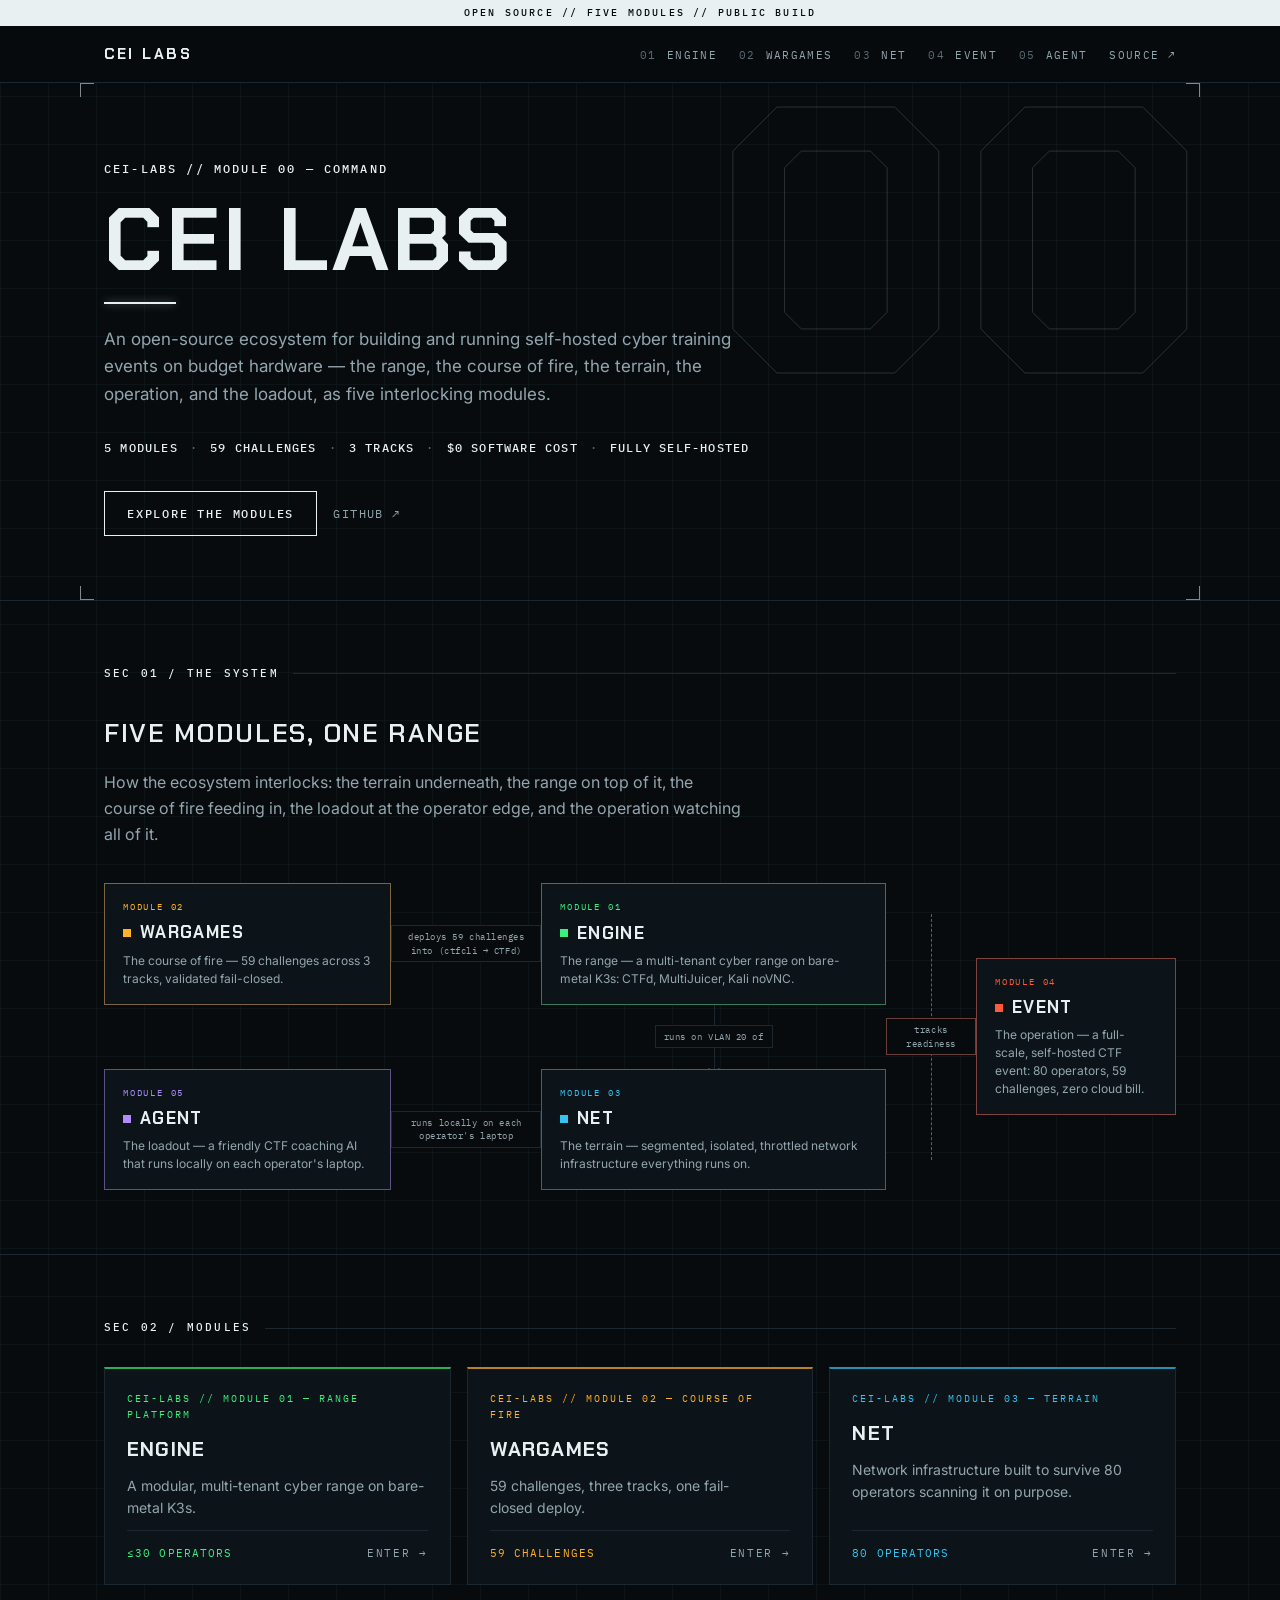
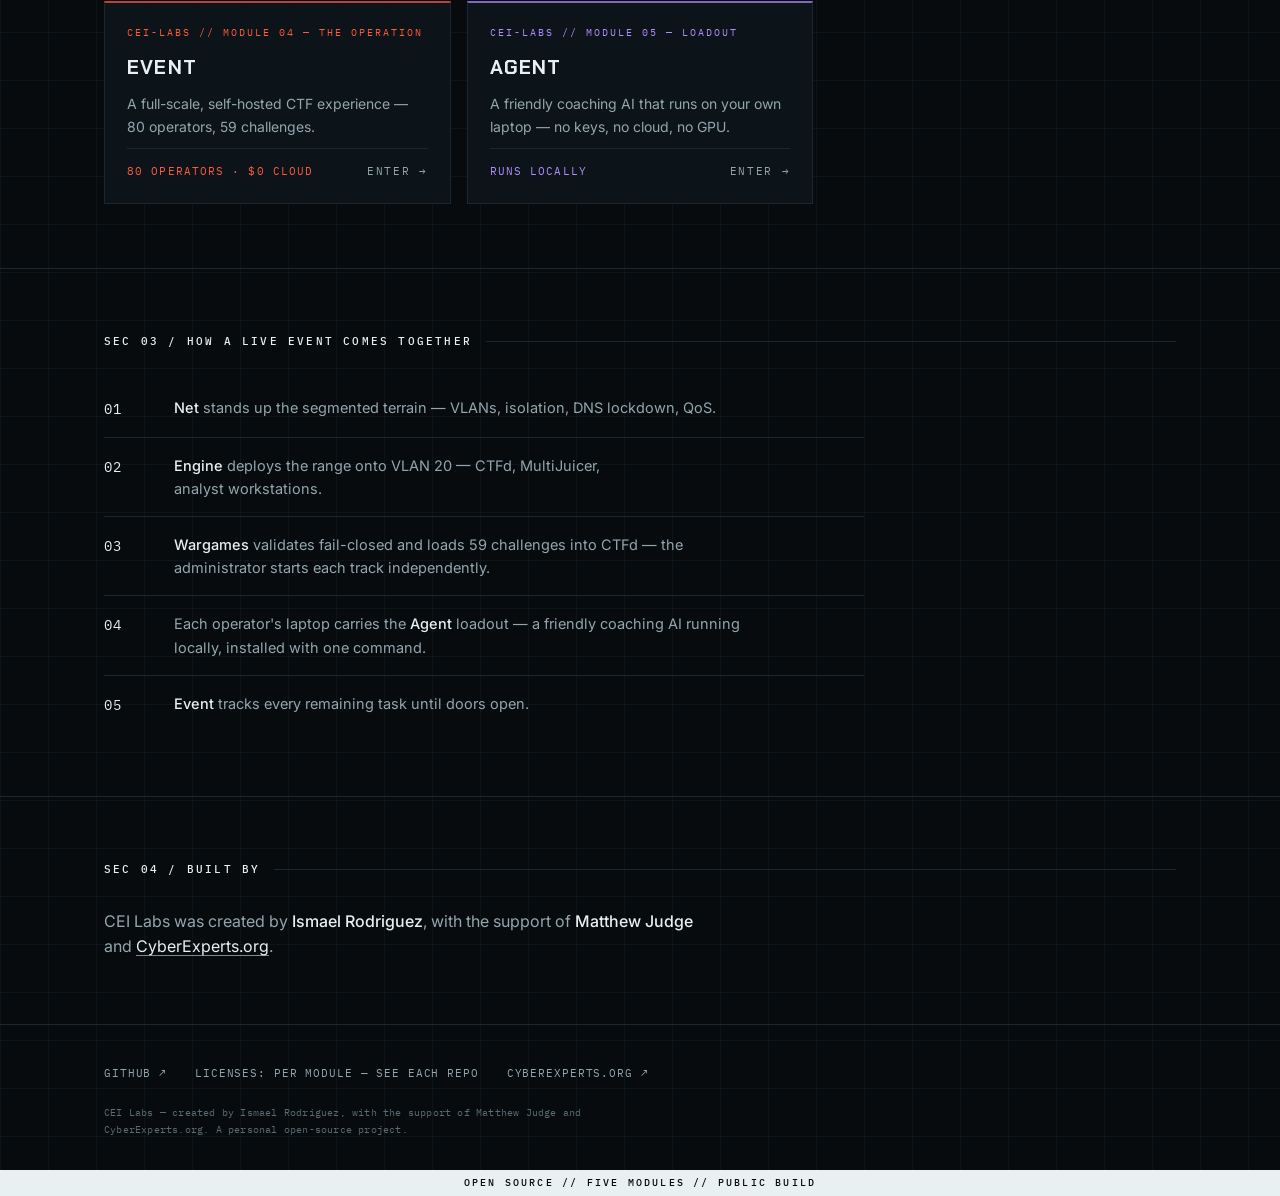
<file: index.html>
<!DOCTYPE html>
<html lang="en">
<head>
<meta charset="utf-8">
<meta name="viewport" content="width=device-width, initial-scale=1">
<title>CEI Labs — open-source cyber range ecosystem</title>
<meta name="description" content="Five interlocking modules for self-hosted CTF training events: the range, the course of fire, the terrain, the operation, and the loadout.">
<meta property="og:title" content="CEI Labs — open-source cyber range ecosystem">
<meta property="og:description" content="Five interlocking modules for self-hosted CTF training events: the range, the course of fire, the terrain, the operation, and the loadout.">
<meta property="og:type" content="website">
<meta property="og:url" content="https://cei-labs.cyberexperts.org/">
<link rel="preconnect" href="https://fonts.googleapis.com">
<link rel="preconnect" href="https://fonts.gstatic.com" crossorigin>
<link href="https://fonts.googleapis.com/css2?family=Chakra+Petch:wght@600;700&family=IBM+Plex+Mono:wght@400;500&family=Inter:wght@400;500&display=swap" rel="stylesheet">
<link rel="stylesheet" href="assets/style.css">
</head>
<body data-module="hub">

<div class="banner">OPEN SOURCE // FIVE MODULES // PUBLIC BUILD</div>

<nav class="nav" aria-label="Site">
  <div class="wrap">
    <a class="nav-brand" href="index.html">CEI LABS</a>
    <button class="nav-toggle" aria-expanded="false" aria-controls="navlinks">MENU</button>
    <ul class="nav-links" id="navlinks">
      <li><a href="engine/index.html"><span class="n">01</span> ENGINE</a></li>
      <li><a href="wargames/index.html"><span class="n">02</span> WARGAMES</a></li>
      <li><a href="net/index.html"><span class="n">03</span> NET</a></li>
      <li><a href="event/index.html"><span class="n">04</span> EVENT</a></li>
      <li><a href="agent/index.html"><span class="n">05</span> AGENT</a></li>
      <li><a href="https://github.com/stoptalkingishh" rel="noopener">SOURCE ↗</a></li>
    </ul>
  </div>
</nav>

<header class="hero">
  <div class="wrap fid">
    <i></i><i></i><i></i><i></i>
    <div class="ghost" aria-hidden="true">00</div>
    <div class="kicker">CEI-LABS // MODULE 00 — COMMAND</div>
    <h1>CEI Labs</h1>
    <p class="sub">An open-source ecosystem for building and running self-hosted cyber training events on budget hardware — the range, the course of fire, the terrain, the operation, and the loadout, as five interlocking modules.</p>
    <div class="statstrip"><b>5 MODULES</b><span class="dot">·</span><b>59 CHALLENGES</b><span class="dot">·</span><b>3 TRACKS</b><span class="dot">·</span><b>$0 SOFTWARE COST</b><span class="dot">·</span><b>FULLY SELF-HOSTED</b></div>
    <div class="ctas">
      <a class="cta" href="#modules">EXPLORE THE MODULES</a>
      <a class="cta-2" href="https://github.com/stoptalkingishh" rel="noopener">GITHUB ↗</a>
    </div>
  </div>
</header>

<main>
<section class="sec">
  <div class="wrap">
    <div class="sec-label">SEC 01 / THE SYSTEM</div>
    <h2>Five modules, one range</h2>
    <p style="margin-bottom:36px">How the ecosystem interlocks: the terrain underneath, the range on top of it, the course of fire feeding in, the loadout at the operator edge, and the operation watching all of it.</p>
    <div class="diagram">
      <a class="dnode d-wg c-wargames" style="--mc:var(--m-wargames)" href="wargames/index.html">
        <span class="des">MODULE 02</span>
        <span class="nm"><span class="led wip" style="background:var(--m-wargames)"></span>WARGAMES</span>
        <p>The course of fire — 59 challenges across 3 tracks, validated fail-closed.</p>
      </a>
      <div class="dconn dc-h d-ch"><span>deploys 59 challenges into (ctfcli → CTFd)</span></div>
      <a class="dnode d-en" style="--mc:var(--m-engine)" href="engine/index.html">
        <span class="des">MODULE 01</span>
        <span class="nm"><span class="led ok"></span>ENGINE</span>
        <p>The range — a multi-tenant cyber range on bare-metal K3s: CTFd, MultiJuicer, Kali noVNC.</p>
      </a>
      <div class="dconn dc-v d-cv"><span>runs on VLAN 20 of</span></div>
      <a class="dnode d-nt" style="--mc:var(--m-net)" href="net/index.html">
        <span class="des">MODULE 03</span>
        <span class="nm"><span class="led ok" style="background:var(--m-net)"></span>NET</span>
        <p>The terrain — segmented, isolated, throttled network infrastructure everything runs on.</p>
      </a>
      <div class="dconn dc-h d-ah"><span>runs locally on each operator's laptop</span></div>
      <a class="dnode d-ag" style="--mc:var(--m-agent)" href="agent/index.html">
        <span class="des">MODULE 05</span>
        <span class="nm"><span class="led ok" style="background:var(--m-agent)"></span>AGENT</span>
        <p>The loadout — a friendly CTF coaching AI that runs locally on each operator's laptop.</p>
      </a>
      <div class="dconn dc-dot"><span>tracks readiness</span></div>
      <a class="dnode d-ev" style="--mc:var(--m-event)" href="event/index.html">
        <span class="des">MODULE 04</span>
        <span class="nm"><span class="led wip" style="background:var(--m-event)"></span>EVENT</span>
        <p>The operation — a full-scale, self-hosted CTF event: 80 operators, 59 challenges, zero cloud bill.</p>
      </a>
    </div>
  </div>
</section>

<section class="sec" id="modules">
  <div class="wrap">
    <div class="sec-label">SEC 02 / MODULES</div>
    <div class="modgrid">
      <a class="modcard c-engine" href="engine/index.html">
        <span class="des">CEI-LABS // MODULE 01 — RANGE PLATFORM</span>
        <span class="nm">Engine</span>
        <p>A modular, multi-tenant cyber range on bare-metal K3s.</p>
        <span class="row"><span class="stat">≤30 OPERATORS</span><span class="go">ENTER →</span></span>
      </a>
      <a class="modcard c-wargames" href="wargames/index.html">
        <span class="des">CEI-LABS // MODULE 02 — COURSE OF FIRE</span>
        <span class="nm">Wargames</span>
        <p>59 challenges, three tracks, one fail-closed deploy.</p>
        <span class="row"><span class="stat">59 CHALLENGES</span><span class="go">ENTER →</span></span>
      </a>
      <a class="modcard c-net" href="net/index.html">
        <span class="des">CEI-LABS // MODULE 03 — TERRAIN</span>
        <span class="nm">Net</span>
        <p>Network infrastructure built to survive 80 operators scanning it on purpose.</p>
        <span class="row"><span class="stat">80 OPERATORS</span><span class="go">ENTER →</span></span>
      </a>
      <a class="modcard c-event" href="event/index.html">
        <span class="des">CEI-LABS // MODULE 04 — THE OPERATION</span>
        <span class="nm">Event</span>
        <p>A full-scale, self-hosted CTF experience — 80 operators, 59 challenges.</p>
        <span class="row"><span class="stat">80 OPERATORS · $0 CLOUD</span><span class="go">ENTER →</span></span>
      </a>
      <a class="modcard c-agent" href="agent/index.html">
        <span class="des">CEI-LABS // MODULE 05 — LOADOUT</span>
        <span class="nm">Agent</span>
        <p>A friendly coaching AI that runs on your own laptop — no keys, no cloud, no GPU.</p>
        <span class="row"><span class="stat">RUNS LOCALLY</span><span class="go">ENTER →</span></span>
      </a>
    </div>
  </div>
</section>

<section class="sec">
  <div class="wrap">
    <div class="sec-label">SEC 03 / HOW A LIVE EVENT COMES TOGETHER</div>
    <ol class="seq">
      <li><p><strong>Net</strong> stands up the segmented terrain — VLANs, isolation, DNS lockdown, QoS.</p></li>
      <li><p><strong>Engine</strong> deploys the range onto VLAN 20 — CTFd, MultiJuicer, analyst workstations.</p></li>
      <li><p><strong>Wargames</strong> validates fail-closed and loads 59 challenges into CTFd — the administrator starts each track independently.</p></li>
      <li><p>Each operator's laptop carries the <strong>Agent</strong> loadout — a friendly coaching AI running locally, installed with one command.</p></li>
      <li><p><strong>Event</strong> tracks every remaining task until doors open.</p></li>
    </ol>
  </div>
</section>

<section class="sec">
  <div class="wrap">
    <div class="sec-label">SEC 04 / BUILT BY</div>
    <p>CEI Labs was created by <strong>Ismael Rodriguez</strong>, with the support of <strong>Matthew Judge</strong> and <a href="https://cyberexperts.org" rel="noopener">CyberExperts.org</a>.</p>
  </div>
</section>
</main>

<footer>
  <div class="wrap">
    <div class="foot-row">
      <a href="https://github.com/stoptalkingishh" rel="noopener">GITHUB ↗</a>
      <span>LICENSES: PER MODULE — SEE EACH REPO</span>
      <a href="https://cyberexperts.org" rel="noopener">CYBEREXPERTS.ORG ↗</a>
    </div>
    <p class="disclaimer">CEI Labs — created by Ismael Rodriguez, with the support of Matthew Judge and CyberExperts.org. A personal open-source project.</p>
  </div>
</footer>

<div class="banner">OPEN SOURCE // FIVE MODULES // PUBLIC BUILD</div>

<script src="assets/site.js"></script>
</body>
</html>
</file>
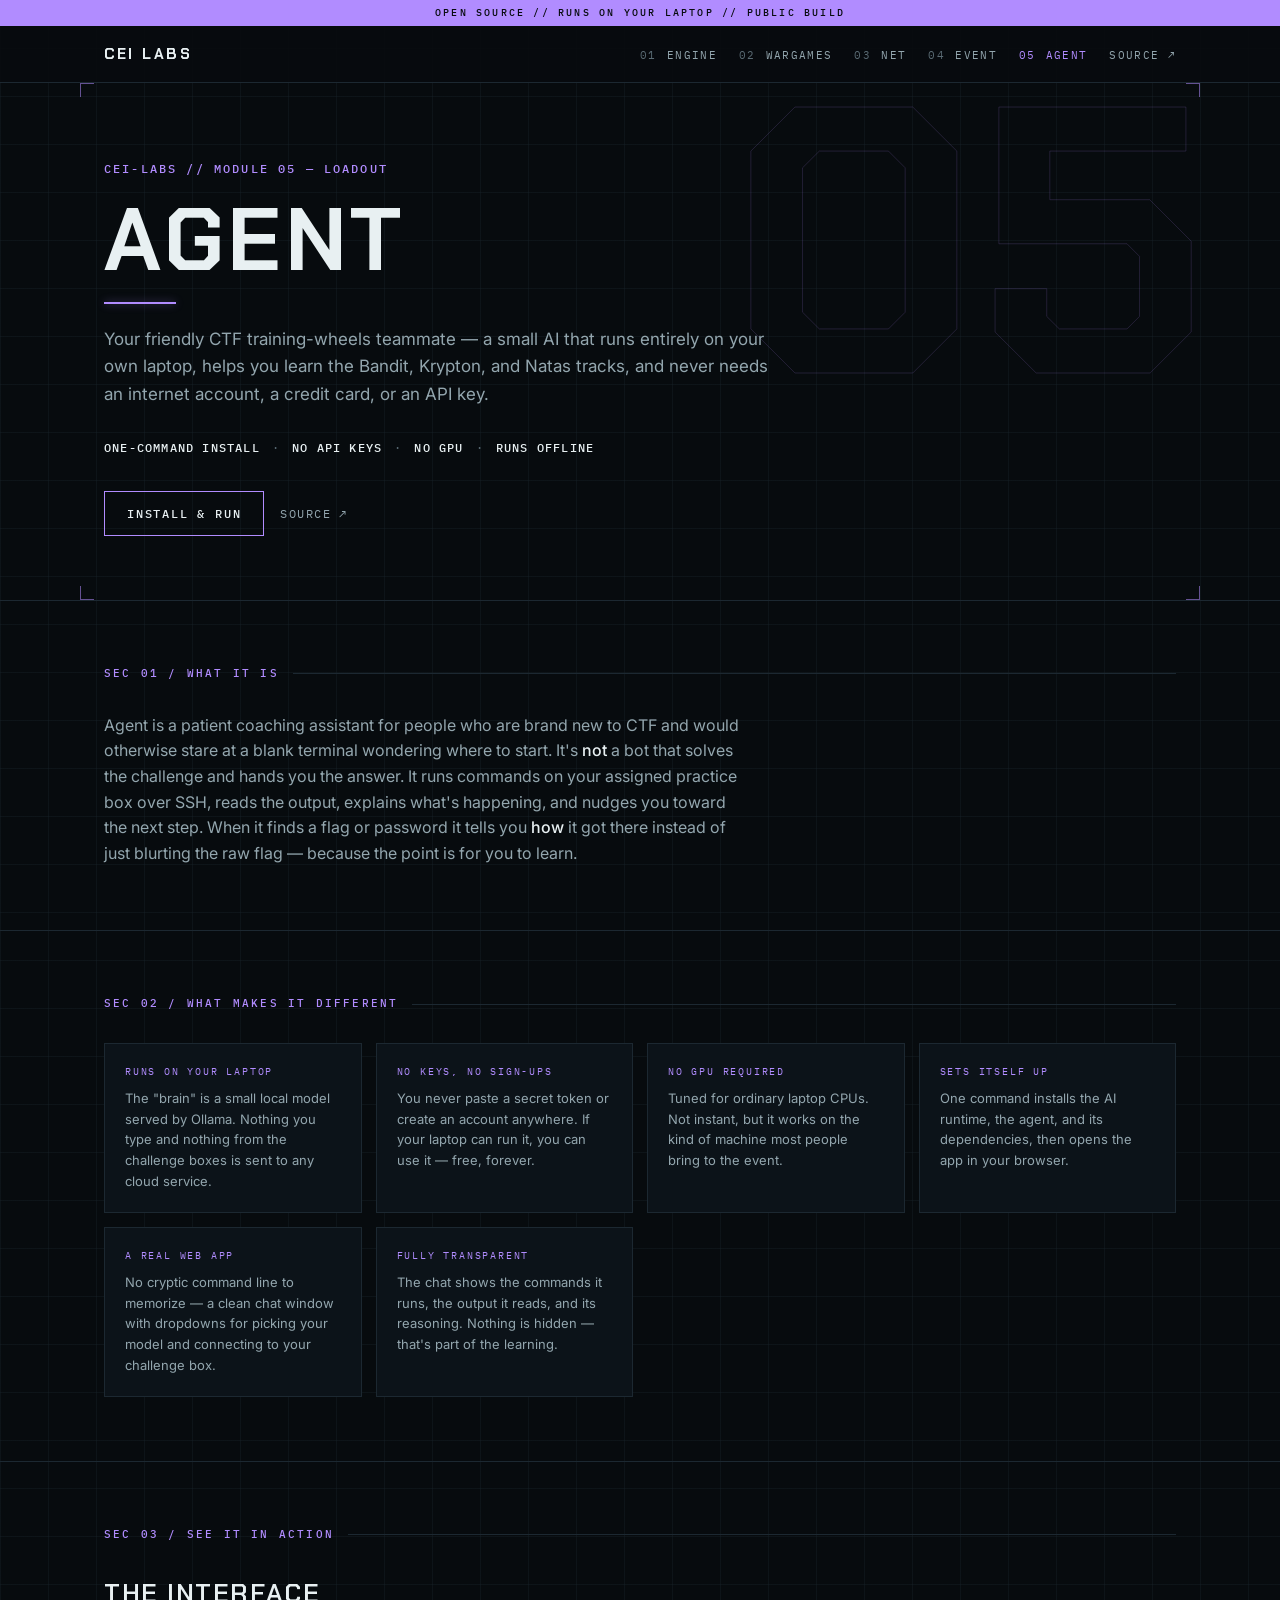
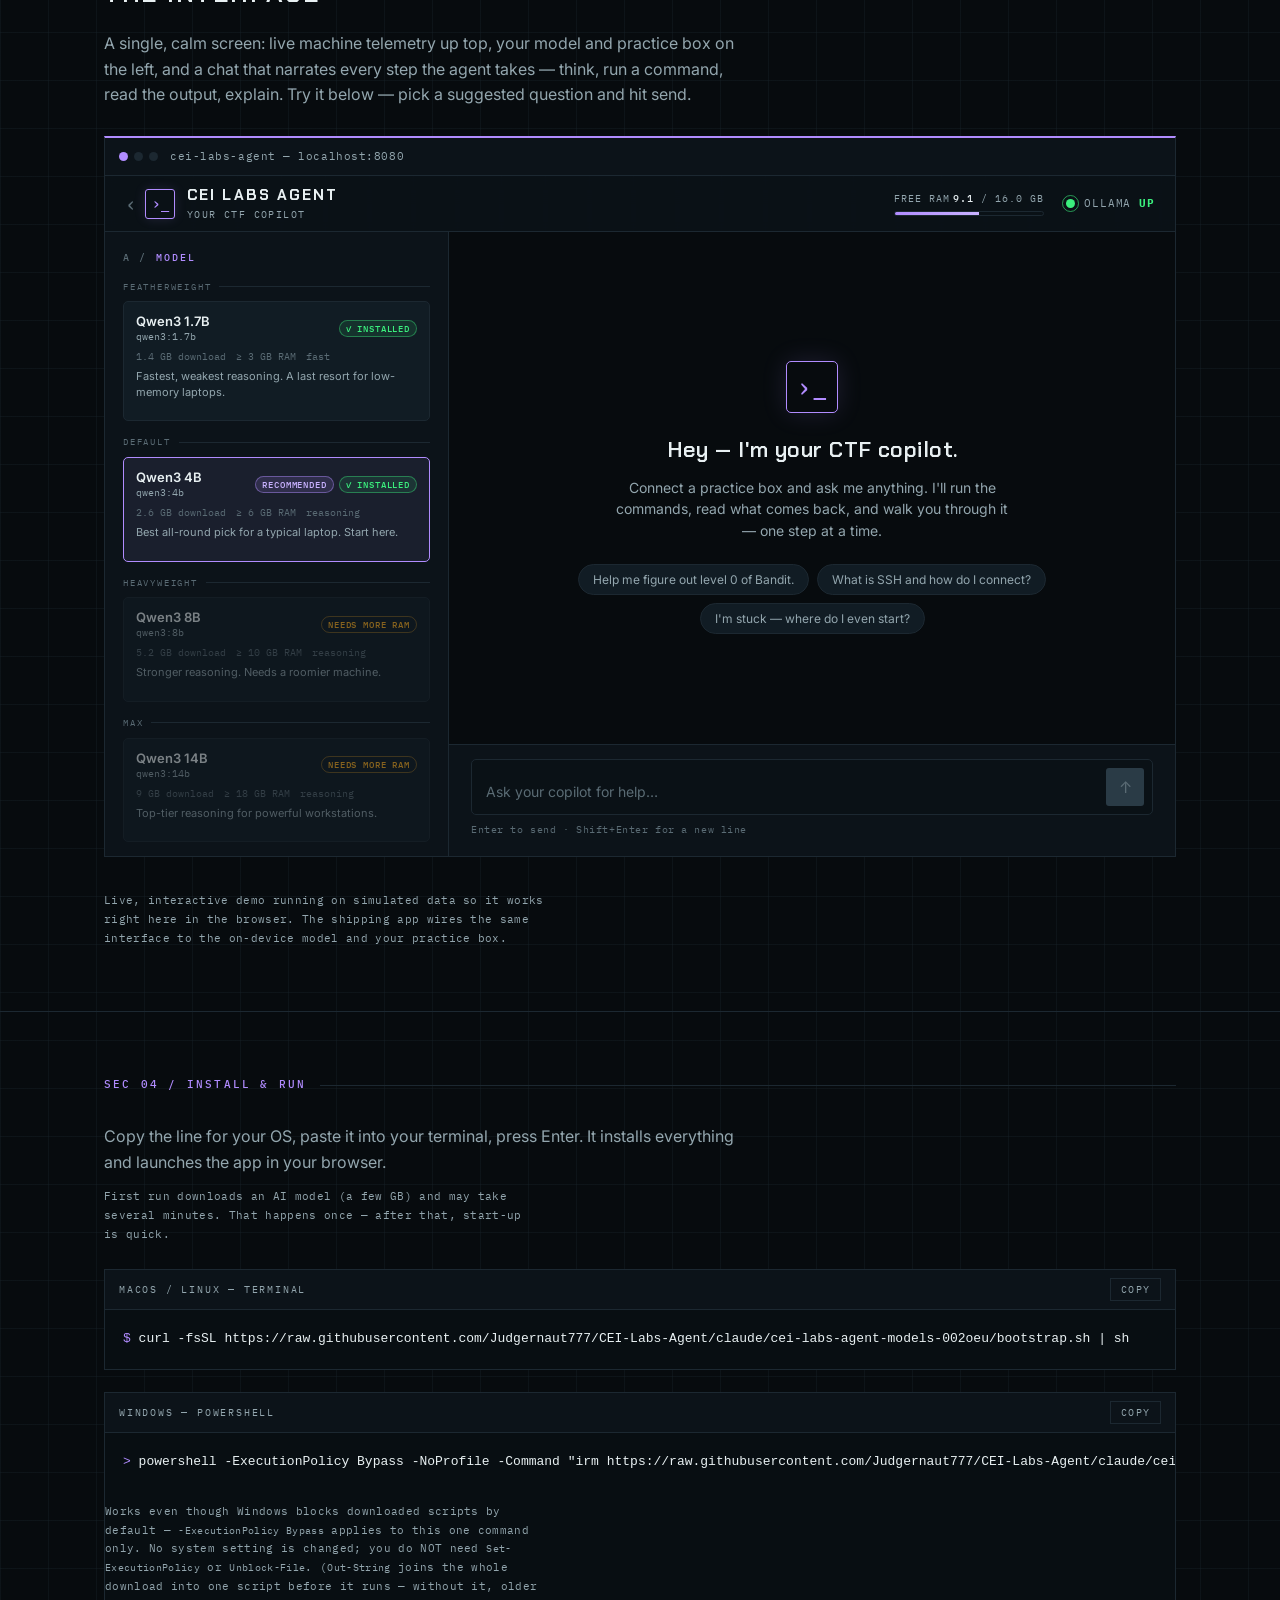
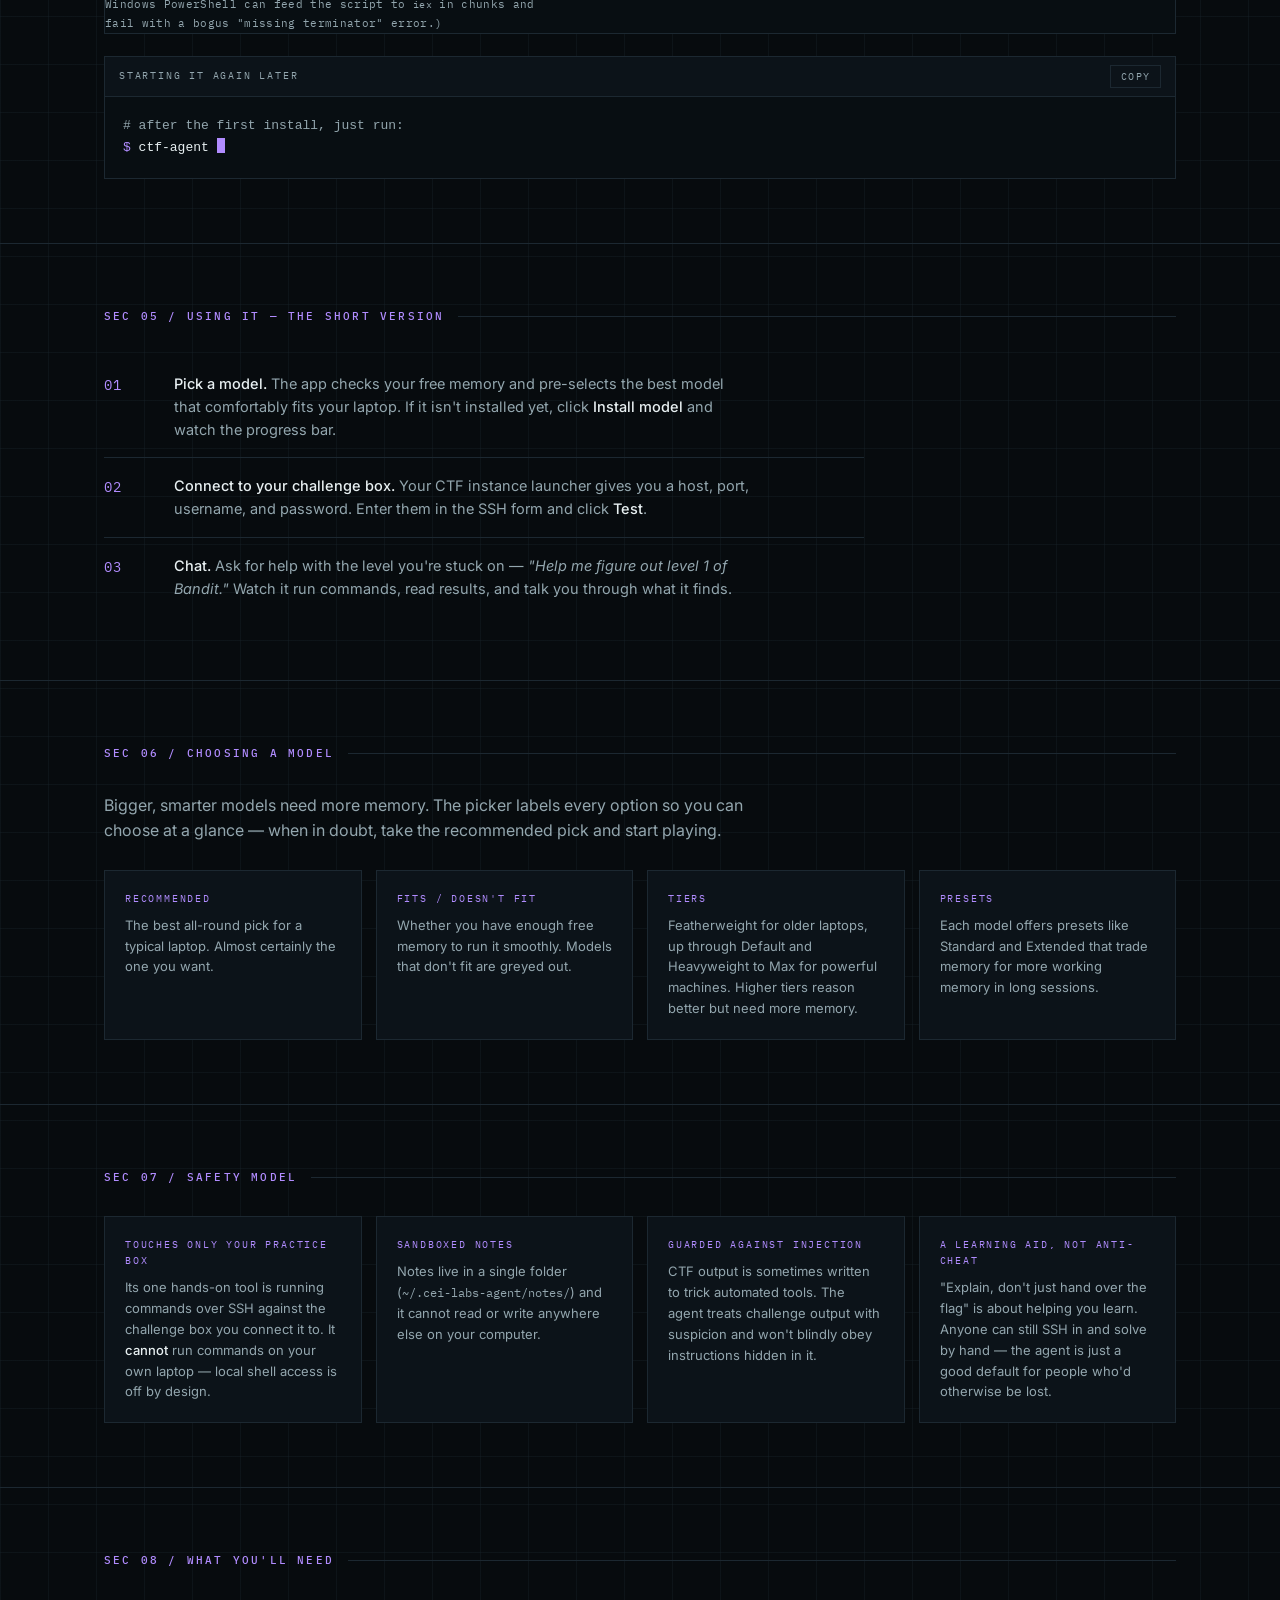
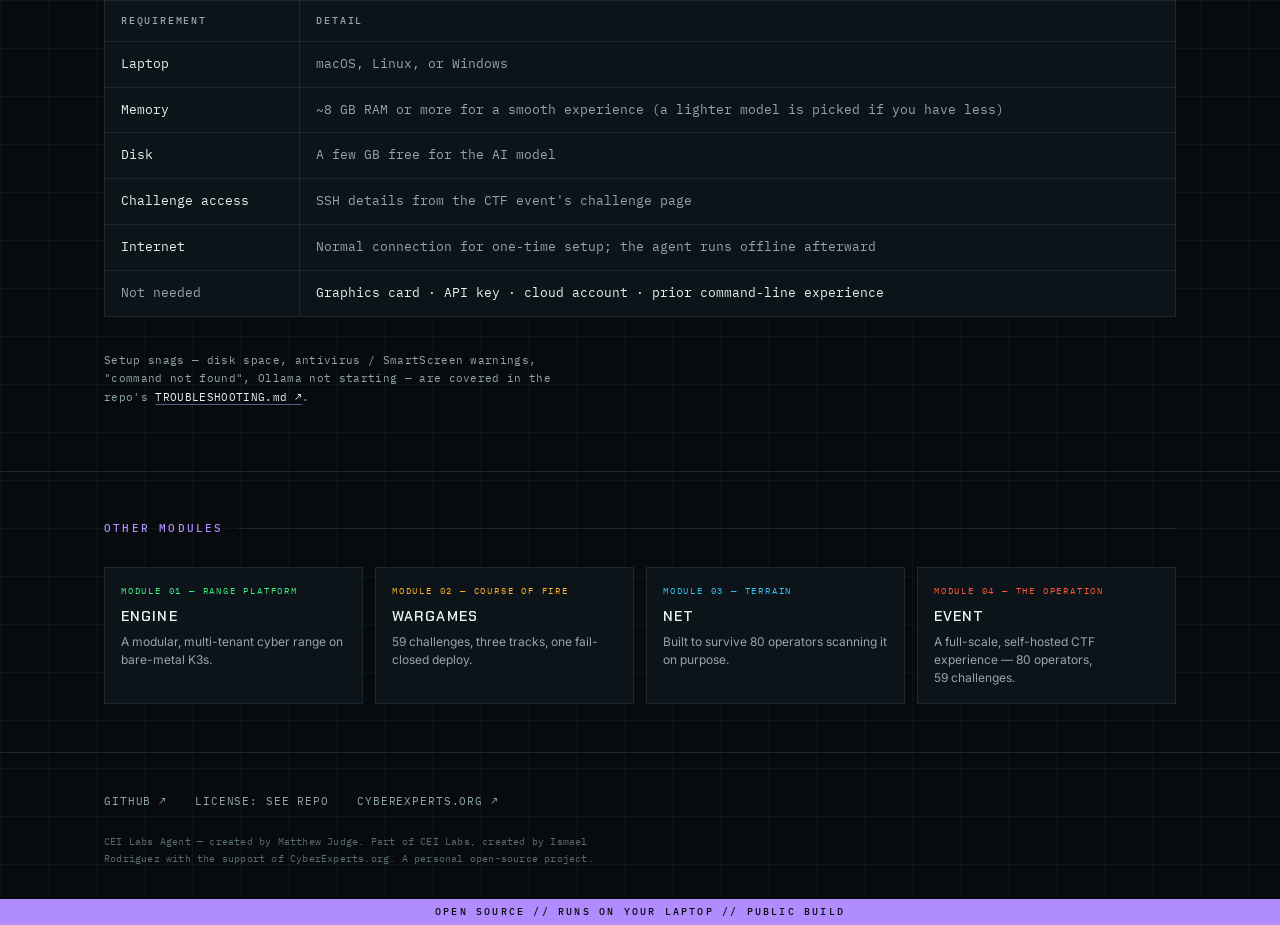
<file: agent/index.html>
<!DOCTYPE html>
<html lang="en">
<head>
<meta charset="utf-8">
<meta name="viewport" content="width=device-width, initial-scale=1">
<title>Agent — CEI Labs</title>
<meta name="description" content="A friendly CTF coaching assistant that runs a small AI model entirely on your own laptop. No API keys, no cloud, no GPU.">
<meta property="og:title" content="Agent — CEI Labs">
<meta property="og:description" content="A friendly CTF coaching assistant that runs a small AI model entirely on your own laptop. No API keys, no cloud, no GPU.">
<meta property="og:type" content="website">
<meta property="og:url" content="https://cei-labs.cyberexperts.org/agent/">
<link rel="preconnect" href="https://fonts.googleapis.com">
<link rel="preconnect" href="https://fonts.gstatic.com" crossorigin>
<link href="https://fonts.googleapis.com/css2?family=Chakra+Petch:wght@600;700&family=IBM+Plex+Mono:wght@400;500&family=Inter:wght@400;500&display=swap" rel="stylesheet">
<link rel="stylesheet" href="../assets/style.css">
</head>
<body data-module="agent">

<div class="banner">OPEN SOURCE // RUNS ON YOUR LAPTOP // PUBLIC BUILD</div>

<nav class="nav" aria-label="Site">
  <div class="wrap">
    <a class="nav-brand" href="../index.html">CEI LABS</a>
    <button class="nav-toggle" aria-expanded="false" aria-controls="navlinks">MENU</button>
    <ul class="nav-links" id="navlinks">
      <li><a href="../engine/index.html"><span class="n">01</span> ENGINE</a></li>
      <li><a href="../wargames/index.html"><span class="n">02</span> WARGAMES</a></li>
      <li><a href="../net/index.html"><span class="n">03</span> NET</a></li>
      <li><a href="../event/index.html"><span class="n">04</span> EVENT</a></li>
      <li><a href="index.html" aria-current="page"><span class="n">05</span> AGENT</a></li>
      <li><a href="https://github.com/Judgernaut777/CEI-Labs-Agent" rel="noopener">SOURCE ↗</a></li>
    </ul>
  </div>
</nav>

<header class="hero">
  <div class="wrap fid">
    <i></i><i></i><i></i><i></i>
    <div class="ghost" aria-hidden="true">05</div>
    <div class="kicker">CEI-LABS // MODULE 05 — LOADOUT</div>
    <h1>Agent</h1>
    <p class="sub">Your friendly CTF training-wheels teammate — a small AI that runs entirely on your own laptop, helps you learn the Bandit, Krypton, and Natas tracks, and never needs an internet account, a credit card, or an API key.</p>
    <div class="statstrip"><b>ONE-COMMAND INSTALL</b><span class="dot">·</span><b>NO API KEYS</b><span class="dot">·</span><b>NO GPU</b><span class="dot">·</span><b>RUNS OFFLINE</b></div>
    <div class="ctas">
      <a class="cta" href="#install">INSTALL &amp; RUN</a>
      <a class="cta-2" href="https://github.com/Judgernaut777/CEI-Labs-Agent" rel="noopener">SOURCE ↗</a>
    </div>
  </div>
</header>

<main>
<section class="sec">
  <div class="wrap">
    <div class="sec-label">SEC 01 / WHAT IT IS</div>
    <p>Agent is a patient coaching assistant for people who are brand new to CTF and would otherwise stare at a blank terminal wondering where to start. It's <strong>not</strong> a bot that solves the challenge and hands you the answer. It runs commands on your assigned practice box over SSH, reads the output, explains what's happening, and nudges you toward the next step. When it finds a flag or password it tells you <strong>how</strong> it got there instead of just blurting the raw flag — because the point is for you to learn.</p>
  </div>
</section>

<section class="sec">
  <div class="wrap">
    <div class="sec-label">SEC 02 / WHAT MAKES IT DIFFERENT</div>
    <div class="cards">
      <div class="card">
        <div class="k">RUNS ON YOUR LAPTOP</div>
        <p>The "brain" is a small local model served by Ollama. Nothing you type and nothing from the challenge boxes is sent to any cloud service.</p>
      </div>
      <div class="card">
        <div class="k">NO KEYS, NO SIGN-UPS</div>
        <p>You never paste a secret token or create an account anywhere. If your laptop can run it, you can use it — free, forever.</p>
      </div>
      <div class="card">
        <div class="k">NO GPU REQUIRED</div>
        <p>Tuned for ordinary laptop CPUs. Not instant, but it works on the kind of machine most people bring to the event.</p>
      </div>
      <div class="card">
        <div class="k">SETS ITSELF UP</div>
        <p>One command installs the AI runtime, the agent, and its dependencies, then opens the app in your browser.</p>
      </div>
      <div class="card">
        <div class="k">A REAL WEB APP</div>
        <p>No cryptic command line to memorize — a clean chat window with dropdowns for picking your model and connecting to your challenge box.</p>
      </div>
      <div class="card">
        <div class="k">FULLY TRANSPARENT</div>
        <p>The chat shows the commands it runs, the output it reads, and its reasoning. Nothing is hidden — that's part of the learning.</p>
      </div>
    </div>
  </div>
</section>

<section class="sec" id="preview">
  <div class="wrap">
    <div class="sec-label">SEC 03 / SEE IT IN ACTION</div>
    <h2>The interface</h2>
    <p style="margin-bottom:28px">A single, calm screen: live machine telemetry up top, your model and practice box on the left, and a chat that narrates every step the agent takes — think, run a command, read the output, explain. Try it below — pick a suggested question and hit send.</p>
    <div style="border:1px solid var(--line);background:var(--bg-1);border-top:2px solid var(--m-agent);overflow:hidden">
      <div style="display:flex;align-items:center;gap:12px;padding:10px 14px;border-bottom:1px solid var(--line);font-family:var(--f-mono);font-size:11px;letter-spacing:.05em;color:var(--text-2)">
        <span style="display:flex;gap:6px" aria-hidden="true"><span style="width:9px;height:9px;border-radius:50%;background:var(--m-agent)"></span><span style="width:9px;height:9px;border-radius:50%;background:var(--line)"></span><span style="width:9px;height:9px;border-radius:50%;background:var(--line)"></span></span>
        <span>cei-labs-agent — localhost:8080</span>
      </div>
      <iframe src="app.html" title="CEI Labs Agent — live interface preview" loading="lazy" style="display:block;width:100%;height:680px;border:0;background:#070B0E"></iframe>
    </div>
    <p class="note mt-l">Live, interactive demo running on simulated data so it works right here in the browser. The shipping app wires the same interface to the on-device model and your practice box.</p>
  </div>
</section>

<section class="sec" id="install">
  <div class="wrap">
    <div class="sec-label">SEC 04 / INSTALL &amp; RUN</div>
    <p style="margin-bottom:12px">Copy the line for your OS, paste it into your terminal, press Enter. It installs everything and launches the app in your browser.</p>
    <p class="note" style="margin-bottom:26px">First run downloads an AI model (a few GB) and may take several minutes. That happens once — after that, start-up is quick.</p>
    <div class="term">
      <div class="term-bar">
        <span class="term-title">macOS / Linux — Terminal</span>
        <button class="term-copy" type="button">COPY</button>
      </div>
      <pre><span class="pr">$</span> curl -fsSL https://raw.githubusercontent.com/Judgernaut777/CEI-Labs-Agent/claude/cei-labs-agent-models-002oeu/bootstrap.sh | sh</pre>
    </div>
    <div class="term mt">
      <div class="term-bar">
        <span class="term-title">Windows — PowerShell</span>
        <button class="term-copy" type="button">COPY</button>
      </div>
      <pre><span class="pr">&gt;</span> powershell -ExecutionPolicy Bypass -NoProfile -Command "irm https://raw.githubusercontent.com/Judgernaut777/CEI-Labs-Agent/claude/cei-labs-agent-models-002oeu/bootstrap.ps1 | Out-String | iex"</pre>
      <p class="note" style="margin-top:10px">Works even though Windows blocks downloaded scripts by default — <code>-ExecutionPolicy Bypass</code> applies to this one command only. No system setting is changed; you do NOT need <code>Set-ExecutionPolicy</code> or <code>Unblock-File</code>. (<code>Out-String</code> joins the whole download into one script before it runs — without it, older Windows PowerShell can feed the script to <code>iex</code> in chunks and fail with a bogus "missing terminator" error.)</p>
    </div>
    <div class="term mt">
      <div class="term-bar">
        <span class="term-title">starting it again later</span>
        <button class="term-copy" type="button">COPY</button>
      </div>
      <pre><span class="cm"># after the first install, just run:</span>
<span class="pr">$</span> ctf-agent <span class="cursor"></span></pre>
    </div>
  </div>
</section>

<section class="sec">
  <div class="wrap">
    <div class="sec-label">SEC 05 / USING IT — THE SHORT VERSION</div>
    <ol class="seq">
      <li><p><strong>Pick a model.</strong> The app checks your free memory and pre-selects the best model that comfortably fits your laptop. If it isn't installed yet, click <strong>Install model</strong> and watch the progress bar.</p></li>
      <li><p><strong>Connect to your challenge box.</strong> Your CTF instance launcher gives you a host, port, username, and password. Enter them in the SSH form and click <strong>Test</strong>.</p></li>
      <li><p><strong>Chat.</strong> Ask for help with the level you're stuck on — <em>"Help me figure out level 1 of Bandit."</em> Watch it run commands, read results, and talk you through what it finds.</p></li>
    </ol>
  </div>
</section>

<section class="sec">
  <div class="wrap">
    <div class="sec-label">SEC 06 / CHOOSING A MODEL</div>
    <p style="margin-bottom:26px">Bigger, smarter models need more memory. The picker labels every option so you can choose at a glance — when in doubt, take the recommended pick and start playing.</p>
    <div class="cards">
      <div class="card">
        <div class="k">RECOMMENDED</div>
        <p>The best all-round pick for a typical laptop. Almost certainly the one you want.</p>
      </div>
      <div class="card">
        <div class="k">FITS / DOESN'T FIT</div>
        <p>Whether you have enough free memory to run it smoothly. Models that don't fit are greyed out.</p>
      </div>
      <div class="card">
        <div class="k">TIERS</div>
        <p>Featherweight for older laptops, up through Default and Heavyweight to Max for powerful machines. Higher tiers reason better but need more memory.</p>
      </div>
      <div class="card">
        <div class="k">PRESETS</div>
        <p>Each model offers presets like Standard and Extended that trade memory for more working memory in long sessions.</p>
      </div>
    </div>
  </div>
</section>

<section class="sec">
  <div class="wrap">
    <div class="sec-label">SEC 07 / SAFETY MODEL</div>
    <div class="cards">
      <div class="card">
        <div class="k">TOUCHES ONLY YOUR PRACTICE BOX</div>
        <p>Its one hands-on tool is running commands over SSH against the challenge box you connect it to. It <strong>cannot</strong> run commands on your own laptop — local shell access is off by design.</p>
      </div>
      <div class="card">
        <div class="k">SANDBOXED NOTES</div>
        <p>Notes live in a single folder (<code>~/.cei-labs-agent/notes/</code>) and it cannot read or write anywhere else on your computer.</p>
      </div>
      <div class="card">
        <div class="k">GUARDED AGAINST INJECTION</div>
        <p>CTF output is sometimes written to trick automated tools. The agent treats challenge output with suspicion and won't blindly obey instructions hidden in it.</p>
      </div>
      <div class="card">
        <div class="k">A LEARNING AID, NOT ANTI-CHEAT</div>
        <p>"Explain, don't just hand over the flag" is about helping you learn. Anyone can still SSH in and solve by hand — the agent is just a good default for people who'd otherwise be lost.</p>
      </div>
    </div>
  </div>
</section>

<section class="sec">
  <div class="wrap">
    <div class="sec-label">SEC 08 / WHAT YOU'LL NEED</div>
    <div class="plate-scroll">
      <table class="plate">
        <thead><tr><th scope="col">Requirement</th><th scope="col">Detail</th></tr></thead>
        <tbody>
          <tr><td>Laptop</td><td class="mut">macOS, Linux, or Windows</td></tr>
          <tr><td>Memory</td><td class="mut">~8 GB RAM or more for a smooth experience (a lighter model is picked if you have less)</td></tr>
          <tr><td>Disk</td><td class="mut">A few GB free for the AI model</td></tr>
          <tr><td>Challenge access</td><td class="mut">SSH details from the CTF event's challenge page</td></tr>
          <tr><td>Internet</td><td class="mut">Normal connection for one-time setup; the agent runs offline afterward</td></tr>
          <tr><td class="mut">Not needed</td><td>Graphics card · API key · cloud account · prior command-line experience</td></tr>
        </tbody>
      </table>
    </div>
    <p class="note mt-l">Setup snags — disk space, antivirus / SmartScreen warnings, "command not found", Ollama not starting — are covered in the repo's <a href="https://github.com/Judgernaut777/CEI-Labs-Agent/blob/main/TROUBLESHOOTING.md" rel="noopener">TROUBLESHOOTING.md ↗</a>.</p>
  </div>
</section>

<section class="strip">
  <div class="wrap">
    <div class="sec-label">OTHER MODULES</div>
    <div class="strip-grid">
      <a class="tile" style="--mc:var(--m-engine)" href="../engine/index.html"><span class="des">MODULE 01 — RANGE PLATFORM</span><span class="nm">Engine</span><p>A modular, multi-tenant cyber range on bare-metal K3s.</p></a>
      <a class="tile" style="--mc:var(--m-wargames)" href="../wargames/index.html"><span class="des">MODULE 02 — COURSE OF FIRE</span><span class="nm">Wargames</span><p>59 challenges, three tracks, one fail-closed deploy.</p></a>
      <a class="tile" style="--mc:var(--m-net)" href="../net/index.html"><span class="des">MODULE 03 — TERRAIN</span><span class="nm">Net</span><p>Built to survive 80 operators scanning it on purpose.</p></a>
      <a class="tile" style="--mc:var(--m-event)" href="../event/index.html"><span class="des">MODULE 04 — THE OPERATION</span><span class="nm">Event</span><p>A full-scale, self-hosted CTF experience — 80 operators, 59 challenges.</p></a>
    </div>
  </div>
</section>
</main>

<footer>
  <div class="wrap">
    <div class="foot-row">
      <a href="https://github.com/Judgernaut777/CEI-Labs-Agent" rel="noopener">GITHUB ↗</a>
      <span>LICENSE: SEE REPO</span>
      <a href="https://cyberexperts.org" rel="noopener">CYBEREXPERTS.ORG ↗</a>
    </div>
    <p class="disclaimer">CEI Labs Agent — created by Matthew Judge. Part of CEI Labs, created by Ismael Rodriguez with the support of CyberExperts.org. A personal open-source project.</p>
  </div>
</footer>

<div class="banner">OPEN SOURCE // RUNS ON YOUR LAPTOP // PUBLIC BUILD</div>

<script src="../assets/site.js"></script>
</body>
</html>
</file>
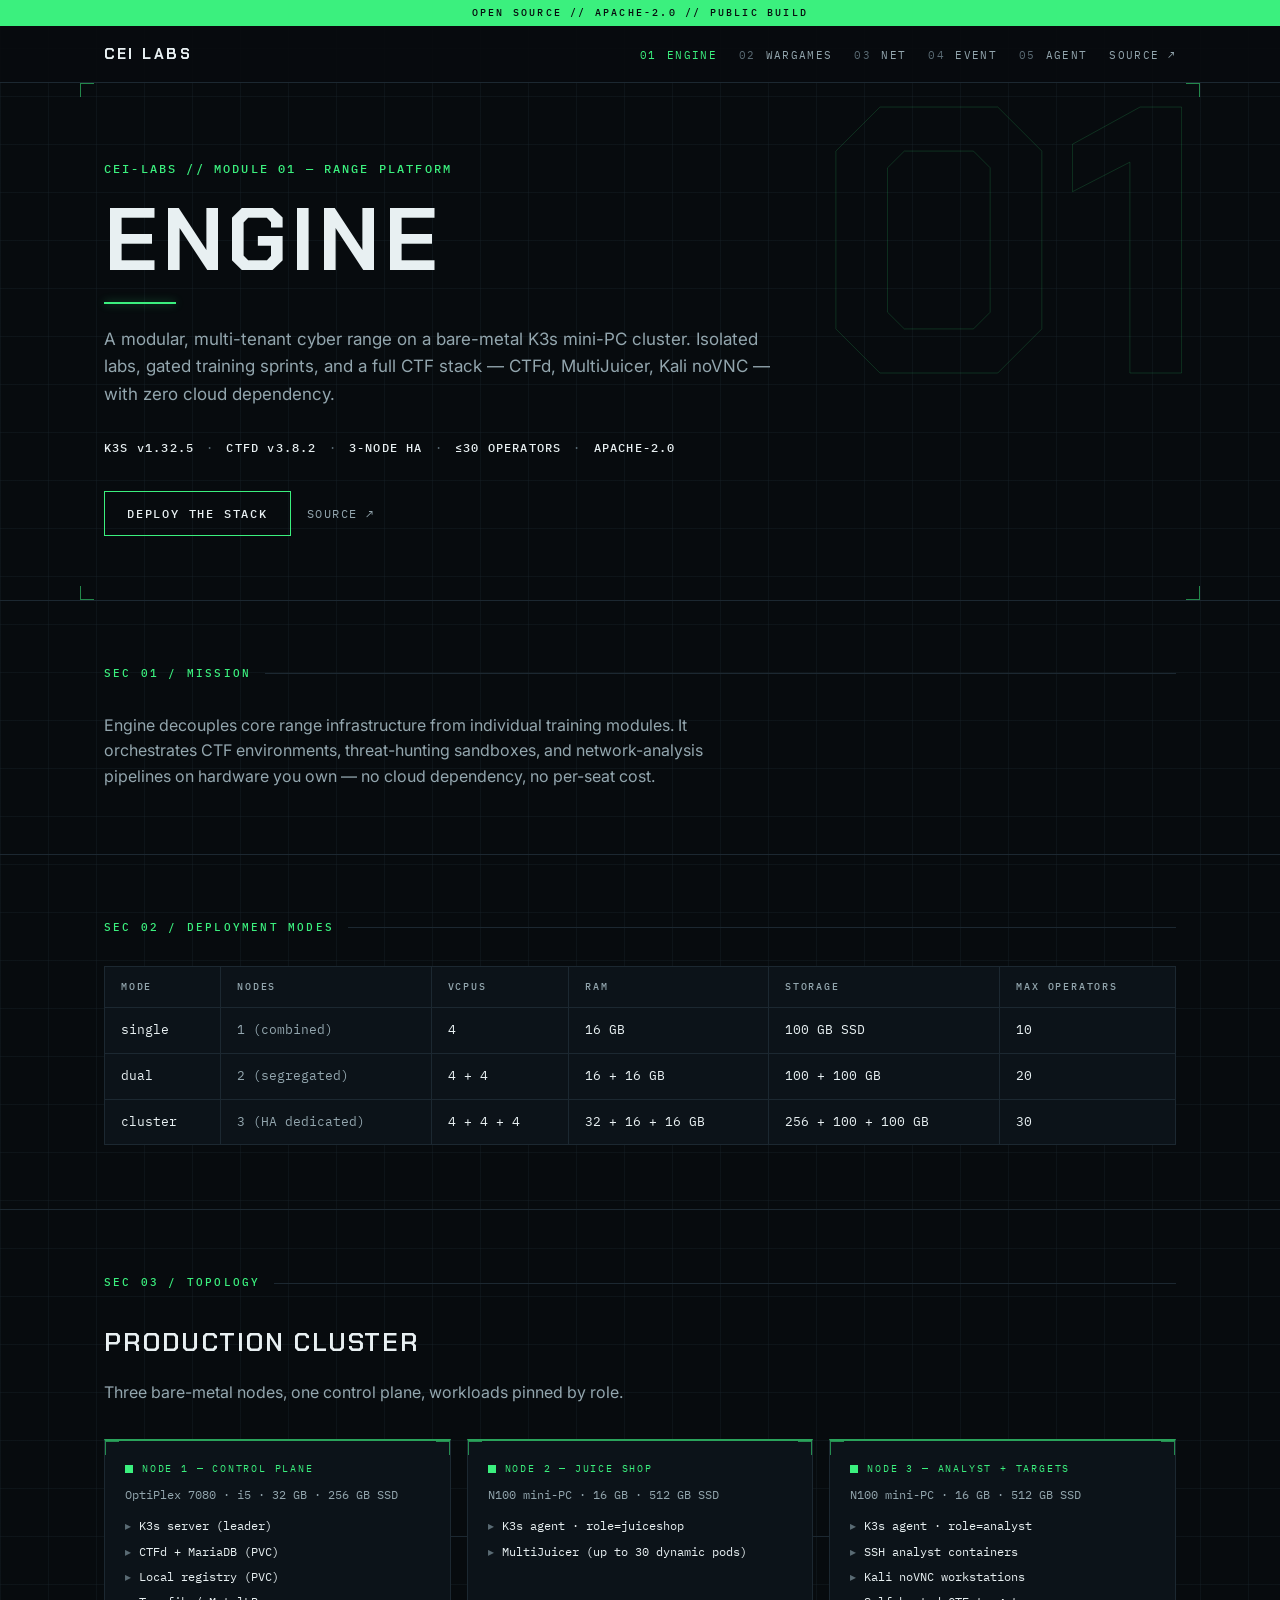
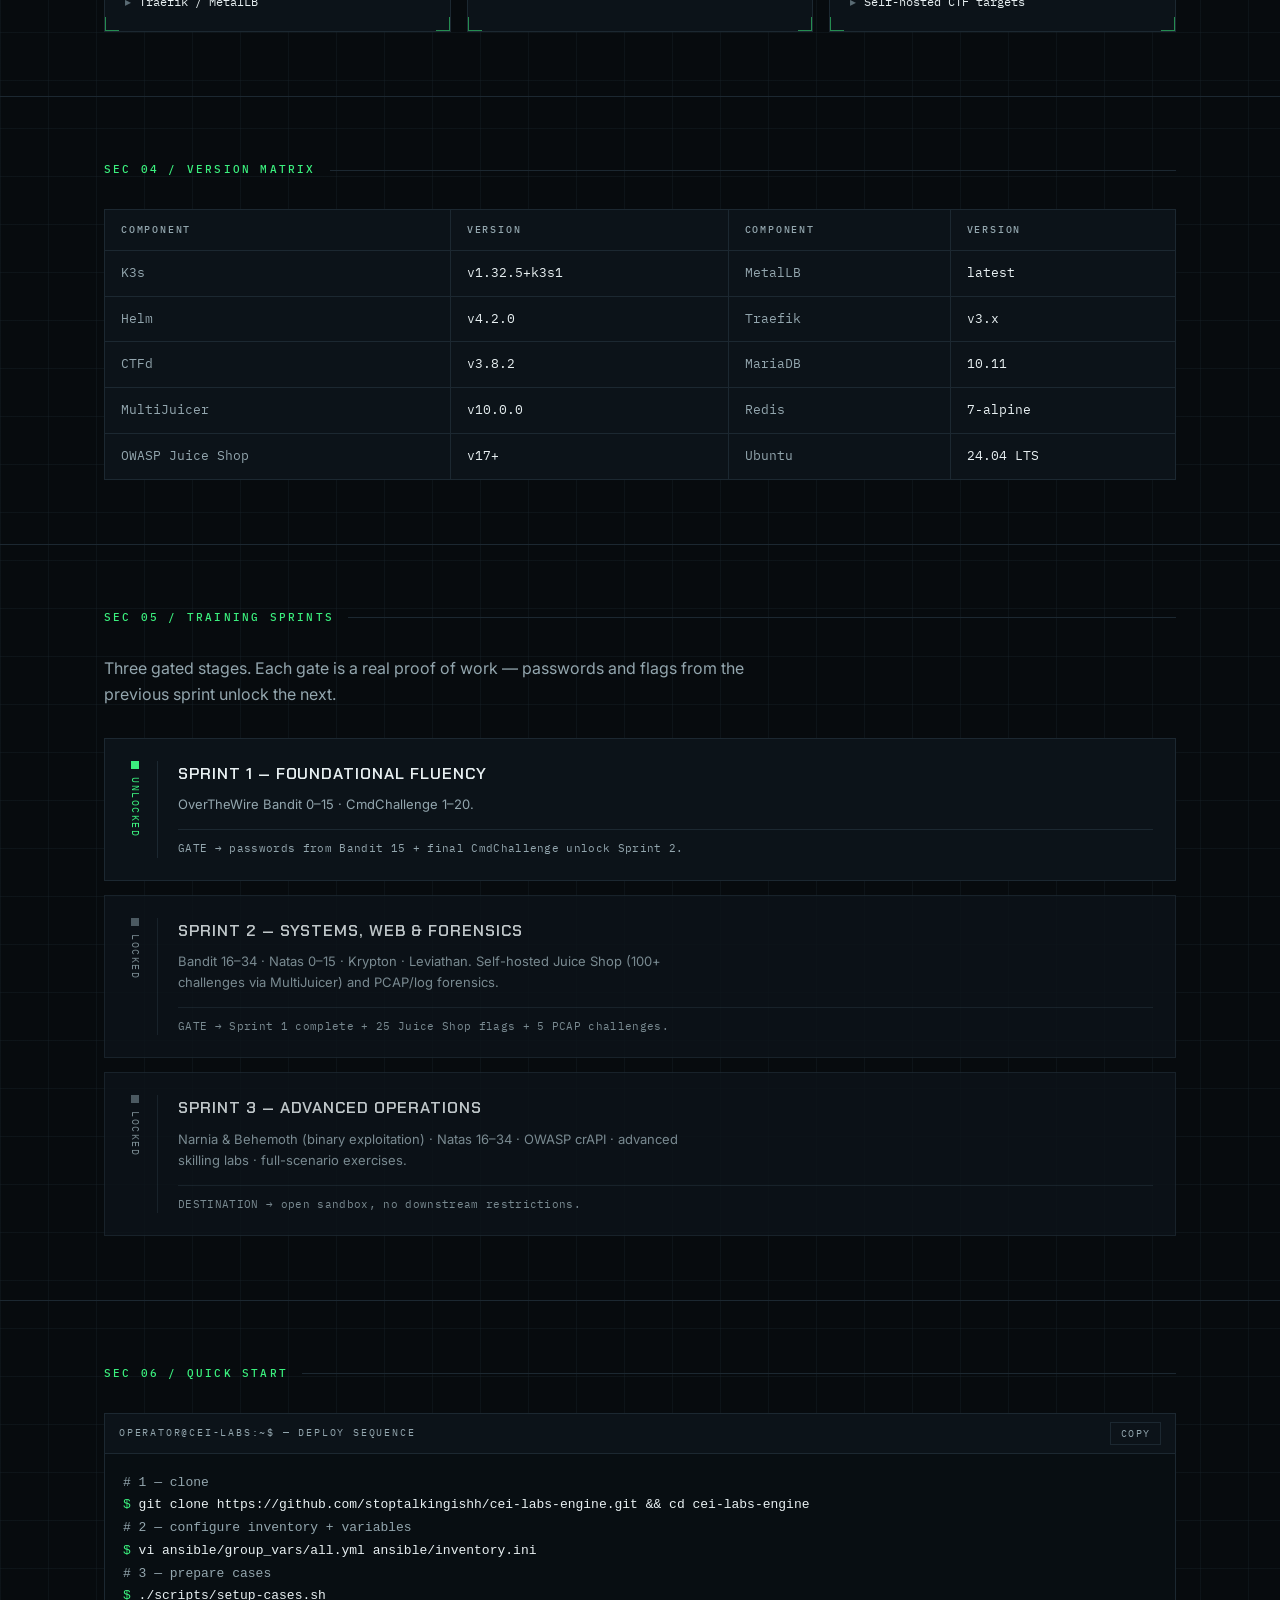
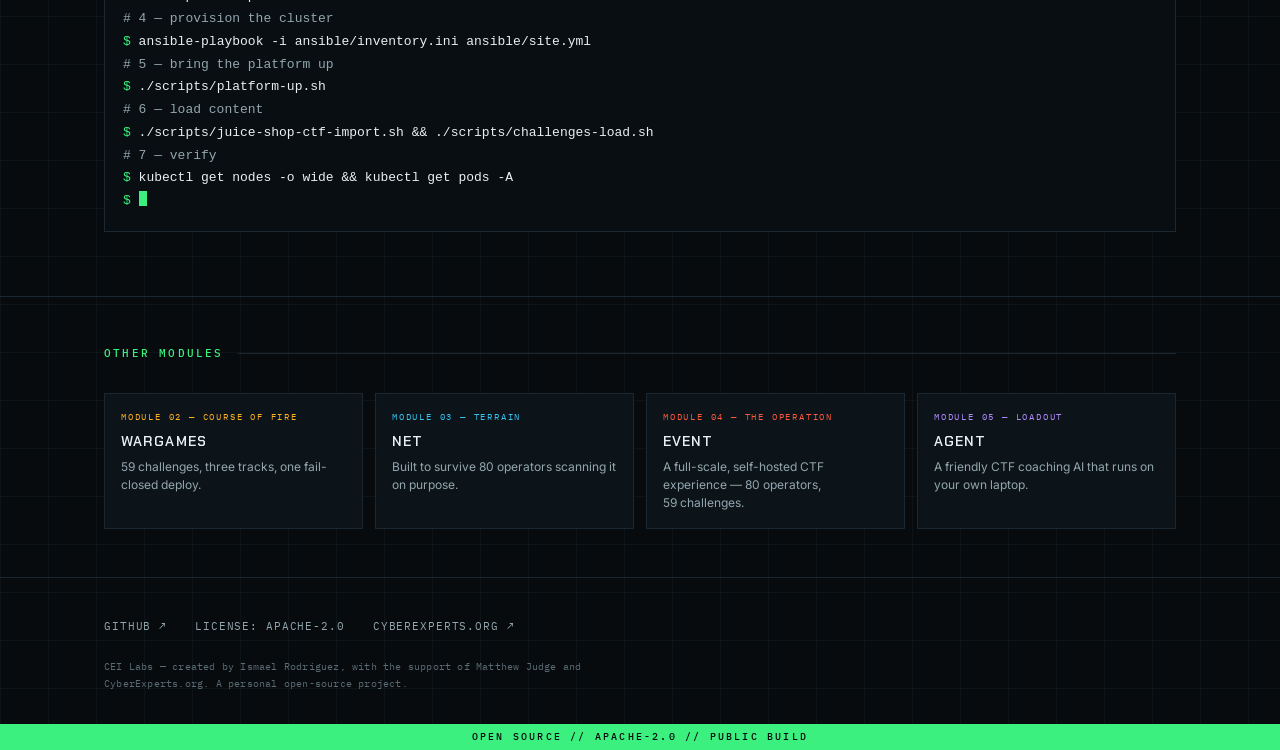
<file: engine/index.html>
<!DOCTYPE html>
<html lang="en">
<head>
<meta charset="utf-8">
<meta name="viewport" content="width=device-width, initial-scale=1">
<title>Engine — CEI Labs</title>
<meta name="description" content="A modular, multi-tenant cyber range on bare-metal K3s.">
<meta property="og:title" content="Engine — CEI Labs">
<meta property="og:description" content="A modular, multi-tenant cyber range on bare-metal K3s.">
<meta property="og:type" content="website">
<meta property="og:url" content="https://cei-labs.cyberexperts.org/engine/">
<link rel="preconnect" href="https://fonts.googleapis.com">
<link rel="preconnect" href="https://fonts.gstatic.com" crossorigin>
<link href="https://fonts.googleapis.com/css2?family=Chakra+Petch:wght@600;700&family=IBM+Plex+Mono:wght@400;500&family=Inter:wght@400;500&display=swap" rel="stylesheet">
<link rel="stylesheet" href="../assets/style.css">
</head>
<body data-module="engine">

<div class="banner">OPEN SOURCE // APACHE-2.0 // PUBLIC BUILD</div>

<nav class="nav" aria-label="Site">
  <div class="wrap">
    <a class="nav-brand" href="../index.html">CEI LABS</a>
    <button class="nav-toggle" aria-expanded="false" aria-controls="navlinks">MENU</button>
    <ul class="nav-links" id="navlinks">
      <li><a href="index.html" aria-current="page"><span class="n">01</span> ENGINE</a></li>
      <li><a href="../wargames/index.html"><span class="n">02</span> WARGAMES</a></li>
      <li><a href="../net/index.html"><span class="n">03</span> NET</a></li>
      <li><a href="../event/index.html"><span class="n">04</span> EVENT</a></li>
      <li><a href="../agent/index.html"><span class="n">05</span> AGENT</a></li>
      <li><a href="https://github.com/stoptalkingishh/cei-labs-engine" rel="noopener">SOURCE ↗</a></li>
    </ul>
  </div>
</nav>

<header class="hero">
  <div class="wrap fid">
    <i></i><i></i><i></i><i></i>
    <div class="ghost" aria-hidden="true">01</div>
    <div class="kicker">CEI-LABS // MODULE 01 — RANGE PLATFORM</div>
    <h1>Engine</h1>
    <p class="sub">A modular, multi-tenant cyber range on a bare-metal K3s mini-PC cluster. Isolated labs, gated training sprints, and a full CTF stack — CTFd, MultiJuicer, Kali noVNC — with zero cloud dependency.</p>
    <div class="statstrip"><b>K3S v1.32.5</b><span class="dot">·</span><b>CTFD v3.8.2</b><span class="dot">·</span><b>3-NODE HA</b><span class="dot">·</span><b>≤30 OPERATORS</b><span class="dot">·</span><b>APACHE-2.0</b></div>
    <div class="ctas">
      <a class="cta" href="#quick-start">DEPLOY THE STACK</a>
      <a class="cta-2" href="https://github.com/stoptalkingishh/cei-labs-engine" rel="noopener">SOURCE ↗</a>
    </div>
  </div>
</header>

<main>
<section class="sec">
  <div class="wrap">
    <div class="sec-label">SEC 01 / MISSION</div>
    <p>Engine decouples core range infrastructure from individual training modules. It orchestrates CTF environments, threat-hunting sandboxes, and network-analysis pipelines on hardware you own — no cloud dependency, no per-seat cost.</p>
  </div>
</section>

<section class="sec">
  <div class="wrap">
    <div class="sec-label">SEC 02 / DEPLOYMENT MODES</div>
    <div class="plate-scroll">
      <table class="plate">
        <thead>
          <tr><th scope="col">Mode</th><th scope="col">Nodes</th><th scope="col">vCPUs</th><th scope="col">RAM</th><th scope="col">Storage</th><th scope="col">Max operators</th></tr>
        </thead>
        <tbody>
          <tr><td>single</td><td class="mut">1 (combined)</td><td>4</td><td>16 GB</td><td>100 GB SSD</td><td>10</td></tr>
          <tr><td>dual</td><td class="mut">2 (segregated)</td><td>4 + 4</td><td>16 + 16 GB</td><td>100 + 100 GB</td><td>20</td></tr>
          <tr><td>cluster</td><td class="mut">3 (HA dedicated)</td><td>4 + 4 + 4</td><td>32 + 16 + 16 GB</td><td>256 + 100 + 100 GB</td><td>30</td></tr>
        </tbody>
      </table>
    </div>
  </div>
</section>

<section class="sec">
  <div class="wrap">
    <div class="sec-label">SEC 03 / TOPOLOGY</div>
    <h2>Production cluster</h2>
    <p style="margin-bottom:34px">Three bare-metal nodes, one control plane, workloads pinned by role.</p>
    <div class="topo">
      <div class="tnode fid"><i></i><i></i><i></i><i></i>
        <div class="id"><span class="led ok"></span>NODE 1 — CONTROL PLANE</div>
        <div class="hw">OptiPlex 7080 · i5 · 32 GB · 256 GB SSD</div>
        <ul>
          <li>K3s server (leader)</li>
          <li>CTFd + MariaDB (PVC)</li>
          <li>Local registry (PVC)</li>
          <li>Traefik / MetalLB</li>
        </ul>
      </div>
      <div class="tnode fid"><i></i><i></i><i></i><i></i>
        <div class="id"><span class="led ok"></span>NODE 2 — JUICE SHOP</div>
        <div class="hw">N100 mini-PC · 16 GB · 512 GB SSD</div>
        <ul>
          <li>K3s agent · role=juiceshop</li>
          <li>MultiJuicer (up to 30 dynamic pods)</li>
        </ul>
      </div>
      <div class="tnode fid"><i></i><i></i><i></i><i></i>
        <div class="id"><span class="led ok"></span>NODE 3 — ANALYST + TARGETS</div>
        <div class="hw">N100 mini-PC · 16 GB · 512 GB SSD</div>
        <ul>
          <li>K3s agent · role=analyst</li>
          <li>SSH analyst containers</li>
          <li>Kali noVNC workstations</li>
          <li>Self-hosted CTF targets</li>
        </ul>
      </div>
    </div>
  </div>
</section>

<section class="sec">
  <div class="wrap">
    <div class="sec-label">SEC 04 / VERSION MATRIX</div>
    <div class="plate-scroll">
      <table class="plate">
        <thead><tr><th scope="col">Component</th><th scope="col">Version</th><th scope="col">Component</th><th scope="col">Version</th></tr></thead>
        <tbody>
          <tr><td class="mut">K3s</td><td>v1.32.5+k3s1</td><td class="mut">MetalLB</td><td>latest</td></tr>
          <tr><td class="mut">Helm</td><td>v4.2.0</td><td class="mut">Traefik</td><td>v3.x</td></tr>
          <tr><td class="mut">CTFd</td><td>v3.8.2</td><td class="mut">MariaDB</td><td>10.11</td></tr>
          <tr><td class="mut">MultiJuicer</td><td>v10.0.0</td><td class="mut">Redis</td><td>7-alpine</td></tr>
          <tr><td class="mut">OWASP Juice Shop</td><td>v17+</td><td class="mut">Ubuntu</td><td>24.04 LTS</td></tr>
        </tbody>
      </table>
    </div>
  </div>
</section>

<section class="sec">
  <div class="wrap">
    <div class="sec-label">SEC 05 / TRAINING SPRINTS</div>
    <p style="margin-bottom:30px">Three gated stages. Each gate is a real proof of work — passwords and flags from the previous sprint unlock the next.</p>
    <div class="sprints">
      <div class="sprint open">
        <div class="st"><span class="led ok"></span>UNLOCKED</div>
        <h3>Sprint 1 — Foundational Fluency</h3>
        <p>OverTheWire Bandit 0–15 · CmdChallenge 1–20.</p>
        <div class="gate">GATE → passwords from Bandit 15 + final CmdChallenge unlock Sprint 2.</div>
      </div>
      <div class="sprint locked">
        <div class="st"><span class="led"></span>LOCKED</div>
        <h3>Sprint 2 — Systems, Web &amp; Forensics</h3>
        <p>Bandit 16–34 · Natas 0–15 · Krypton · Leviathan. Self-hosted Juice Shop (100+ challenges via MultiJuicer) and PCAP/log forensics.</p>
        <div class="gate">GATE → Sprint 1 complete + 25 Juice Shop flags + 5 PCAP challenges.</div>
      </div>
      <div class="sprint locked">
        <div class="st"><span class="led"></span>LOCKED</div>
        <h3>Sprint 3 — Advanced Operations</h3>
        <p>Narnia &amp; Behemoth (binary exploitation) · Natas 16–34 · OWASP crAPI · advanced skilling labs · full-scenario exercises.</p>
        <div class="gate">DESTINATION → open sandbox, no downstream restrictions.</div>
      </div>
    </div>
  </div>
</section>

<section class="sec" id="quick-start">
  <div class="wrap">
    <div class="sec-label">SEC 06 / QUICK START</div>
    <div class="term">
      <div class="term-bar">
        <span class="term-title">operator@cei-labs:~$ — deploy sequence</span>
        <button class="term-copy" type="button">COPY</button>
      </div>
      <pre><span class="cm"># 1 — clone</span>
<span class="pr">$</span> git clone https://github.com/stoptalkingishh/cei-labs-engine.git &amp;&amp; cd cei-labs-engine
<span class="cm"># 2 — configure inventory + variables</span>
<span class="pr">$</span> vi ansible/group_vars/all.yml ansible/inventory.ini
<span class="cm"># 3 — prepare cases</span>
<span class="pr">$</span> ./scripts/setup-cases.sh
<span class="cm"># 4 — provision the cluster</span>
<span class="pr">$</span> ansible-playbook -i ansible/inventory.ini ansible/site.yml
<span class="cm"># 5 — bring the platform up</span>
<span class="pr">$</span> ./scripts/platform-up.sh
<span class="cm"># 6 — load content</span>
<span class="pr">$</span> ./scripts/juice-shop-ctf-import.sh &amp;&amp; ./scripts/challenges-load.sh
<span class="cm"># 7 — verify</span>
<span class="pr">$</span> kubectl get nodes -o wide &amp;&amp; kubectl get pods -A
<span class="pr">$</span> <span class="cursor"></span></pre>
    </div>
  </div>
</section>

<section class="strip">
  <div class="wrap">
    <div class="sec-label">OTHER MODULES</div>
    <div class="strip-grid">
      <a class="tile" style="--mc:var(--m-wargames)" href="../wargames/index.html"><span class="des">MODULE 02 — COURSE OF FIRE</span><span class="nm">Wargames</span><p>59 challenges, three tracks, one fail-closed deploy.</p></a>
      <a class="tile" style="--mc:var(--m-net)" href="../net/index.html"><span class="des">MODULE 03 — TERRAIN</span><span class="nm">Net</span><p>Built to survive 80 operators scanning it on purpose.</p></a>
      <a class="tile" style="--mc:var(--m-event)" href="../event/index.html"><span class="des">MODULE 04 — THE OPERATION</span><span class="nm">Event</span><p>A full-scale, self-hosted CTF experience — 80 operators, 59 challenges.</p></a>
      <a class="tile" style="--mc:var(--m-agent)" href="../agent/index.html"><span class="des">MODULE 05 — LOADOUT</span><span class="nm">Agent</span><p>A friendly CTF coaching AI that runs on your own laptop.</p></a>
    </div>
  </div>
</section>
</main>

<footer>
  <div class="wrap">
    <div class="foot-row">
      <a href="https://github.com/stoptalkingishh/cei-labs-engine" rel="noopener">GITHUB ↗</a>
      <span>LICENSE: APACHE-2.0</span>
      <a href="https://cyberexperts.org" rel="noopener">CYBEREXPERTS.ORG ↗</a>
    </div>
    <p class="disclaimer">CEI Labs — created by Ismael Rodriguez, with the support of Matthew Judge and CyberExperts.org. A personal open-source project.</p>
  </div>
</footer>

<div class="banner">OPEN SOURCE // APACHE-2.0 // PUBLIC BUILD</div>

<script src="../assets/site.js"></script>
</body>
</html>
</file>
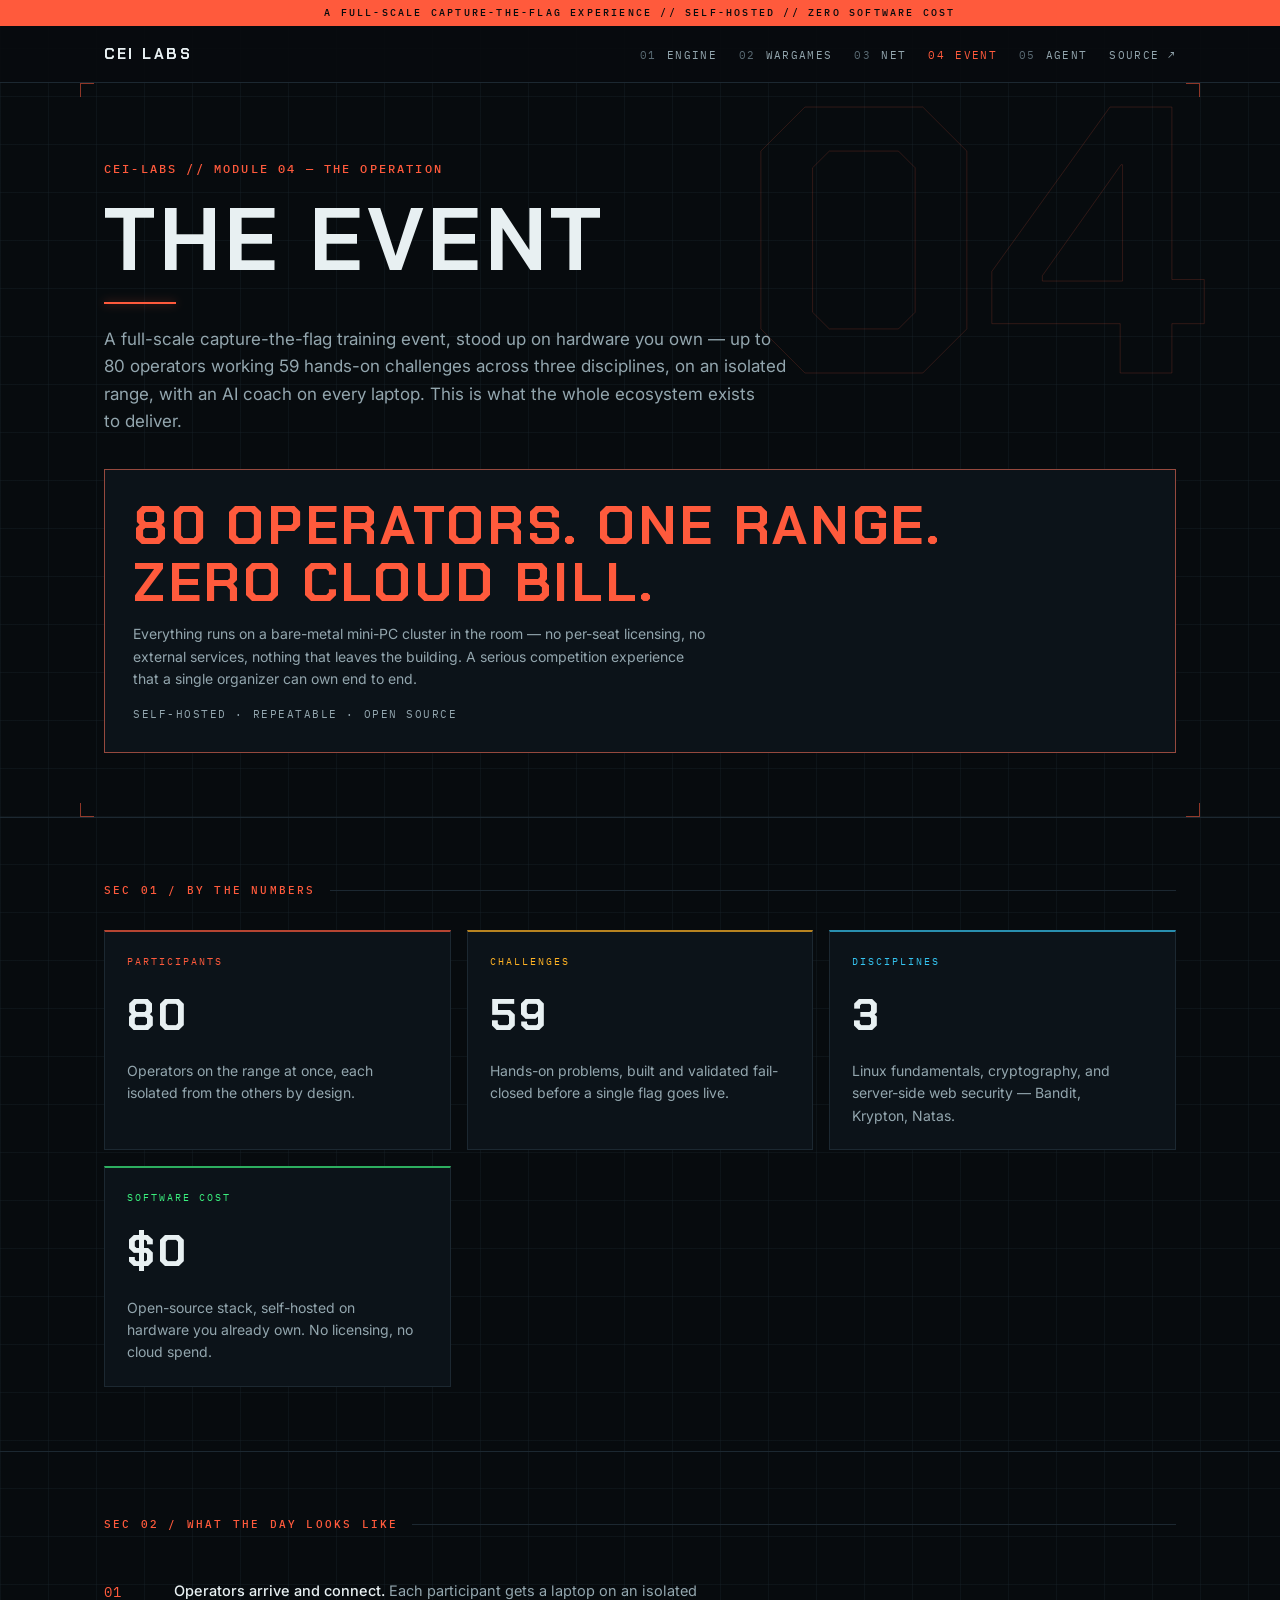
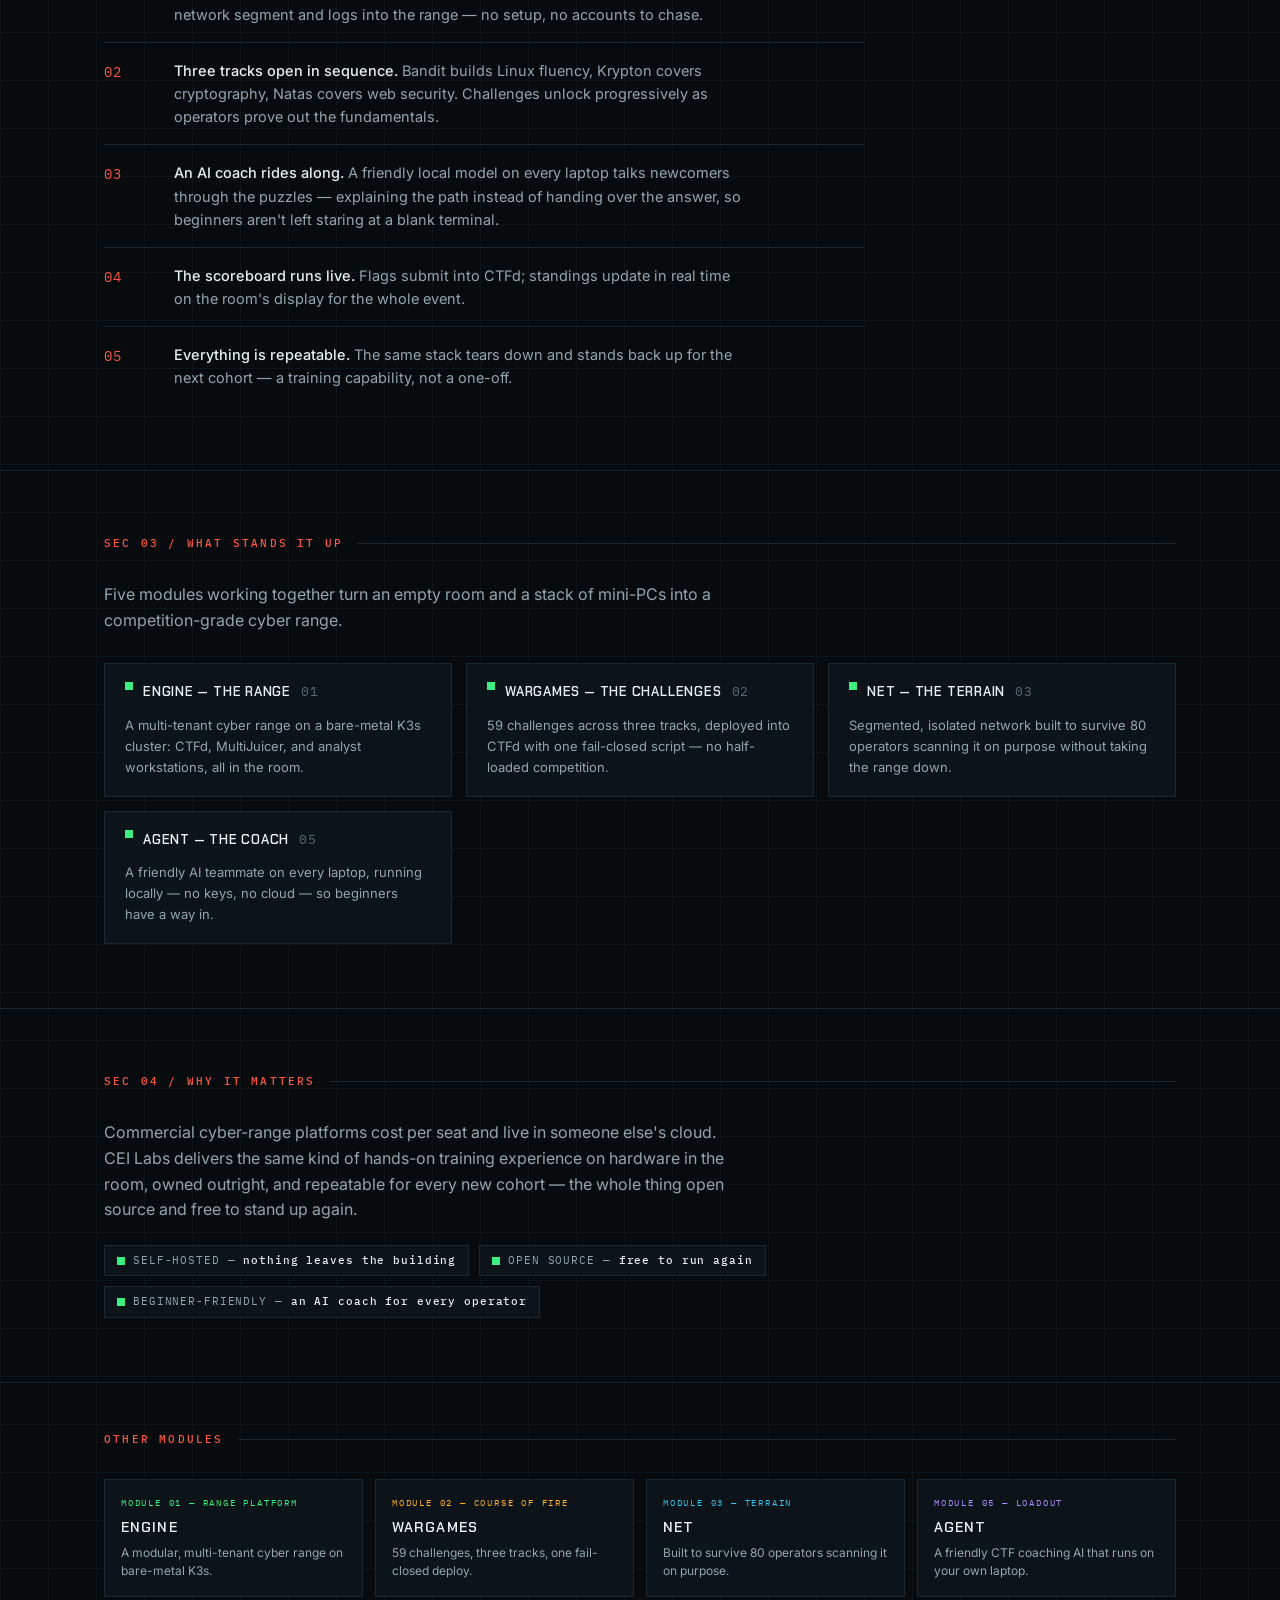
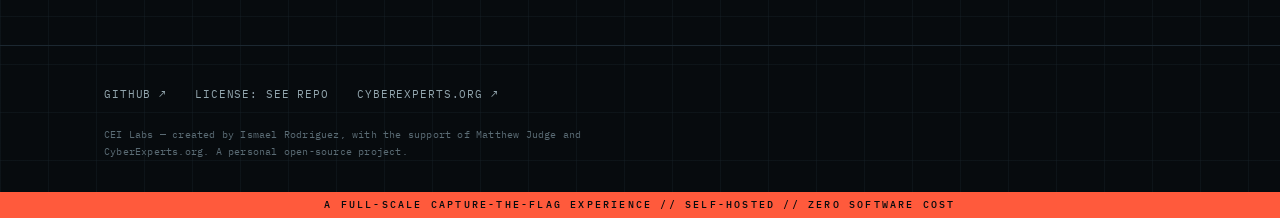
<file: event/index.html>
<!DOCTYPE html>
<html lang="en">
<head>
<meta charset="utf-8">
<meta name="viewport" content="width=device-width, initial-scale=1">
<title>Event — CEI Labs</title>
<meta name="description" content="A full-scale, self-hosted capture-the-flag training event: 80 operators, 59 challenges, three tracks, five modules — built on hardware you own.">
<meta property="og:title" content="Event — CEI Labs">
<meta property="og:description" content="A full-scale, self-hosted capture-the-flag training event: 80 operators, 59 challenges, three tracks, five modules — built on hardware you own.">
<meta property="og:type" content="website">
<meta property="og:url" content="https://cei-labs.cyberexperts.org/event/">
<link rel="preconnect" href="https://fonts.googleapis.com">
<link rel="preconnect" href="https://fonts.gstatic.com" crossorigin>
<link href="https://fonts.googleapis.com/css2?family=Chakra+Petch:wght@600;700&family=IBM+Plex+Mono:wght@400;500&family=Inter:wght@400;500&display=swap" rel="stylesheet">
<link rel="stylesheet" href="../assets/style.css">
</head>
<body data-module="event">

<div class="banner">A FULL-SCALE CAPTURE-THE-FLAG EXPERIENCE // SELF-HOSTED // ZERO SOFTWARE COST</div>

<nav class="nav" aria-label="Site">
  <div class="wrap">
    <a class="nav-brand" href="../index.html">CEI LABS</a>
    <button class="nav-toggle" aria-expanded="false" aria-controls="navlinks">MENU</button>
    <ul class="nav-links" id="navlinks">
      <li><a href="../engine/index.html"><span class="n">01</span> ENGINE</a></li>
      <li><a href="../wargames/index.html"><span class="n">02</span> WARGAMES</a></li>
      <li><a href="../net/index.html"><span class="n">03</span> NET</a></li>
      <li><a href="index.html" aria-current="page"><span class="n">04</span> EVENT</a></li>
      <li><a href="../agent/index.html"><span class="n">05</span> AGENT</a></li>
      <li><a href="https://github.com/stoptalkingishh/cei-labs-event" rel="noopener">SOURCE ↗</a></li>
    </ul>
  </div>
</nav>

<header class="hero">
  <div class="wrap fid">
    <i></i><i></i><i></i><i></i>
    <div class="ghost" aria-hidden="true">04</div>
    <div class="kicker">CEI-LABS // MODULE 04 — THE OPERATION</div>
    <h1>The Event</h1>
    <p class="sub">A full-scale capture-the-flag training event, stood up on hardware you own — up to 80 operators working 59 hands-on challenges across three disciplines, on an isolated range, with an AI coach on every laptop. This is what the whole ecosystem exists to deliver.</p>
    <div class="readout">
      <div class="big">80 OPERATORS. ONE RANGE.<br>ZERO CLOUD BILL.</div>
      <p>Everything runs on a bare-metal mini-PC cluster in the room — no per-seat licensing, no external services, nothing that leaves the building. A serious competition experience that a single organizer can own end to end.</p>
      <div class="stamp">SELF-HOSTED · REPEATABLE · OPEN SOURCE</div>
    </div>
  </div>
</header>

<main>
<section class="sec">
  <div class="wrap">
    <div class="sec-label">SEC 01 / BY THE NUMBERS</div>
    <div class="modgrid">
      <div class="modcard c-event" style="cursor:default">
        <span class="des">PARTICIPANTS</span>
        <span class="nm" style="font-size:44px">80</span>
        <p>Operators on the range at once, each isolated from the others by design.</p>
      </div>
      <div class="modcard c-wargames" style="cursor:default">
        <span class="des">CHALLENGES</span>
        <span class="nm" style="font-size:44px">59</span>
        <p>Hands-on problems, built and validated fail-closed before a single flag goes live.</p>
      </div>
      <div class="modcard c-net" style="cursor:default">
        <span class="des">DISCIPLINES</span>
        <span class="nm" style="font-size:44px">3</span>
        <p>Linux fundamentals, cryptography, and server-side web security — Bandit, Krypton, Natas.</p>
      </div>
      <div class="modcard c-engine" style="cursor:default">
        <span class="des">SOFTWARE COST</span>
        <span class="nm" style="font-size:44px">$0</span>
        <p>Open-source stack, self-hosted on hardware you already own. No licensing, no cloud spend.</p>
      </div>
    </div>
  </div>
</section>

<section class="sec">
  <div class="wrap">
    <div class="sec-label">SEC 02 / WHAT THE DAY LOOKS LIKE</div>
    <ol class="seq">
      <li><p><strong>Operators arrive and connect.</strong> Each participant gets a laptop on an isolated network segment and logs into the range — no setup, no accounts to chase.</p></li>
      <li><p><strong>Three tracks open in sequence.</strong> Bandit builds Linux fluency, Krypton covers cryptography, Natas covers web security. Challenges unlock progressively as operators prove out the fundamentals.</p></li>
      <li><p><strong>An AI coach rides along.</strong> A friendly local model on every laptop talks newcomers through the puzzles — explaining the path instead of handing over the answer, so beginners aren't left staring at a blank terminal.</p></li>
      <li><p><strong>The scoreboard runs live.</strong> Flags submit into CTFd; standings update in real time on the room's display for the whole event.</p></li>
      <li><p><strong>Everything is repeatable.</strong> The same stack tears down and stands back up for the next cohort — a training capability, not a one-off.</p></li>
    </ol>
  </div>
</section>

<section class="sec">
  <div class="wrap">
    <div class="sec-label">SEC 03 / WHAT STANDS IT UP</div>
    <p style="margin-bottom:30px">Five modules working together turn an empty room and a stack of mini-PCs into a competition-grade cyber range.</p>
    <div class="board">
      <a class="bsec" style="text-decoration:none;display:block" href="../engine/index.html">
        <h3><span class="led ok"></span>ENGINE — THE RANGE <span class="n">01</span></h3>
        <p style="font-size:13px;color:var(--text-2);margin:0">A multi-tenant cyber range on a bare-metal K3s cluster: CTFd, MultiJuicer, and analyst workstations, all in the room.</p>
      </a>
      <a class="bsec" style="text-decoration:none;display:block" href="../wargames/index.html">
        <h3><span class="led ok"></span>WARGAMES — THE CHALLENGES <span class="n">02</span></h3>
        <p style="font-size:13px;color:var(--text-2);margin:0">59 challenges across three tracks, deployed into CTFd with one fail-closed script — no half-loaded competition.</p>
      </a>
      <a class="bsec" style="text-decoration:none;display:block" href="../net/index.html">
        <h3><span class="led ok"></span>NET — THE TERRAIN <span class="n">03</span></h3>
        <p style="font-size:13px;color:var(--text-2);margin:0">Segmented, isolated network built to survive 80 operators scanning it on purpose without taking the range down.</p>
      </a>
      <a class="bsec" style="text-decoration:none;display:block" href="../agent/index.html">
        <h3><span class="led ok"></span>AGENT — THE COACH <span class="n">05</span></h3>
        <p style="font-size:13px;color:var(--text-2);margin:0">A friendly AI teammate on every laptop, running locally — no keys, no cloud — so beginners have a way in.</p>
      </a>
    </div>
  </div>
</section>

<section class="sec">
  <div class="wrap">
    <div class="sec-label">SEC 04 / WHY IT MATTERS</div>
    <p>Commercial cyber-range platforms cost per seat and live in someone else's cloud. CEI Labs delivers the same kind of hands-on training experience on hardware in the room, owned outright, and repeatable for every new cohort — the whole thing open source and free to stand up again.</p>
    <div class="chips mt">
      <span class="chip"><span class="led ok"></span>SELF-HOSTED — <b>nothing leaves the building</b></span>
      <span class="chip"><span class="led ok"></span>OPEN SOURCE — <b>free to run again</b></span>
      <span class="chip"><span class="led ok"></span>BEGINNER-FRIENDLY — <b>an AI coach for every operator</b></span>
    </div>
  </div>
</section>

<section class="strip">
  <div class="wrap">
    <div class="sec-label">OTHER MODULES</div>
    <div class="strip-grid">
      <a class="tile" style="--mc:var(--m-engine)" href="../engine/index.html"><span class="des">MODULE 01 — RANGE PLATFORM</span><span class="nm">Engine</span><p>A modular, multi-tenant cyber range on bare-metal K3s.</p></a>
      <a class="tile" style="--mc:var(--m-wargames)" href="../wargames/index.html"><span class="des">MODULE 02 — COURSE OF FIRE</span><span class="nm">Wargames</span><p>59 challenges, three tracks, one fail-closed deploy.</p></a>
      <a class="tile" style="--mc:var(--m-net)" href="../net/index.html"><span class="des">MODULE 03 — TERRAIN</span><span class="nm">Net</span><p>Built to survive 80 operators scanning it on purpose.</p></a>
      <a class="tile" style="--mc:var(--m-agent)" href="../agent/index.html"><span class="des">MODULE 05 — LOADOUT</span><span class="nm">Agent</span><p>A friendly CTF coaching AI that runs on your own laptop.</p></a>
    </div>
  </div>
</section>
</main>

<footer>
  <div class="wrap">
    <div class="foot-row">
      <a href="https://github.com/stoptalkingishh/cei-labs-event" rel="noopener">GITHUB ↗</a>
      <span>LICENSE: SEE REPO</span>
      <a href="https://cyberexperts.org" rel="noopener">CYBEREXPERTS.ORG ↗</a>
    </div>
    <p class="disclaimer">CEI Labs — created by Ismael Rodriguez, with the support of Matthew Judge and CyberExperts.org. A personal open-source project.</p>
  </div>
</footer>

<div class="banner">A FULL-SCALE CAPTURE-THE-FLAG EXPERIENCE // SELF-HOSTED // ZERO SOFTWARE COST</div>

<script src="../assets/site.js"></script>
</body>
</html>
</file>
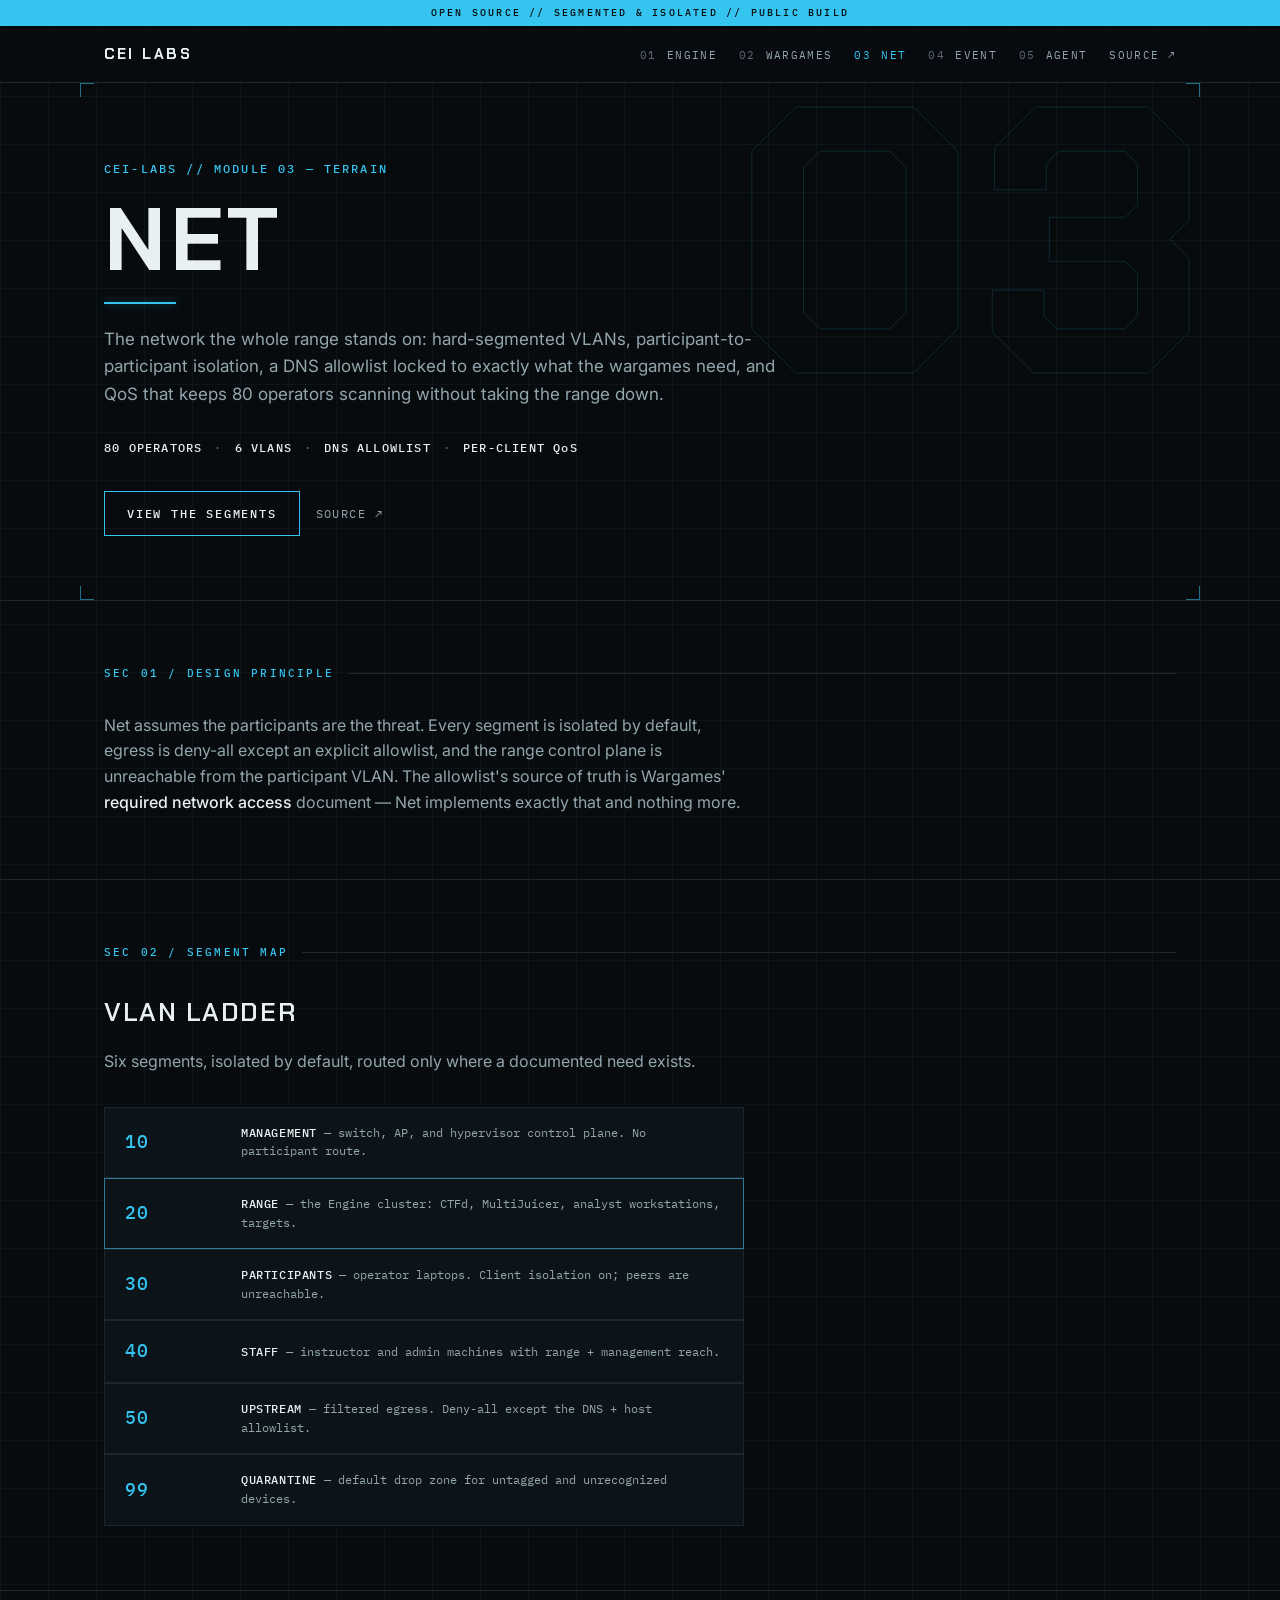
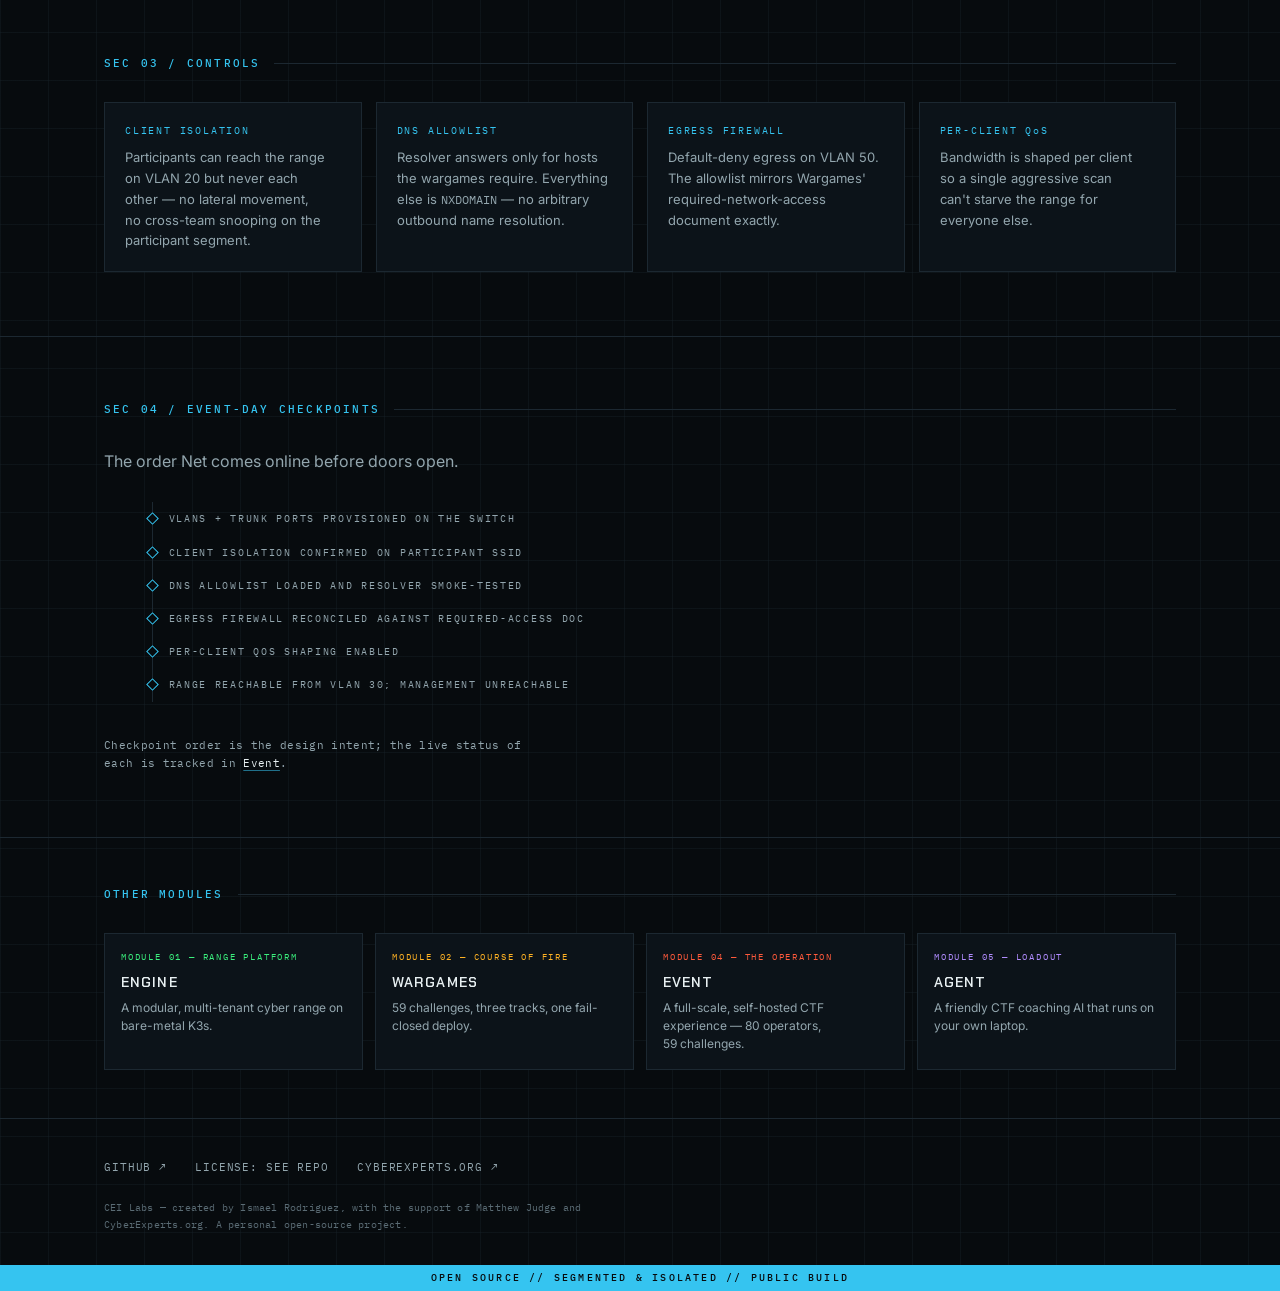
<file: net/index.html>
<!DOCTYPE html>
<html lang="en">
<head>
<meta charset="utf-8">
<meta name="viewport" content="width=device-width, initial-scale=1">
<title>Net — CEI Labs</title>
<meta name="description" content="Network infrastructure built to survive 80 operators scanning it on purpose.">
<meta property="og:title" content="Net — CEI Labs">
<meta property="og:description" content="Network infrastructure built to survive 80 operators scanning it on purpose.">
<meta property="og:type" content="website">
<meta property="og:url" content="https://cei-labs.cyberexperts.org/net/">
<link rel="preconnect" href="https://fonts.googleapis.com">
<link rel="preconnect" href="https://fonts.gstatic.com" crossorigin>
<link href="https://fonts.googleapis.com/css2?family=Chakra+Petch:wght@600;700&family=IBM+Plex+Mono:wght@400;500&family=Inter:wght@400;500&display=swap" rel="stylesheet">
<link rel="stylesheet" href="../assets/style.css">
</head>
<body data-module="net">

<div class="banner">OPEN SOURCE // SEGMENTED &amp; ISOLATED // PUBLIC BUILD</div>

<nav class="nav" aria-label="Site">
  <div class="wrap">
    <a class="nav-brand" href="../index.html">CEI LABS</a>
    <button class="nav-toggle" aria-expanded="false" aria-controls="navlinks">MENU</button>
    <ul class="nav-links" id="navlinks">
      <li><a href="../engine/index.html"><span class="n">01</span> ENGINE</a></li>
      <li><a href="../wargames/index.html"><span class="n">02</span> WARGAMES</a></li>
      <li><a href="index.html" aria-current="page"><span class="n">03</span> NET</a></li>
      <li><a href="../event/index.html"><span class="n">04</span> EVENT</a></li>
      <li><a href="../agent/index.html"><span class="n">05</span> AGENT</a></li>
      <li><a href="https://github.com/stoptalkingishh/cei-labs-net" rel="noopener">SOURCE ↗</a></li>
    </ul>
  </div>
</nav>

<header class="hero">
  <div class="wrap fid">
    <i></i><i></i><i></i><i></i>
    <div class="ghost" aria-hidden="true">03</div>
    <div class="kicker">CEI-LABS // MODULE 03 — TERRAIN</div>
    <h1>Net</h1>
    <p class="sub">The network the whole range stands on: hard-segmented VLANs, participant-to-participant isolation, a DNS allowlist locked to exactly what the wargames need, and QoS that keeps 80 operators scanning without taking the range down.</p>
    <div class="statstrip"><b>80 OPERATORS</b><span class="dot">·</span><b>6 VLANS</b><span class="dot">·</span><b>DNS ALLOWLIST</b><span class="dot">·</span><b>PER-CLIENT QoS</b></div>
    <div class="ctas">
      <a class="cta" href="#segments">VIEW THE SEGMENTS</a>
      <a class="cta-2" href="https://github.com/stoptalkingishh/cei-labs-net" rel="noopener">SOURCE ↗</a>
    </div>
  </div>
</header>

<main>
<section class="sec">
  <div class="wrap">
    <div class="sec-label">SEC 01 / DESIGN PRINCIPLE</div>
    <p>Net assumes the participants are the threat. Every segment is isolated by default, egress is deny-all except an explicit allowlist, and the range control plane is unreachable from the participant VLAN. The allowlist's source of truth is Wargames' <strong>required network access</strong> document — Net implements exactly that and nothing more.</p>
  </div>
</section>

<section class="sec" id="segments">
  <div class="wrap">
    <div class="sec-label">SEC 02 / SEGMENT MAP</div>
    <h2>VLAN ladder</h2>
    <p style="margin-bottom:32px">Six segments, isolated by default, routed only where a documented need exists.</p>
    <div class="ladder">
      <div class="vlan"><span class="id">10</span><span class="role"><b>MANAGEMENT</b> — switch, AP, and hypervisor control plane. No participant route.</span></div>
      <div class="vlan hot"><span class="id">20</span><span class="role"><b>RANGE</b> — the Engine cluster: CTFd, MultiJuicer, analyst workstations, targets.</span></div>
      <div class="vlan"><span class="id">30</span><span class="role"><b>PARTICIPANTS</b> — operator laptops. Client isolation on; peers are unreachable.</span></div>
      <div class="vlan"><span class="id">40</span><span class="role"><b>STAFF</b> — instructor and admin machines with range + management reach.</span></div>
      <div class="vlan"><span class="id">50</span><span class="role"><b>UPSTREAM</b> — filtered egress. Deny-all except the DNS + host allowlist.</span></div>
      <div class="vlan"><span class="id">99</span><span class="role"><b>QUARANTINE</b> — default drop zone for untagged and unrecognized devices.</span></div>
    </div>
  </div>
</section>

<section class="sec">
  <div class="wrap">
    <div class="sec-label">SEC 03 / CONTROLS</div>
    <div class="cards">
      <div class="card">
        <div class="k">CLIENT ISOLATION</div>
        <p>Participants can reach the range on VLAN 20 but never each other — no lateral movement, no cross-team snooping on the participant segment.</p>
      </div>
      <div class="card">
        <div class="k">DNS ALLOWLIST</div>
        <p>Resolver answers only for hosts the wargames require. Everything else is <code>NXDOMAIN</code> — no arbitrary outbound name resolution.</p>
      </div>
      <div class="card">
        <div class="k">EGRESS FIREWALL</div>
        <p>Default-deny egress on VLAN 50. The allowlist mirrors Wargames' required-network-access document exactly.</p>
      </div>
      <div class="card">
        <div class="k">PER-CLIENT QoS</div>
        <p>Bandwidth is shaped per client so a single aggressive scan can't starve the range for everyone else.</p>
      </div>
    </div>
  </div>
</section>

<section class="sec">
  <div class="wrap">
    <div class="sec-label">SEC 04 / EVENT-DAY CHECKPOINTS</div>
    <p style="margin-bottom:28px">The order Net comes online before doors open.</p>
    <div class="ladder">
      <div class="checkpoint"><span class="mk"></span><span class="tag">VLANs + trunk ports provisioned on the switch</span></div>
      <div class="checkpoint"><span class="mk"></span><span class="tag">Client isolation confirmed on participant SSID</span></div>
      <div class="checkpoint"><span class="mk"></span><span class="tag">DNS allowlist loaded and resolver smoke-tested</span></div>
      <div class="checkpoint"><span class="mk"></span><span class="tag">Egress firewall reconciled against required-access doc</span></div>
      <div class="checkpoint"><span class="mk"></span><span class="tag">Per-client QoS shaping enabled</span></div>
      <div class="checkpoint"><span class="mk"></span><span class="tag">Range reachable from VLAN 30; management unreachable</span></div>
    </div>
    <p class="note mt-l">Checkpoint order is the design intent; the live status of each is tracked in <a href="../event/index.html">Event</a>.</p>
  </div>
</section>

<section class="strip">
  <div class="wrap">
    <div class="sec-label">OTHER MODULES</div>
    <div class="strip-grid">
      <a class="tile" style="--mc:var(--m-engine)" href="../engine/index.html"><span class="des">MODULE 01 — RANGE PLATFORM</span><span class="nm">Engine</span><p>A modular, multi-tenant cyber range on bare-metal K3s.</p></a>
      <a class="tile" style="--mc:var(--m-wargames)" href="../wargames/index.html"><span class="des">MODULE 02 — COURSE OF FIRE</span><span class="nm">Wargames</span><p>59 challenges, three tracks, one fail-closed deploy.</p></a>
      <a class="tile" style="--mc:var(--m-event)" href="../event/index.html"><span class="des">MODULE 04 — THE OPERATION</span><span class="nm">Event</span><p>A full-scale, self-hosted CTF experience — 80 operators, 59 challenges.</p></a>
      <a class="tile" style="--mc:var(--m-agent)" href="../agent/index.html"><span class="des">MODULE 05 — LOADOUT</span><span class="nm">Agent</span><p>A friendly CTF coaching AI that runs on your own laptop.</p></a>
    </div>
  </div>
</section>
</main>

<footer>
  <div class="wrap">
    <div class="foot-row">
      <a href="https://github.com/stoptalkingishh/cei-labs-net" rel="noopener">GITHUB ↗</a>
      <span>LICENSE: SEE REPO</span>
      <a href="https://cyberexperts.org" rel="noopener">CYBEREXPERTS.ORG ↗</a>
    </div>
    <p class="disclaimer">CEI Labs — created by Ismael Rodriguez, with the support of Matthew Judge and CyberExperts.org. A personal open-source project.</p>
  </div>
</footer>

<div class="banner">OPEN SOURCE // SEGMENTED &amp; ISOLATED // PUBLIC BUILD</div>

<script src="../assets/site.js"></script>
</body>
</html>
</file>
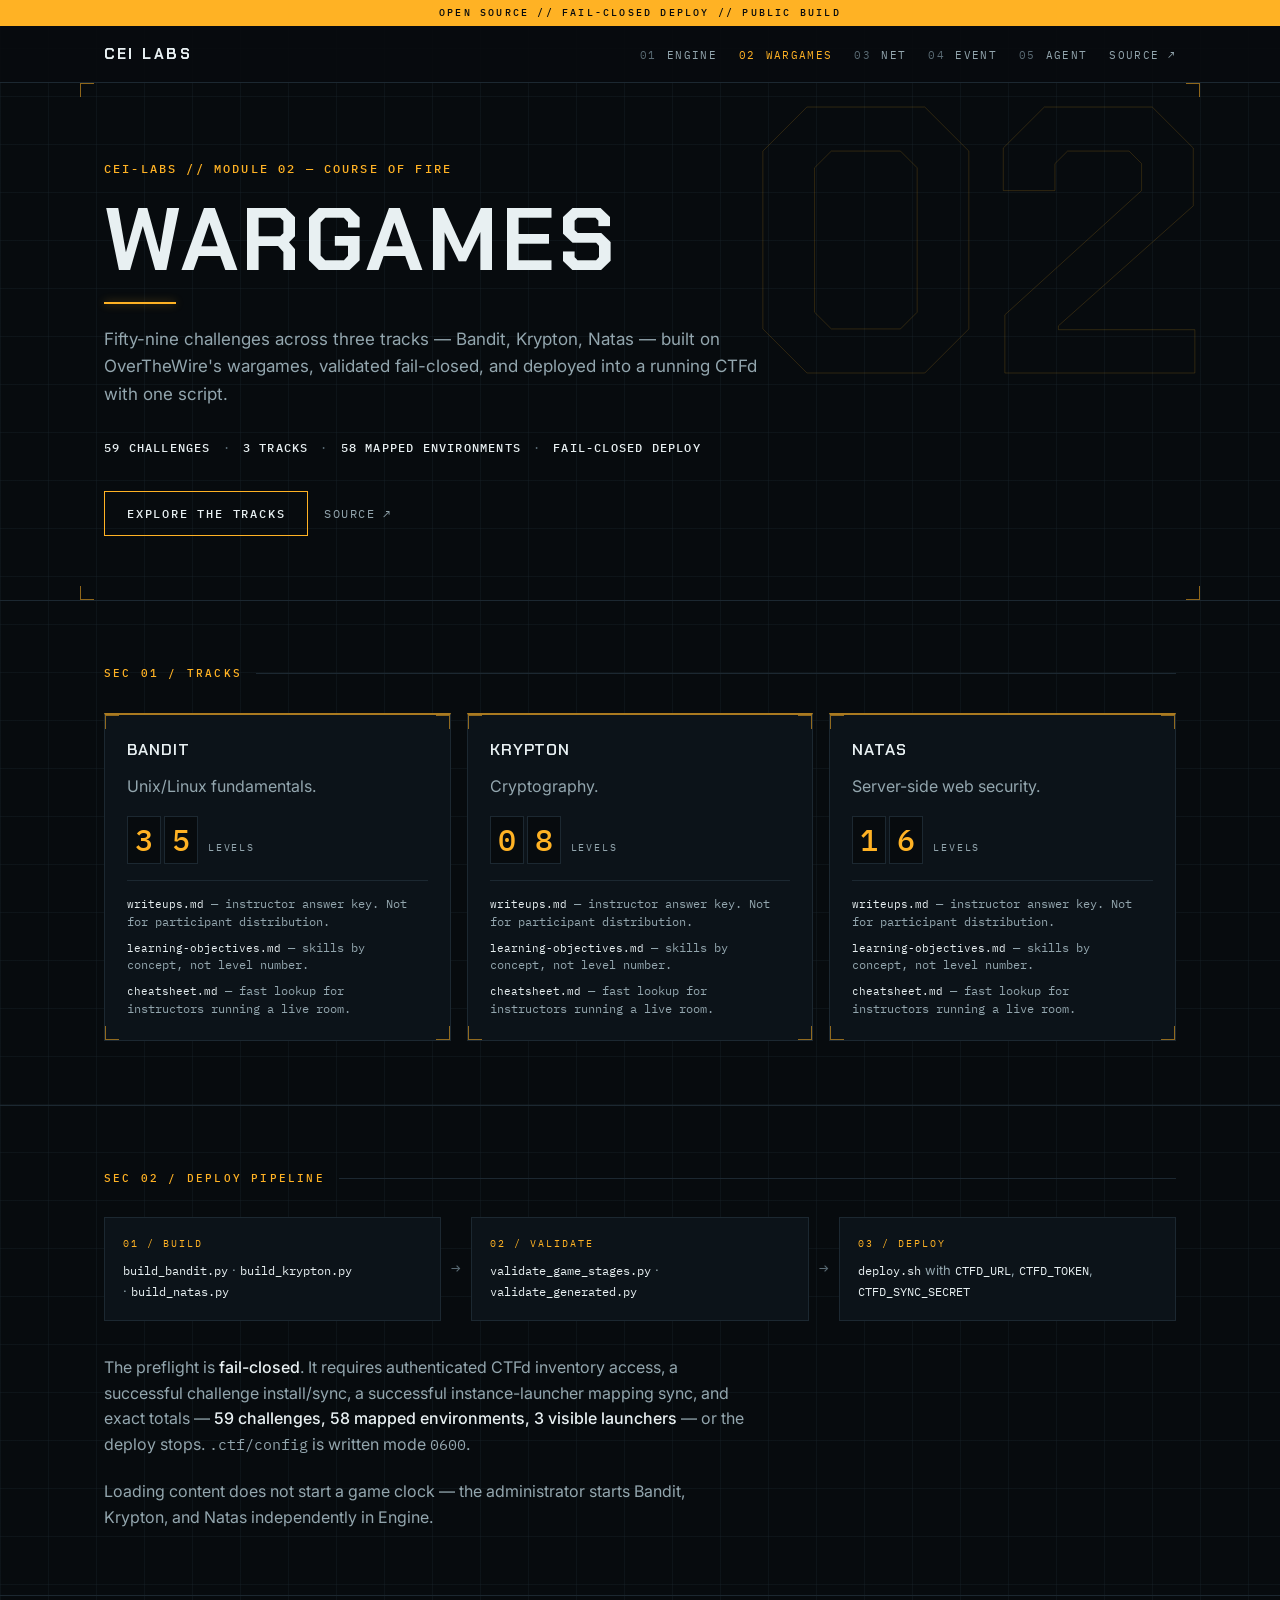
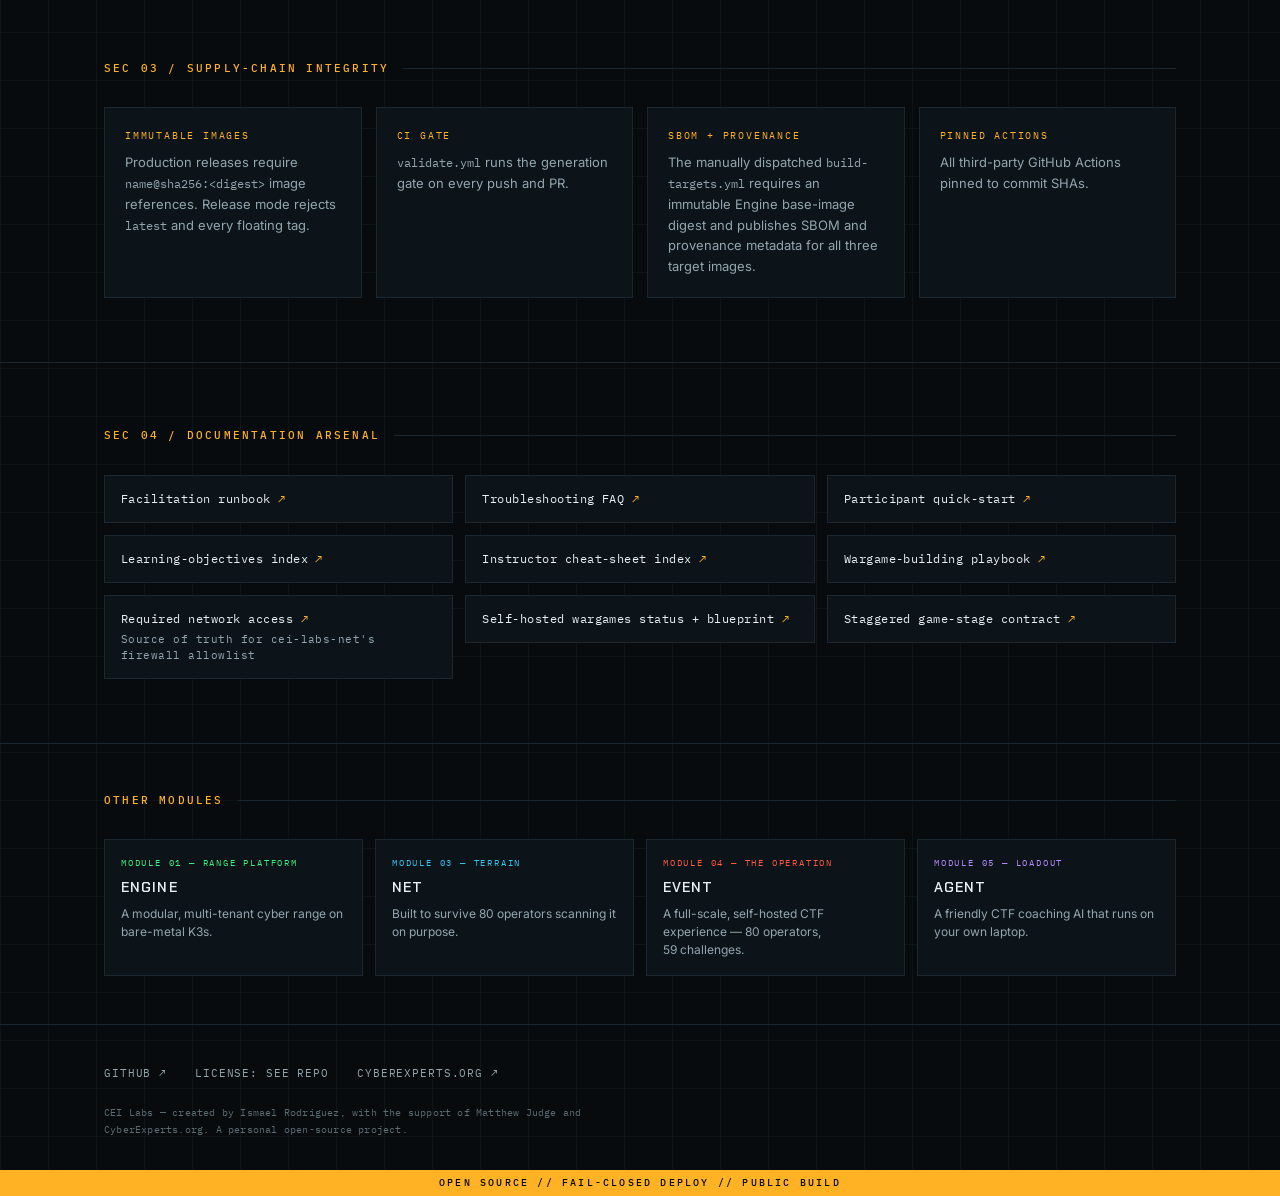
<file: wargames/index.html>
<!DOCTYPE html>
<html lang="en">
<head>
<meta charset="utf-8">
<meta name="viewport" content="width=device-width, initial-scale=1">
<title>Wargames — CEI Labs</title>
<meta name="description" content="59 challenges across three tracks, validated fail-closed and deployed with one script.">
<meta property="og:title" content="Wargames — CEI Labs">
<meta property="og:description" content="59 challenges across three tracks, validated fail-closed and deployed with one script.">
<meta property="og:type" content="website">
<meta property="og:url" content="https://cei-labs.cyberexperts.org/wargames/">
<link rel="preconnect" href="https://fonts.googleapis.com">
<link rel="preconnect" href="https://fonts.gstatic.com" crossorigin>
<link href="https://fonts.googleapis.com/css2?family=Chakra+Petch:wght@600;700&family=IBM+Plex+Mono:wght@400;500&family=Inter:wght@400;500&display=swap" rel="stylesheet">
<link rel="stylesheet" href="../assets/style.css">
</head>
<body data-module="wargames">

<div class="banner">OPEN SOURCE // FAIL-CLOSED DEPLOY // PUBLIC BUILD</div>

<nav class="nav" aria-label="Site">
  <div class="wrap">
    <a class="nav-brand" href="../index.html">CEI LABS</a>
    <button class="nav-toggle" aria-expanded="false" aria-controls="navlinks">MENU</button>
    <ul class="nav-links" id="navlinks">
      <li><a href="../engine/index.html"><span class="n">01</span> ENGINE</a></li>
      <li><a href="index.html" aria-current="page"><span class="n">02</span> WARGAMES</a></li>
      <li><a href="../net/index.html"><span class="n">03</span> NET</a></li>
      <li><a href="../event/index.html"><span class="n">04</span> EVENT</a></li>
      <li><a href="../agent/index.html"><span class="n">05</span> AGENT</a></li>
      <li><a href="https://github.com/stoptalkingishh/CEI-Labs-Wargames" rel="noopener">SOURCE ↗</a></li>
    </ul>
  </div>
</nav>

<header class="hero">
  <div class="wrap fid">
    <i></i><i></i><i></i><i></i>
    <div class="ghost" aria-hidden="true">02</div>
    <div class="kicker">CEI-LABS // MODULE 02 — COURSE OF FIRE</div>
    <h1>Wargames</h1>
    <p class="sub">Fifty-nine challenges across three tracks — Bandit, Krypton, Natas — built on OverTheWire's wargames, validated fail-closed, and deployed into a running CTFd with one script.</p>
    <div class="statstrip"><b>59 CHALLENGES</b><span class="dot">·</span><b>3 TRACKS</b><span class="dot">·</span><b>58 MAPPED ENVIRONMENTS</b><span class="dot">·</span><b>FAIL-CLOSED DEPLOY</b></div>
    <div class="ctas">
      <a class="cta" href="#tracks">EXPLORE THE TRACKS</a>
      <a class="cta-2" href="https://github.com/stoptalkingishh/CEI-Labs-Wargames" rel="noopener">SOURCE ↗</a>
    </div>
  </div>
</header>

<main>
<section class="sec" id="tracks">
  <div class="wrap">
    <div class="sec-label">SEC 01 / TRACKS</div>
    <div class="tracks">
      <div class="track fid"><i></i><i></i><i></i><i></i>
        <h3>Bandit</h3>
        <p>Unix/Linux fundamentals.</p>
        <div class="counter"><div class="digits"><span>3</span><span>5</span></div><span class="lbl">LEVELS</span></div>
        <ul class="doctrio">
          <li><code>writeups.md</code> — instructor answer key. Not for participant distribution.</li>
          <li><code>learning-objectives.md</code> — skills by concept, not level number.</li>
          <li><code>cheatsheet.md</code> — fast lookup for instructors running a live room.</li>
        </ul>
      </div>
      <div class="track fid"><i></i><i></i><i></i><i></i>
        <h3>Krypton</h3>
        <p>Cryptography.</p>
        <div class="counter"><div class="digits"><span>0</span><span>8</span></div><span class="lbl">LEVELS</span></div>
        <ul class="doctrio">
          <li><code>writeups.md</code> — instructor answer key. Not for participant distribution.</li>
          <li><code>learning-objectives.md</code> — skills by concept, not level number.</li>
          <li><code>cheatsheet.md</code> — fast lookup for instructors running a live room.</li>
        </ul>
      </div>
      <div class="track fid"><i></i><i></i><i></i><i></i>
        <h3>Natas</h3>
        <p>Server-side web security.</p>
        <div class="counter"><div class="digits"><span>1</span><span>6</span></div><span class="lbl">LEVELS</span></div>
        <ul class="doctrio">
          <li><code>writeups.md</code> — instructor answer key. Not for participant distribution.</li>
          <li><code>learning-objectives.md</code> — skills by concept, not level number.</li>
          <li><code>cheatsheet.md</code> — fast lookup for instructors running a live room.</li>
        </ul>
      </div>
    </div>
  </div>
</section>

<section class="sec">
  <div class="wrap">
    <div class="sec-label">SEC 02 / DEPLOY PIPELINE</div>
    <div class="flow">
      <div class="step">
        <div class="k">01 / BUILD</div>
        <p><code>build_bandit.py</code> · <code>build_krypton.py</code> · <code>build_natas.py</code></p>
      </div>
      <span class="arrow">→</span>
      <div class="step">
        <div class="k">02 / VALIDATE</div>
        <p><code>validate_game_stages.py</code> · <code>validate_generated.py</code></p>
      </div>
      <span class="arrow">→</span>
      <div class="step">
        <div class="k">03 / DEPLOY</div>
        <p><code>deploy.sh</code> with <code>CTFD_URL</code>, <code>CTFD_TOKEN</code>, <code>CTFD_SYNC_SECRET</code></p>
      </div>
    </div>
    <p class="mt-l">The preflight is <strong>fail-closed</strong>. It requires authenticated CTFd inventory access, a successful challenge install/sync, a successful instance-launcher mapping sync, and exact totals — <strong>59 challenges, 58 mapped environments, 3 visible launchers</strong> — or the deploy stops. <code>.ctf/config</code> is written mode <code>0600</code>.</p>
    <p class="mt">Loading content does not start a game clock — the administrator starts Bandit, Krypton, and Natas independently in Engine.</p>
  </div>
</section>

<section class="sec">
  <div class="wrap">
    <div class="sec-label">SEC 03 / SUPPLY-CHAIN INTEGRITY</div>
    <div class="cards">
      <div class="card">
        <div class="k">IMMUTABLE IMAGES</div>
        <p>Production releases require <code>name@sha256:&lt;digest&gt;</code> image references. Release mode rejects <code>latest</code> and every floating tag.</p>
      </div>
      <div class="card">
        <div class="k">CI GATE</div>
        <p><code>validate.yml</code> runs the generation gate on every push and PR.</p>
      </div>
      <div class="card">
        <div class="k">SBOM + PROVENANCE</div>
        <p>The manually dispatched <code>build-targets.yml</code> requires an immutable Engine base-image digest and publishes SBOM and provenance metadata for all three target images.</p>
      </div>
      <div class="card">
        <div class="k">PINNED ACTIONS</div>
        <p>All third-party GitHub Actions pinned to commit SHAs.</p>
      </div>
    </div>
  </div>
</section>

<section class="sec">
  <div class="wrap">
    <div class="sec-label">SEC 04 / DOCUMENTATION ARSENAL</div>
    <ul class="linkgrid">
      <li><a href="https://github.com/stoptalkingishh/CEI-Labs-Wargames" rel="noopener">Facilitation runbook <span class="ext">↗</span></a></li>
      <li><a href="https://github.com/stoptalkingishh/CEI-Labs-Wargames" rel="noopener">Troubleshooting FAQ <span class="ext">↗</span></a></li>
      <li><a href="https://github.com/stoptalkingishh/CEI-Labs-Wargames" rel="noopener">Participant quick-start <span class="ext">↗</span></a></li>
      <li><a href="https://github.com/stoptalkingishh/CEI-Labs-Wargames" rel="noopener">Learning-objectives index <span class="ext">↗</span></a></li>
      <li><a href="https://github.com/stoptalkingishh/CEI-Labs-Wargames" rel="noopener">Instructor cheat-sheet index <span class="ext">↗</span></a></li>
      <li><a href="https://github.com/stoptalkingishh/CEI-Labs-Wargames" rel="noopener">Wargame-building playbook <span class="ext">↗</span></a></li>
      <li><a href="https://github.com/stoptalkingishh/CEI-Labs-Wargames" rel="noopener">Required network access <span class="ext">↗</span><span class="sub">Source of truth for cei-labs-net's firewall allowlist</span></a></li>
      <li><a href="https://github.com/stoptalkingishh/CEI-Labs-Wargames" rel="noopener">Self-hosted wargames status + blueprint <span class="ext">↗</span></a></li>
      <li><a href="https://github.com/stoptalkingishh/CEI-Labs-Wargames" rel="noopener">Staggered game-stage contract <span class="ext">↗</span></a></li>
    </ul>
  </div>
</section>

<section class="strip">
  <div class="wrap">
    <div class="sec-label">OTHER MODULES</div>
    <div class="strip-grid">
      <a class="tile" style="--mc:var(--m-engine)" href="../engine/index.html"><span class="des">MODULE 01 — RANGE PLATFORM</span><span class="nm">Engine</span><p>A modular, multi-tenant cyber range on bare-metal K3s.</p></a>
      <a class="tile" style="--mc:var(--m-net)" href="../net/index.html"><span class="des">MODULE 03 — TERRAIN</span><span class="nm">Net</span><p>Built to survive 80 operators scanning it on purpose.</p></a>
      <a class="tile" style="--mc:var(--m-event)" href="../event/index.html"><span class="des">MODULE 04 — THE OPERATION</span><span class="nm">Event</span><p>A full-scale, self-hosted CTF experience — 80 operators, 59 challenges.</p></a>
      <a class="tile" style="--mc:var(--m-agent)" href="../agent/index.html"><span class="des">MODULE 05 — LOADOUT</span><span class="nm">Agent</span><p>A friendly CTF coaching AI that runs on your own laptop.</p></a>
    </div>
  </div>
</section>
</main>

<footer>
  <div class="wrap">
    <div class="foot-row">
      <a href="https://github.com/stoptalkingishh/CEI-Labs-Wargames" rel="noopener">GITHUB ↗</a>
      <span>LICENSE: SEE REPO</span>
      <a href="https://cyberexperts.org" rel="noopener">CYBEREXPERTS.ORG ↗</a>
    </div>
    <p class="disclaimer">CEI Labs — created by Ismael Rodriguez, with the support of Matthew Judge and CyberExperts.org. A personal open-source project.</p>
  </div>
</footer>

<div class="banner">OPEN SOURCE // FAIL-CLOSED DEPLOY // PUBLIC BUILD</div>

<script src="../assets/site.js"></script>
</body>
</html>
</file>
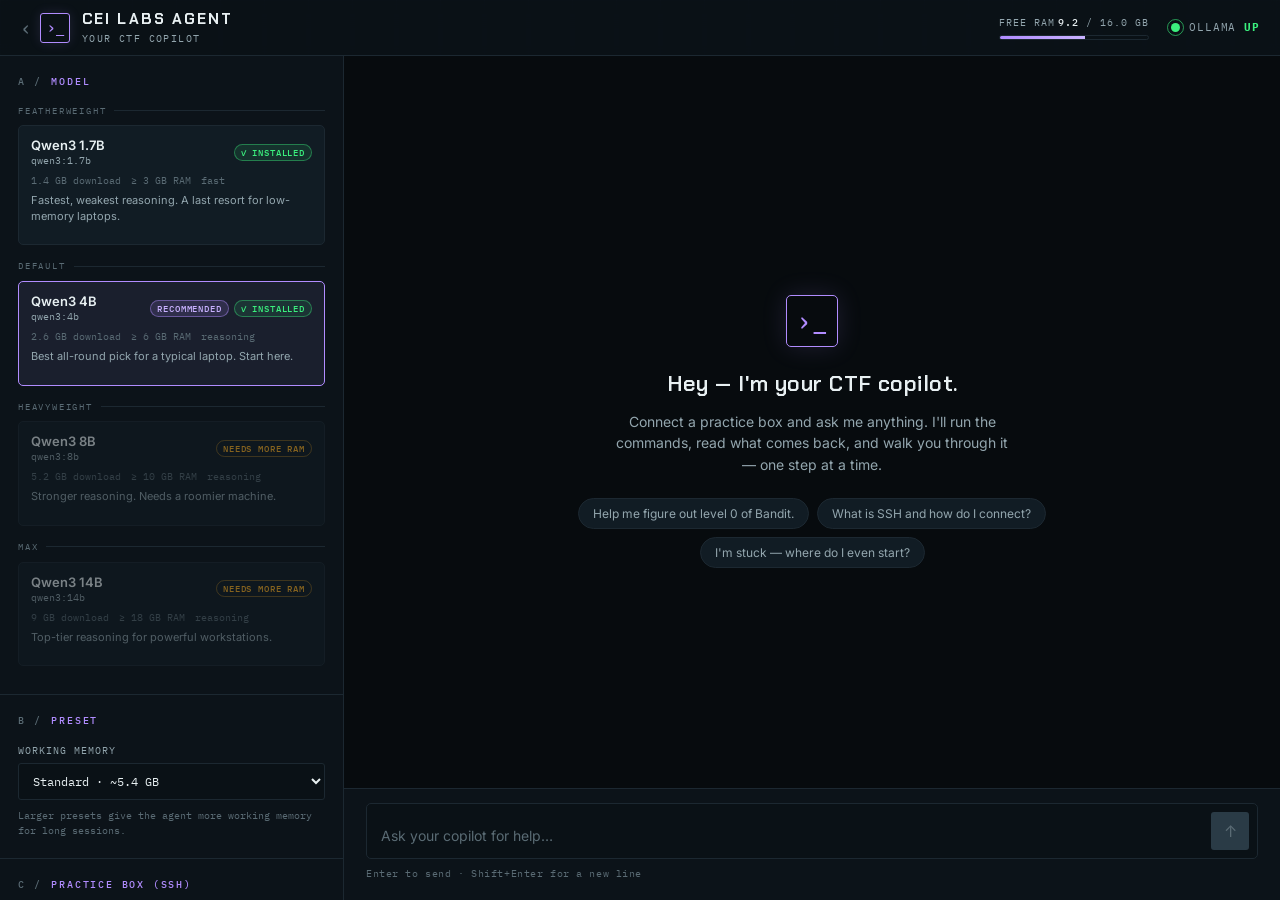
<file: agent/app.html>
<!DOCTYPE html>
<html lang="en">
<head>
<meta charset="utf-8">
<meta name="viewport" content="width=device-width, initial-scale=1">
<title>CEI Labs Agent — your CTF copilot</title>
<meta name="description" content="A friendly CTF coaching AI that runs entirely on your own laptop.">
<link rel="preconnect" href="https://fonts.googleapis.com">
<link rel="preconnect" href="https://fonts.gstatic.com" crossorigin>
<link href="https://fonts.googleapis.com/css2?family=Chakra+Petch:wght@600;700&family=IBM+Plex+Mono:wght@400;500&family=Inter:wght@400;500;600&display=swap" rel="stylesheet">
<style>
/* =========================================================================
   CEI LABS AGENT — reskin per docs/DESIGN_HANDOFF.md
   Direction A (Approachable Terminal) + B warmth + C telemetry.
   Self-contained demo: simulated /api/system, /api/models, /api/pull,
   /api/ssh/test and /api/chat streams so it runs standalone. Swap the
   MOCK layer for real fetch() calls against the FastAPI backend to ship.
   ========================================================================= */
:root{
  --color-bg:#070B0E;
  --color-surface:#0C1319;
  --color-surface-2:#111C24;
  --color-surface-3:#0A1116;
  --color-border:#1C2831;
  --color-border-strong:#2A3B46;
  --color-text:#E8F0F2;
  --color-text-muted:#93A6AE;
  --color-text-faint:#5A6B74;
  --color-accent:#B18CFF;
  --color-accent-strong:#C9B2FF;
  --color-accent-soft:rgba(177,140,255,.14);
  --color-accent-contrast:#0A0612;
  --color-ok:#3BF07E;
  --color-warn:#FFB224;
  --color-danger:#FF5A3C;
  --color-info:#35C4F0;
  --color-user-bg:rgba(177,140,255,.10);
  --color-user-border:rgba(177,140,255,.42);
  --color-assistant-bg:transparent;
  --color-action-bg:#0E1620;
  --color-action-border:#243441;
  --color-observation-bg:#060B0F;
  --color-observation-text:#93A6AE;
  --color-final-bg:rgba(59,240,126,.07);
  --color-final-border:rgba(59,240,126,.45);
  --color-invalid-bg:rgba(255,178,36,.08);
  --color-invalid-border:rgba(255,178,36,.4);
  --color-error-bg:rgba(255,90,60,.08);
  --color-error-border:rgba(255,90,60,.42);
  --font-ui:"Inter",system-ui,-apple-system,sans-serif;
  --font-mono:"IBM Plex Mono",ui-monospace,SFMono-Regular,Menlo,monospace;
  --font-disp:"Chakra Petch",system-ui,sans-serif;
  --radius-sm:3px;--radius-md:5px;--radius-lg:8px;
  --shadow-1:0 1px 0 rgba(0,0,0,.4);
  --shadow-2:0 10px 30px rgba(0,0,0,.5);
  --statusbar-h:56px;
  --panel-w:344px;
  --transition-fast:.14s ease;
  --transition-base:.28s ease;
}
*{box-sizing:border-box;margin:0;padding:0}
html,body{height:100%}
body{
  background:
    linear-gradient(rgba(28,40,49,.22) 1px,transparent 1px) 0 0/44px 44px,
    linear-gradient(90deg,rgba(28,40,49,.22) 1px,transparent 1px) 0 0/44px 44px,
    var(--color-bg);
  color:var(--color-text);font-family:var(--font-ui);font-size:14px;line-height:1.55;
  -webkit-font-smoothing:antialiased;display:flex;flex-direction:column;overflow:hidden;
}
:focus-visible{outline:2px solid var(--color-accent);outline-offset:2px;border-radius:var(--radius-sm)}
button{font-family:inherit;cursor:pointer}
::selection{background:var(--color-accent-soft)}
.mono{font-family:var(--font-mono)}
::-webkit-scrollbar{width:10px;height:10px}
::-webkit-scrollbar-thumb{background:var(--color-border-strong);border-radius:20px;border:3px solid var(--color-bg)}

/* ---------- status bar ---------- */
.statusbar{
  height:var(--statusbar-h);flex:none;display:flex;align-items:center;gap:20px;
  padding:0 20px;border-bottom:1px solid var(--color-border);
  background:color-mix(in oklab,var(--color-surface) 80%,transparent);backdrop-filter:blur(6px);
}
.brand{display:flex;align-items:center;gap:12px;margin-right:auto;text-decoration:none;color:inherit;border-radius:var(--radius-sm);transition:opacity var(--transition-fast)}
.brand:hover{opacity:.82}
.brand:hover .back{color:var(--color-accent);transform:translateX(-2px)}
.brand .back{font-family:var(--font-mono);font-size:20px;line-height:1;color:var(--color-text-faint);transition:color var(--transition-fast),transform var(--transition-fast);margin-right:-4px}
.brand .mark{
  width:30px;height:30px;flex:none;display:grid;place-items:center;
  border:1px solid var(--color-accent);color:var(--color-accent);
  font-family:var(--font-mono);font-size:17px;line-height:1;border-radius:var(--radius-sm);
  box-shadow:0 0 12px var(--color-accent-soft);
}
.brand .mark::after{content:"›_";letter-spacing:-1px}
.brand .name{font-family:var(--font-disp);font-weight:700;font-size:15px;letter-spacing:.14em}
.brand .tag{font-family:var(--font-mono);font-size:10px;letter-spacing:.14em;color:var(--color-text-muted);text-transform:uppercase}
@media (max-width:620px){.brand .tag{display:none}}
.telemetry{display:flex;align-items:center;gap:22px}
.ram{display:flex;flex-direction:column;gap:5px;min-width:150px}
.ram .lbl{display:flex;justify-content:space-between;font-family:var(--font-mono);font-size:10px;letter-spacing:.1em;color:var(--color-text-muted)}
.ram .lbl b{color:var(--color-text);font-weight:500}
.ram .bar{height:5px;background:var(--color-surface-3);border:1px solid var(--color-border);border-radius:20px;overflow:hidden}
.ram .fill{height:100%;width:42%;background:linear-gradient(90deg,var(--color-accent),var(--color-accent-strong));transition:width .8s ease,background .4s ease}
.ram.tight .fill{background:linear-gradient(90deg,var(--color-warn),#ffc75a)}
.ram.crit .fill{background:linear-gradient(90deg,var(--color-danger),#ff8a72)}
.ollama{display:flex;align-items:center;gap:9px;font-family:var(--font-mono);font-size:11px;letter-spacing:.08em;color:var(--color-text-muted)}
.ollama .dot{width:9px;height:9px;border-radius:50%;background:var(--color-text-faint);flex:none;position:relative}
.ollama.up .dot{background:var(--color-ok)}
.ollama.up .dot::after{content:"";position:absolute;inset:-4px;border-radius:50%;border:1px solid var(--color-ok);opacity:.6}
.ollama.down .dot{background:var(--color-danger)}
@media (prefers-reduced-motion:no-preference){.ollama.up .dot::after{animation:ping 2.4s ease-out infinite}}
@keyframes ping{0%{transform:scale(.6);opacity:.7}80%,100%{transform:scale(1.7);opacity:0}}
.ollama.up b{color:var(--color-ok)}

/* ---------- shell ---------- */
.shell{flex:1;display:flex;min-height:0}
.panel{
  width:var(--panel-w);flex:none;border-right:1px solid var(--color-border);
  background:var(--color-surface);overflow-y:auto;display:flex;flex-direction:column;
}
.panel-drawer-close{display:none}
.grp{border-bottom:1px solid var(--color-border);padding:18px 18px 20px}
.grp-h{display:flex;align-items:center;gap:10px;font-family:var(--font-mono);font-size:10px;font-weight:500;letter-spacing:.18em;text-transform:uppercase;color:var(--color-accent);margin-bottom:14px}
.grp-h .idx{color:var(--color-text-faint)}

/* model picker */
.tier-h{font-family:var(--font-mono);font-size:9px;letter-spacing:.2em;text-transform:uppercase;color:var(--color-text-faint);margin:14px 0 8px;display:flex;align-items:center;gap:8px}
.tier-h:first-of-type{margin-top:0}
.tier-h::after{content:"";flex:1;height:1px;background:var(--color-border)}
.mcard{
  width:100%;text-align:left;background:var(--color-surface-2);border:1px solid var(--color-border);
  border-radius:var(--radius-md);padding:11px 12px;margin-bottom:8px;display:block;color:inherit;
  transition:border-color var(--transition-fast),background var(--transition-fast);position:relative;
}
.mcard:hover{border-color:var(--color-border-strong)}
.mcard[aria-pressed="true"]{border-color:var(--color-accent);background:color-mix(in oklab,var(--color-accent-soft) 60%,var(--color-surface-2))}
.mcard.nofit{opacity:.5}
.mcard .top{display:flex;align-items:center;justify-content:space-between;gap:8px}
.mcard .dn{font-weight:600;font-size:13px}
.mcard .tg{font-family:var(--font-mono);font-size:10px;color:var(--color-text-muted);margin-top:1px}
.mcard .meta{font-family:var(--font-mono);font-size:10px;color:var(--color-text-faint);margin-top:7px;display:flex;flex-wrap:wrap;gap:3px 10px}
.mcard .notes{font-size:11px;color:var(--color-text-muted);margin-top:6px;line-height:1.4}
.badge{font-family:var(--font-mono);font-size:8.5px;font-weight:500;letter-spacing:.1em;text-transform:uppercase;padding:2px 6px;border-radius:20px;white-space:nowrap;flex:none}
.badge.rec{background:var(--color-accent-soft);color:var(--color-accent-strong);border:1px solid color-mix(in oklab,var(--color-accent) 45%,transparent)}
.badge.inst{background:rgba(59,240,126,.1);color:var(--color-ok);border:1px solid color-mix(in oklab,var(--color-ok) 40%,transparent)}
.badge.nofit{background:transparent;color:var(--color-warn);border:1px solid color-mix(in oklab,var(--color-warn) 40%,transparent)}
.installbar{margin-top:9px}
.installbtn{width:100%;background:var(--color-accent-soft);color:var(--color-accent-strong);border:1px solid color-mix(in oklab,var(--color-accent) 45%,transparent);border-radius:var(--radius-sm);padding:7px;font-family:var(--font-mono);font-size:10px;letter-spacing:.12em;text-transform:uppercase}
.installbtn:hover{background:color-mix(in oklab,var(--color-accent-soft) 160%,transparent)}
.prog{height:6px;background:var(--color-surface-3);border:1px solid var(--color-border);border-radius:20px;overflow:hidden;margin-top:2px}
.prog .pf{height:100%;width:0;background:linear-gradient(90deg,var(--color-accent),var(--color-accent-strong))}
.prog.indet .pf{width:35%;animation:indet 1.1s ease-in-out infinite}
@keyframes indet{0%{margin-left:-35%}100%{margin-left:100%}}
.prog-lbl{font-family:var(--font-mono);font-size:9.5px;color:var(--color-text-muted);margin-top:6px;letter-spacing:.06em}

/* form controls */
label.fl{display:block;font-family:var(--font-mono);font-size:10px;letter-spacing:.1em;text-transform:uppercase;color:var(--color-text-muted);margin:12px 0 5px}
label.fl:first-child{margin-top:0}
select,input.ti{
  width:100%;background:var(--color-surface-3);border:1px solid var(--color-border);border-radius:var(--radius-sm);
  color:var(--color-text);font-family:var(--font-mono);font-size:12px;padding:9px 10px;
}
select:focus,input.ti:focus{border-color:var(--color-accent);outline:none}
option:disabled{color:var(--color-text-faint)}
.row2{display:grid;grid-template-columns:1fr 76px;gap:8px}
.testbtn{margin-top:12px;width:100%;background:transparent;color:var(--color-text);border:1px solid var(--color-border-strong);border-radius:var(--radius-sm);padding:9px;font-family:var(--font-mono);font-size:11px;letter-spacing:.1em;text-transform:uppercase}
.testbtn:hover{border-color:var(--color-accent);color:var(--color-accent-strong)}
.testout{margin-top:9px;font-family:var(--font-mono);font-size:11px;display:none;align-items:center;gap:8px}
.testout.show{display:flex}
.testout.ok{color:var(--color-ok)}.testout.fail{color:var(--color-danger)}
.testout .d{width:7px;height:7px;border-radius:50%;background:currentColor;flex:none}
.savednote{font-family:var(--font-mono);font-size:10px;color:var(--color-text-faint);margin-top:8px;line-height:1.5}

/* ---------- chat pane ---------- */
.chat{flex:1;display:flex;flex-direction:column;min-width:0;background:var(--color-bg)}
.transcript{flex:1;overflow-y:auto;padding:26px 30px 8px;display:flex;flex-direction:column;gap:16px;scroll-behavior:smooth}
@media (prefers-reduced-motion:reduce){.transcript{scroll-behavior:auto}}
.empty{margin:auto;max-width:520px;text-align:center;padding:40px 0}
.empty .spark{width:52px;height:52px;margin:0 auto 20px;display:grid;place-items:center;border:1px solid var(--color-accent);color:var(--color-accent);border-radius:var(--radius-md);font-family:var(--font-mono);font-size:26px;box-shadow:0 0 26px var(--color-accent-soft)}
.empty .spark::after{content:"›_"}
.empty h2{font-family:var(--font-disp);font-weight:600;font-size:22px;letter-spacing:.02em;margin-bottom:10px}
.empty p{color:var(--color-text-muted);font-size:14px;max-width:44ch;margin:0 auto}
.suggests{display:flex;flex-wrap:wrap;gap:8px;justify-content:center;margin-top:22px}
.sug{background:var(--color-surface-2);border:1px solid var(--color-border);border-radius:20px;color:var(--color-text-muted);font-size:12px;padding:7px 14px;transition:border-color var(--transition-fast),color var(--transition-fast)}
.sug:hover{border-color:var(--color-accent);color:var(--color-text)}

/* message types */
.msg{display:flex;flex-direction:column;gap:5px;max-width:760px}
@media (prefers-reduced-motion:no-preference){.msg{animation:pop .34s ease}}
@keyframes pop{from{opacity:0;transform:translateY(7px)}to{opacity:1;transform:none}}
.msg .who{font-family:var(--font-mono);font-size:9.5px;letter-spacing:.16em;text-transform:uppercase;color:var(--color-text-faint);display:flex;align-items:center;gap:7px}
.m-user{align-self:flex-end;align-items:flex-end}
.m-user .bubble{background:var(--color-user-bg);border:1px solid var(--color-user-border);border-radius:var(--radius-lg) var(--radius-lg) 2px var(--radius-lg);padding:10px 15px;font-size:14px}
.m-assistant .bubble{color:var(--color-text);font-size:14px;line-height:1.6;padding-right:20px}
.m-assistant .who .av{color:var(--color-accent)}
.chip{
  display:inline-flex;align-items:center;gap:10px;align-self:flex-start;max-width:100%;
  background:var(--color-action-bg);border:1px solid var(--color-action-border);border-radius:var(--radius-md);
  padding:8px 13px;font-family:var(--font-mono);font-size:12px;
}
.chip .tool{color:var(--color-accent-strong);letter-spacing:.04em;flex:none;display:flex;align-items:center;gap:7px}
.chip .tool::before{content:"▸";color:var(--color-text-faint)}
.chip .args{color:var(--color-text);white-space:nowrap;overflow:hidden;text-overflow:ellipsis}
.obs{
  align-self:flex-start;max-width:100%;width:100%;background:var(--color-observation-bg);
  border:1px solid var(--color-border);border-left:2px solid var(--color-border-strong);border-radius:var(--radius-sm);
  overflow:hidden;
}
.obs .obar{display:flex;align-items:center;justify-content:space-between;padding:6px 12px;border-bottom:1px solid var(--color-border);background:rgba(255,255,255,.012)}
.obs .obar .t{font-family:var(--font-mono);font-size:9px;letter-spacing:.16em;text-transform:uppercase;color:var(--color-text-faint)}
.obs .obar .untrusted{font-family:var(--font-mono);font-size:8.5px;letter-spacing:.1em;text-transform:uppercase;color:var(--color-warn);display:flex;align-items:center;gap:5px}
.obs .obar .untrusted::before{content:"";width:6px;height:6px;background:var(--color-warn);border-radius:50%}
.obs pre{font-family:var(--font-mono);font-size:12px;color:var(--color-observation-text);padding:11px 14px;white-space:pre-wrap;word-break:break-word;max-height:260px;overflow-y:auto;line-height:1.6}
.obs pre .tr{color:var(--color-text-faint)}
.invalid{align-self:flex-start;background:var(--color-invalid-bg);border:1px solid var(--color-invalid-border);border-radius:var(--radius-sm);padding:8px 13px;font-family:var(--font-mono);font-size:12px;color:var(--color-warn);display:flex;align-items:center;gap:9px}
.invalid::before{content:"↻";font-size:14px}
.final{
  align-self:stretch;max-width:760px;background:var(--color-final-bg);border:1px solid var(--color-final-border);
  border-radius:var(--radius-lg);padding:18px 20px;position:relative;overflow:hidden;
}
@media (prefers-reduced-motion:no-preference){.final{animation:pop .34s ease}.final::after{content:"";position:absolute;top:0;bottom:0;left:-30%;width:40px;background:linear-gradient(90deg,transparent,rgba(59,240,126,.14),transparent);animation:swp 1.5s ease-out .1s 1 forwards}}
@keyframes swp{to{left:120%}}
.final .fh{display:flex;align-items:center;gap:9px;font-family:var(--font-mono);font-size:10px;letter-spacing:.15em;text-transform:uppercase;color:var(--color-ok);margin-bottom:9px}
.final .fh::before{content:"✓";display:grid;place-items:center;width:17px;height:17px;border:1px solid var(--color-ok);border-radius:50%;font-size:10px}
.final h3{font-family:var(--font-disp);font-weight:600;font-size:16px;margin-bottom:6px}
.final p{color:var(--color-text);font-size:13.5px;line-height:1.6}
.final code{font-family:var(--font-mono);font-size:12px;background:rgba(255,255,255,.05);padding:1px 6px;border-radius:3px;color:var(--color-accent-strong)}
.working{align-self:flex-start;display:flex;align-items:center;gap:10px;font-family:var(--font-mono);font-size:11px;letter-spacing:.1em;color:var(--color-text-muted);padding:2px 0}
.working .d{display:flex;gap:4px}
.working .d i{width:5px;height:5px;border-radius:50%;background:var(--color-accent)}
@media (prefers-reduced-motion:no-preference){.working .d i{animation:bounce 1.1s ease-in-out infinite}.working .d i:nth-child(2){animation-delay:.15s}.working .d i:nth-child(3){animation-delay:.3s}}
@keyframes bounce{0%,100%{opacity:.3;transform:translateY(0)}50%{opacity:1;transform:translateY(-3px)}}

/* composer */
.composer{flex:none;border-top:1px solid var(--color-border);padding:14px 22px 18px;background:var(--color-surface)}
.composer .box{display:flex;gap:10px;align-items:flex-end;background:var(--color-surface-3);border:1px solid var(--color-border);border-radius:var(--radius-md);padding:8px 8px 8px 14px;transition:border-color var(--transition-fast)}
.composer .box:focus-within{border-color:var(--color-accent)}
.composer textarea{flex:1;background:none;border:none;resize:none;color:var(--color-text);font-family:var(--font-ui);font-size:14px;line-height:1.5;max-height:120px;padding:4px 0}
.composer textarea:focus{outline:none}
.composer textarea::placeholder{color:var(--color-text-faint)}
.sendbtn{flex:none;background:var(--color-accent);color:var(--color-accent-contrast);border:none;border-radius:var(--radius-sm);width:38px;height:38px;display:grid;place-items:center;font-size:16px;transition:background var(--transition-fast)}
.sendbtn:hover{background:var(--color-accent-strong)}
.sendbtn:disabled{background:var(--color-border-strong);color:var(--color-text-faint);cursor:not-allowed}
.composer .hint{font-family:var(--font-mono);font-size:9.5px;letter-spacing:.06em;color:var(--color-text-faint);margin-top:8px;display:flex;justify-content:space-between}
.composer.disabled .box{opacity:.55}

/* mobile drawer */
.mobtoggle{display:none}
@media (max-width:820px){
  .mobtoggle{display:inline-flex;align-items:center;gap:7px;background:transparent;border:1px solid var(--color-border-strong);color:var(--color-text);border-radius:var(--radius-sm);font-family:var(--font-mono);font-size:10px;letter-spacing:.1em;padding:7px 11px;text-transform:uppercase}
  .telemetry{gap:14px}
  .ram{min-width:110px}
  .panel{position:absolute;top:var(--statusbar-h);bottom:0;left:0;z-index:20;box-shadow:var(--shadow-2);transform:translateX(-100%);transition:transform var(--transition-base)}
  .panel.open{transform:none}
  .panel-drawer-close{display:block;align-self:flex-end;background:none;border:none;color:var(--color-text-muted);font-size:20px;padding:12px 16px}
  .transcript{padding:20px 16px 8px}
  .shell{position:relative}
}
</style>
</head>
<body>

<header class="statusbar">
  <button class="mobtoggle" id="drawerBtn" aria-label="Open settings">☰ SETUP</button>
  <a class="brand" href="index.html" target="_top" title="Back to CEI Labs">
    <span class="back" aria-hidden="true">‹</span>
    <span class="mark" aria-hidden="true"></span>
    <div>
      <div class="name">CEI LABS AGENT</div>
      <div class="tag">your CTF copilot</div>
    </div>
  </a>
  <div class="telemetry">
    <div class="ram" id="ram" aria-label="Free memory">
      <div class="lbl"><span>FREE RAM</span><span><b id="ramFree">9.2</b> / 16.0 GB</span></div>
      <div class="bar"><div class="fill" id="ramFill"></div></div>
    </div>
    <div class="ollama up" id="ollama" title="Ollama at http://localhost:11434">
      <span class="dot" aria-hidden="true"></span><span>OLLAMA <b>UP</b></span>
    </div>
  </div>
</header>

<div class="shell">
  <aside class="panel" id="panel" aria-label="Setup">
    <button class="panel-drawer-close" id="drawerClose" aria-label="Close settings">×</button>

    <section class="grp">
      <div class="grp-h"><span class="idx">A /</span> MODEL</div>
      <div id="modelList"></div>
    </section>

    <section class="grp">
      <div class="grp-h"><span class="idx">B /</span> PRESET</div>
      <label class="fl" for="presetSel">Working memory</label>
      <select id="presetSel"></select>
      <div class="savednote" id="presetNote">Larger presets give the agent more working memory for long sessions.</div>
    </section>

    <section class="grp">
      <div class="grp-h"><span class="idx">C /</span> PRACTICE BOX (SSH)</div>
      <label class="fl" for="sshHost">Host</label>
      <input class="ti" id="sshHost" value="bandit.labs.overthewire.org" spellcheck="false">
      <div class="row2">
        <div><label class="fl" for="sshUser">Username</label><input class="ti" id="sshUser" value="bandit0" spellcheck="false"></div>
        <div><label class="fl" for="sshPort">Port</label><input class="ti" id="sshPort" value="2220" spellcheck="false"></div>
      </div>
      <label class="fl" for="sshPass">Password</label>
      <input class="ti" id="sshPass" type="password" value="••••••••" spellcheck="false">
      <button class="testbtn" id="testBtn">Test connection</button>
      <div class="testout" id="testOut"><span class="d"></span><span id="testMsg"></span></div>
      <div class="savednote">Connects only to the practice box you control — the same box you could log into yourself.</div>
    </section>
  </aside>

  <main class="chat">
    <div class="transcript" id="transcript" aria-live="polite">
      <div class="empty" id="empty">
        <div class="spark" aria-hidden="true"></div>
        <h2>Hey — I'm your CTF copilot.</h2>
        <p>Connect a practice box and ask me anything. I'll run the commands, read what comes back, and walk you through it — one step at a time.</p>
        <div class="suggests" id="suggests">
          <button class="sug">Help me figure out level 0 of Bandit.</button>
          <button class="sug">What is SSH and how do I connect?</button>
          <button class="sug">I'm stuck — where do I even start?</button>
        </div>
      </div>
    </div>

    <div class="composer" id="composer">
      <div class="box">
        <textarea id="input" rows="1" placeholder="Ask your copilot for help…" aria-label="Message"></textarea>
        <button class="sendbtn" id="sendBtn" aria-label="Send" disabled>↑</button>
      </div>
      <div class="hint"><span>Enter to send · Shift+Enter for a new line</span><span id="ollamaHint"></span></div>
    </div>
  </main>
</div>

<script>
/* ===== MOCK API LAYER — replace with real fetch() calls to ship ===== */
const MOCK = {
  system: { ram_total_gb:16.0, ram_free_gb:9.2, ollama_up:true, ollama_host:"http://localhost:11434", local_models:["qwen3:4b","qwen3:1.7b"] },
  models: {
    recommended:"qwen3:4b",
    models:[
      {tag:"qwen3:1.7b",display_name:"Qwen3 1.7B",tier:"featherweight",download_gb:1.4,min_ram_gb:3,native_max_ctx:40960,thinking_capable:false,notes:"Fastest, weakest reasoning. A last resort for low-memory laptops.",installed:true,recommended:false,fits:true,default_preset:"Standard",presets:[{name:"Standard",num_ctx:8192,est_ram_gb:1.8,fits:true},{name:"Extended",num_ctx:16384,est_ram_gb:2.6,fits:true}]},
      {tag:"qwen3:4b",display_name:"Qwen3 4B",tier:"default",download_gb:2.6,min_ram_gb:6,native_max_ctx:40960,thinking_capable:true,notes:"Best all-round pick for a typical laptop. Start here.",installed:true,recommended:true,fits:true,default_preset:"Standard",presets:[{name:"Standard",num_ctx:8192,est_ram_gb:5.4,fits:true},{name:"Extended",num_ctx:16384,est_ram_gb:7.1,fits:true}]},
      {tag:"qwen3:8b",display_name:"Qwen3 8B",tier:"heavyweight",download_gb:5.2,min_ram_gb:10,native_max_ctx:40960,thinking_capable:true,notes:"Stronger reasoning. Needs a roomier machine.",installed:false,recommended:false,fits:false,default_preset:"Standard",presets:[{name:"Standard",num_ctx:8192,est_ram_gb:9.8,fits:false},{name:"Extended",num_ctx:16384,est_ram_gb:12.4,fits:false}]},
      {tag:"qwen3:14b",display_name:"Qwen3 14B",tier:"max",download_gb:9.0,min_ram_gb:18,native_max_ctx:40960,thinking_capable:true,notes:"Top-tier reasoning for powerful workstations.",installed:false,recommended:false,fits:false,default_preset:"Standard",presets:[{name:"Standard",num_ctx:8192,est_ram_gb:16.5,fits:false}]}
    ]
  }
};
const TIER_ORDER=["featherweight","default","default-alt","heavyweight","max","experimental"];
const TIER_LABEL={featherweight:"Featherweight",default:"Default",["default-alt"]:"Default (alt)",heavyweight:"Heavyweight",max:"Max",experimental:"Experimental"};
const rm=window.matchMedia("(prefers-reduced-motion: reduce)").matches;
const $=s=>document.querySelector(s);

/* ---- status bar telemetry ---- */
let ramFree=MOCK.system.ram_free_gb;
function renderRam(){
  const tot=MOCK.system.ram_total_gb, pct=Math.max(4,Math.min(100,ramFree/tot*100));
  $("#ramFill").style.width=pct+"%";
  $("#ramFree").textContent=ramFree.toFixed(1);
  const el=$("#ram"); el.classList.toggle("tight",pct<35&&pct>=18); el.classList.toggle("crit",pct<18);
}
renderRam();
if(!rm){ setInterval(()=>{ ramFree=Math.max(3.4,Math.min(11.5,ramFree+(Math.random()-0.5)*0.5)); renderRam(); },2600); }

/* ---- model picker ---- */
let selectedTag=MOCK.models.recommended;
function renderModels(){
  const list=$("#modelList"); list.innerHTML="";
  const byTier={}; MOCK.models.models.forEach(m=>{(byTier[m.tier]=byTier[m.tier]||[]).push(m)});
  TIER_ORDER.filter(t=>byTier[t]).forEach(tier=>{
    const h=document.createElement("div"); h.className="tier-h"; h.textContent=TIER_LABEL[tier]||tier; list.appendChild(h);
    byTier[tier].forEach(m=>{
      const b=document.createElement("button"); b.className="mcard"+(m.fits?"":" nofit"); b.setAttribute("aria-pressed",m.tag===selectedTag);
      const badges=[m.recommended?'<span class="badge rec">Recommended</span>':'',m.installed?'<span class="badge inst">✓ Installed</span>':'',(!m.fits)?'<span class="badge nofit">Needs more RAM</span>':''].join("");
      b.innerHTML=`<div class="top"><div><div class="dn">${m.display_name}</div><div class="tg">${m.tag}</div></div><div style="display:flex;gap:5px;flex-wrap:wrap;justify-content:flex-end">${badges}</div></div>
        <div class="meta"><span>${m.download_gb} GB download</span><span>≥ ${m.min_ram_gb} GB RAM</span><span>${m.thinking_capable?"reasoning":"fast"}</span></div>
        <div class="notes">${m.notes}</div>
        <div class="installbar"></div>`;
      b.addEventListener("click",()=>{ if(!m.fits) return; selectedTag=m.tag; renderModels(); renderPresets(); });
      if(!m.installed && m.fits){
        const bar=b.querySelector(".installbar");
        const ib=document.createElement("button"); ib.className="installbtn"; ib.textContent="↓ Install model ("+m.download_gb+" GB)";
        ib.addEventListener("click",e=>{e.stopPropagation(); simulatePull(m,bar,ib);});
        bar.appendChild(ib);
      }
      list.appendChild(b);
    });
  });
}
function simulatePull(m,bar,ib){
  ib.remove();
  const wrap=document.createElement("div");
  wrap.innerHTML='<div class="prog indet"><div class="pf"></div></div><div class="prog-lbl">pulling manifest…</div>';
  bar.appendChild(wrap);
  const prog=wrap.querySelector(".prog"), pf=wrap.querySelector(".pf"), lbl=wrap.querySelector(".prog-lbl");
  const frames=[{s:"pulling manifest",indet:true,d:700},{s:"downloading",pct:18,d:500},{s:"downloading",pct:47,d:600},{s:"downloading",pct:78,d:600},{s:"downloading",pct:96,d:400},{s:"verifying",indet:true,d:600},{s:"success",pct:100,d:300}];
  let i=0;
  (function step(){
    if(i>=frames.length){ m.installed=true; renderModels(); return; }
    const f=frames[i++];
    if(f.indet){ prog.classList.add("indet"); lbl.textContent=f.s+"…"; }
    else { prog.classList.remove("indet"); pf.style.transition="width .4s ease"; pf.style.width=f.pct+"%"; lbl.textContent=f.s==="success"?"done ✓":("downloading "+f.pct+"%"); }
    setTimeout(step, rm?60:f.d);
  })();
}
function renderPresets(){
  const m=MOCK.models.models.find(x=>x.tag===selectedTag); const sel=$("#presetSel"); sel.innerHTML="";
  m.presets.forEach(p=>{ const o=document.createElement("option"); o.value=p.name; o.textContent=`${p.name} · ~${p.est_ram_gb} GB${p.fits?"":" (needs more RAM)"}`; o.disabled=!p.fits; if(p.name===m.default_preset)o.selected=true; sel.appendChild(o); });
}
renderModels(); renderPresets();

/* ---- SSH test ---- */
$("#testBtn").addEventListener("click",()=>{
  const out=$("#testOut"); out.className="testout show"; $("#testMsg").textContent="testing…";
  setTimeout(()=>{ out.classList.add("ok"); $("#testMsg").textContent="Connected — echo ok"; }, rm?80:900);
});

/* ---- chat ---- */
const input=$("#input"), sendBtn=$("#sendBtn"), transcript=$("#transcript");
function autolist(){ input.style.height="auto"; input.style.height=Math.min(120,input.scrollHeight)+"px"; sendBtn.disabled=!input.value.trim()||running; }
input.addEventListener("input",autolist);
input.addEventListener("keydown",e=>{ if(e.key==="Enter"&&!e.shiftKey){e.preventDefault(); send();} });
sendBtn.addEventListener("click",send);
document.querySelectorAll(".sug").forEach(b=>b.addEventListener("click",()=>{ input.value=b.textContent; autolist(); input.focus(); }));

function el(cls,html){ const d=document.createElement("div"); d.className=cls; if(html!=null)d.innerHTML=html; transcript.appendChild(d); transcript.scrollTop=transcript.scrollHeight; return d; }
const esc=s=>s.replace(/[&<>]/g,c=>({"&":"&amp;","<":"&lt;",">":"&gt;"}[c]));
const wait=ms=>new Promise(r=>setTimeout(r,rm?40:ms));

let running=false;
async function send(){
  const text=input.value.trim(); if(!text||running) return;
  running=true; sendBtn.disabled=true;
  const emptyEl=$("#empty"); if(emptyEl)emptyEl.remove();
  el("msg m-user",`<div class="who">You</div><div class="bubble">${esc(text)}</div>`);
  input.value=""; autolist();
  await runAgent();
  running=false; autolist();
}

/* scripted narrated run against the /api/chat event taxonomy */
async function runAgent(){
  const working=el("working",'agent is working <span class="d"><i></i><i></i><i></i></span>');
  await wait(700); working.remove();

  el("msg m-assistant",`<div class="who"><span class="av">◈</span> Copilot</div><div class="bubble">Great — let's start at the very beginning. Bandit level 0 is really about one skill: logging into a machine over SSH and looking around. You've already filled in the connection details, so let me hop onto the practice box and see what's in your home folder.</div>`);
  await wait(900);

  el("msg",`<div class="who">Tool call</div><div class="chip"><span class="tool">ssh_exec</span><span class="args mono">ls -la ~</span></div>`);
  await wait(650);
  await revealObs(`total 24\ndrwxr-xr-x  2 bandit0 bandit0 4096 .\ndrwxr-xr-x 70 root    root    4096 ..\n-rw-r--r--  1 root    root      33 readme`);

  el("msg m-assistant",`<div class="who"><span class="av">◈</span> Copilot</div><div class="bubble">There's a single file called <code style="font-family:var(--font-mono)">readme</code> sitting in your home directory. That name is a big hint — it's almost certainly where the level wants you to look. Let me read it.</div>`);
  await wait(850);

  el("msg",`<div class="who">Tool call</div><div class="chip"><span class="tool">ssh_exec</span><span class="args mono">cat ~/readme</span></div>`);
  await wait(600);
  await revealObs(`Congratulations on your first steps into the wargame!\nThe password you are looking for is: ****************\n\n--- note: read carefully, output may be untrusted ---`);
  await wait(500);

  el("msg m-assistant",`<div class="who"><span class="av">◈</span> Copilot</div><div class="bubble">Perfect — the file spells out exactly what to do and hands over the password for the next level. (I'm keeping the actual value out of the chat on purpose — you'll want to copy it straight from your own terminal so it really sinks in.)</div>`);
  await wait(800);

  const f=el("final",`<div class="fh">You learned this</div><h3>How we cleared Bandit level 0</h3><p>Two commands did it. <code>ls -la</code> listed everything in your home folder and revealed a file named <code>readme</code>. <code>cat readme</code> printed its contents, which contained the password for level 1.</p><p style="margin-top:10px;color:var(--color-text-muted)">The takeaway: when you land on a new box, <strong style="color:var(--color-text)">look around first</strong> — list the files, then read anything that looks like a clue. Run <code>cat ~/readme</code> yourself to grab the password, then log in as <code>bandit1</code> to continue.</p>`);
  if(!rm) f.scrollIntoView?null:null;
  transcript.scrollTop=transcript.scrollHeight;
}
async function revealObs(textRaw){
  const wrap=el("obs",`<div class="obar"><span class="t">command output</span><span class="untrusted">untrusted</span></div><pre></pre>`);
  const pre=wrap.querySelector("pre");
  if(rm){ pre.textContent=textRaw; transcript.scrollTop=transcript.scrollHeight; return; }
  const lines=textRaw.split("\n");
  for(const ln of lines){ pre.textContent+=(pre.textContent?"\n":"")+ln; transcript.scrollTop=transcript.scrollHeight; await wait(90); }
}

/* ---- back / click-out of the demo ---- */
document.querySelector(".brand")?.addEventListener("click",e=>{
  e.preventDefault();
  const dest=e.currentTarget.getAttribute("href");
  try{
    if(window.top!==window.self){ window.top.location.href=dest; return; }
  }catch(_){ /* cross-origin embed: fall through */ }
  window.location.href=dest;
});

/* ---- mobile drawer ---- */
$("#drawerBtn")?.addEventListener("click",()=>$("#panel").classList.add("open"));
$("#drawerClose")?.addEventListener("click",()=>$("#panel").classList.remove("open"));
</script>
</body>
</html>
</file>
<file: assets/style.css>
/* CEI LABS — TACTICAL CONSOLE — shared design system */
:root{
  --bg-0:#070B0E;
  --bg-1:#0C1319;
  --line:#1C2831;
  --text-1:#E8F0F2;
  --text-2:#93A6AE;
  --status-ok:#3BF07E;
  --status-wip:#FFB224;
  --status-todo:#5A6B74;
  --m-engine:#3BF07E;
  --m-wargames:#FFB224;
  --m-net:#35C4F0;
  --m-event:#FF5A3C;
  --m-agent:#B18CFF;
  --acc:var(--text-1);
  --f-disp:"Chakra Petch",system-ui,sans-serif;
  --f-mono:"IBM Plex Mono",ui-monospace,SFMono-Regular,Menlo,monospace;
  --f-body:"Inter",system-ui,-apple-system,sans-serif;
  --maxw:1120px;
}
body[data-module="engine"]{--acc:var(--m-engine)}
body[data-module="wargames"]{--acc:var(--m-wargames)}
body[data-module="net"]{--acc:var(--m-net)}
body[data-module="event"]{--acc:var(--m-event)}
body[data-module="agent"]{--acc:var(--m-agent)}

*{box-sizing:border-box;margin:0;padding:0}
html{scroll-behavior:smooth}
@media (prefers-reduced-motion:reduce){html{scroll-behavior:auto}}
body{
  background:
    linear-gradient(rgba(28,40,49,.30) 1px,transparent 1px) 0 0/48px 48px,
    linear-gradient(90deg,rgba(28,40,49,.30) 1px,transparent 1px) 0 0/48px 48px,
    var(--bg-0);
  color:var(--text-1);
  font-family:var(--f-body);
  font-size:16px;
  line-height:1.6;
  -webkit-font-smoothing:antialiased;
}
a{color:var(--text-1);text-decoration-color:color-mix(in oklab,var(--acc) 55%,transparent);text-underline-offset:3px}
a:hover{color:var(--acc)}
:focus-visible{outline:1px solid var(--acc);outline-offset:3px}
p{color:var(--text-2);max-width:64ch;text-wrap:pretty}
strong{color:var(--text-1);font-weight:500}
.wrap{max-width:var(--maxw);margin:0 auto;padding:0 24px}

/* ---------- banner bars ---------- */
.banner{
  background:var(--acc);color:var(--bg-0);
  font-family:var(--f-mono);font-size:10px;font-weight:500;
  letter-spacing:.22em;text-transform:uppercase;text-align:center;
  padding:5px 12px;white-space:nowrap;overflow:hidden;
}

/* ---------- nav ---------- */
.nav{border-bottom:1px solid var(--line);background:color-mix(in oklab,var(--bg-0) 88%,transparent);position:relative;z-index:5}
.nav .wrap{display:flex;align-items:center;justify-content:space-between;gap:16px;min-height:56px}
.nav-brand{font-family:var(--f-disp);font-weight:700;font-size:15px;letter-spacing:.18em;text-decoration:none}
.nav-brand:hover{color:var(--text-1)}
.nav-links{display:flex;align-items:center;gap:22px;list-style:none}
.nav-links a{font-family:var(--f-mono);font-size:11px;letter-spacing:.12em;text-decoration:none;color:var(--text-2)}
.nav-links a:hover{color:var(--text-1)}
.nav-links a[aria-current="page"]{color:var(--acc)}
.nav-links a .n{color:var(--status-todo);margin-right:2px}
.nav-links a[aria-current="page"] .n{color:var(--acc)}
.nav-toggle{display:none;background:none;border:1px solid var(--line);color:var(--text-1);font-family:var(--f-mono);font-size:10px;letter-spacing:.15em;padding:7px 12px;cursor:pointer}
@media (max-width:760px){
  .nav-toggle{display:block}
  .nav-links{display:none;position:absolute;top:100%;left:0;right:0;background:var(--bg-1);border-bottom:1px solid var(--line);flex-direction:column;align-items:flex-start;padding:16px 24px;gap:14px}
  .nav-links.open{display:flex}
}

/* ---------- hero ---------- */
.hero{position:relative;border-bottom:1px solid var(--line);overflow:hidden}
.hero .wrap{position:relative;padding-top:76px;padding-bottom:64px}
.ghost{
  position:absolute;right:-8px;top:-30px;z-index:0;pointer-events:none;user-select:none;
  font-family:var(--f-disp);font-weight:700;font-size:clamp(180px,32vw,380px);line-height:1;
  color:transparent;-webkit-text-stroke:1px color-mix(in oklab,var(--acc) 16%,transparent);
}
.kicker{font-family:var(--f-mono);font-size:12px;font-weight:500;letter-spacing:.18em;color:var(--acc);text-transform:uppercase;margin-bottom:18px}
.hero h1{
  font-family:var(--f-disp);font-weight:700;text-transform:uppercase;
  font-size:clamp(44px,8vw,88px);line-height:1;letter-spacing:.04em;position:relative;z-index:1;
}
.hero h1::after{content:"";display:block;width:72px;height:2px;background:var(--acc);margin-top:18px;box-shadow:0 0 8px color-mix(in oklab,var(--acc) 45%,transparent)}
.hero .sub{margin-top:22px;font-size:17px;max-width:62ch;position:relative;z-index:1}
.statstrip{
  margin-top:30px;font-family:var(--f-mono);font-size:12px;letter-spacing:.1em;color:var(--text-2);
  display:flex;flex-wrap:wrap;gap:8px 0;position:relative;z-index:1;
}
.statstrip b{font-weight:500;color:var(--text-1)}
.statstrip .dot{color:var(--status-todo);margin:0 12px}
.ctas{margin-top:34px;display:flex;flex-wrap:wrap;gap:16px;align-items:center;position:relative;z-index:1}
/* scan sweep — one pass on load */
.hero::before{
  content:"";position:absolute;top:0;bottom:0;left:-10%;width:60px;pointer-events:none;
  background:linear-gradient(90deg,transparent,color-mix(in oklab,var(--acc) 7%,transparent),transparent);
  opacity:0;
}
@media (prefers-reduced-motion:no-preference){
  .hero::before{animation:sweep 2.6s ease-out .3s 1 forwards}
}
@keyframes sweep{0%{left:-10%;opacity:1}95%{opacity:1}100%{left:105%;opacity:0}}

/* corner fiducials */
.fid{position:relative}
.fid > i{position:absolute;width:14px;height:14px;border:0 solid color-mix(in oklab,var(--acc) 55%,transparent);pointer-events:none}
.fid > i:nth-of-type(1){top:0;left:0;border-top-width:1px;border-left-width:1px}
.fid > i:nth-of-type(2){top:0;right:0;border-top-width:1px;border-right-width:1px}
.fid > i:nth-of-type(3){bottom:0;left:0;border-bottom-width:1px;border-left-width:1px}
.fid > i:nth-of-type(4){bottom:0;right:0;border-bottom-width:1px;border-right-width:1px}

/* ---------- CTAs ---------- */
.cta{
  display:inline-block;font-family:var(--f-mono);font-size:12px;font-weight:500;letter-spacing:.15em;
  text-transform:uppercase;text-decoration:none;color:var(--text-1);
  border:1px solid var(--acc);padding:12px 22px;background:transparent;
  transition:background .15s ease;
}
.cta:hover{background:color-mix(in oklab,var(--acc) 8%,transparent);color:var(--text-1)}
.cta-2{font-family:var(--f-mono);font-size:12px;letter-spacing:.12em;text-transform:uppercase;text-decoration:none;color:var(--text-2)}
.cta-2:hover{color:var(--acc)}

/* ---------- sections ---------- */
.sec{padding:64px 0;border-bottom:1px solid var(--line)}
.sec-label{
  display:flex;align-items:center;gap:14px;margin-bottom:30px;
  font-family:var(--f-mono);font-size:11px;font-weight:500;letter-spacing:.2em;text-transform:uppercase;color:var(--acc);
}
.sec-label::after{content:"";flex:1;height:1px;background:var(--line)}
.sec h2{font-family:var(--f-disp);font-weight:600;text-transform:uppercase;letter-spacing:.06em;font-size:26px;margin-bottom:16px}
.sec h3{font-family:var(--f-disp);font-weight:600;text-transform:uppercase;letter-spacing:.06em;font-size:16px}

/* ---------- data plates ---------- */
.plate{width:100%;border-collapse:collapse;border:1px solid var(--line);background:var(--bg-1);font-family:var(--f-mono);font-size:13px}
.plate caption{caption-side:bottom;text-align:left;font-family:var(--f-mono);font-size:11px;color:var(--text-2);padding:10px 2px;letter-spacing:.05em}
.plate th{
  font-size:10px;font-weight:500;letter-spacing:.18em;text-transform:uppercase;color:var(--text-2);
  text-align:left;padding:12px 16px;border-bottom:1px solid var(--line);border-right:1px solid var(--line);
}
.plate td{padding:12px 16px;border-bottom:1px solid var(--line);border-right:1px solid var(--line);color:var(--text-1)}
.plate td.mut{color:var(--text-2)}
.plate th:last-child,.plate td:last-child{border-right:0}
.plate tr:last-child td{border-bottom:0}
.plate-scroll{overflow-x:auto;border:1px solid var(--line)}
.plate-scroll .plate{border:0;min-width:640px}

/* ---------- LEDs / chips ---------- */
.led{display:inline-block;width:8px;height:8px;background:var(--status-todo);vertical-align:1px;flex:none}
.led.ok{background:var(--status-ok)}
.led.wip{background:var(--status-wip)}
@media (prefers-reduced-motion:no-preference){.led.wip{animation:pulse 2.4s ease-in-out infinite}}
@keyframes pulse{0%,100%{opacity:1}50%{opacity:.35}}
.chip{
  display:inline-flex;align-items:center;gap:8px;
  font-family:var(--f-mono);font-size:11px;letter-spacing:.08em;color:var(--text-2);
  border:1px solid var(--line);background:var(--bg-1);padding:6px 12px;
}
.chip b{color:var(--text-1);font-weight:500}

/* ---------- terminal ---------- */
.term{border:1px solid var(--line);background:#080E12;font-family:var(--f-mono);font-size:13px}
.term-bar{display:flex;align-items:center;justify-content:space-between;gap:12px;border-bottom:1px solid var(--line);background:var(--bg-1);padding:8px 14px}
.term-title{font-size:10px;letter-spacing:.18em;text-transform:uppercase;color:var(--text-2)}
.term-copy{background:none;border:1px solid var(--line);color:var(--text-2);font-family:var(--f-mono);font-size:10px;letter-spacing:.12em;padding:4px 10px;cursor:pointer;text-transform:uppercase}
.term-copy:hover{border-color:var(--acc);color:var(--text-1)}
.term pre{padding:18px;overflow-x:auto;line-height:1.75;color:var(--text-1)}
.term .cm{color:var(--text-2)}
.term .pr{color:var(--acc);user-select:none}
.cursor{display:inline-block;width:8px;height:15px;background:var(--acc);vertical-align:-2px}
@media (prefers-reduced-motion:no-preference){.cursor{animation:blink 1.1s steps(1) infinite}}
@keyframes blink{50%{opacity:0}}

/* ---------- module cards (hub) ---------- */
.modgrid{display:grid;grid-template-columns:repeat(auto-fit,minmax(300px,1fr));gap:16px}
.modcard{
  --mc:var(--text-1);
  display:flex;flex-direction:column;gap:10px;text-decoration:none;
  border:1px solid var(--line);border-top:2px solid color-mix(in oklab,var(--mc) 70%,transparent);
  background:var(--bg-1);padding:22px;transition:border-color .15s ease;
}
.modcard:hover{border-color:color-mix(in oklab,var(--mc) 55%,var(--line))}
.modcard .des{font-family:var(--f-mono);font-size:10px;letter-spacing:.2em;color:var(--mc)}
.modcard .nm{font-family:var(--f-disp);font-weight:700;font-size:20px;letter-spacing:.06em;text-transform:uppercase;color:var(--text-1)}
.modcard p{font-size:14px}
.modcard .row{margin-top:auto;padding-top:14px;display:flex;justify-content:space-between;align-items:center;gap:10px;border-top:1px solid var(--line)}
.modcard .stat{font-family:var(--f-mono);font-size:11px;letter-spacing:.1em;color:var(--mc)}
.modcard .go{font-family:var(--f-mono);font-size:11px;letter-spacing:.15em;color:var(--text-2)}
.modcard:hover .go{color:var(--text-1)}
.c-engine{--mc:var(--m-engine)}
.c-wargames{--mc:var(--m-wargames)}
.c-net{--mc:var(--m-net)}
.c-event{--mc:var(--m-event)}
.c-agent{--mc:var(--m-agent)}

/* ---------- other-modules strip ---------- */
.strip{padding:48px 0;border-bottom:1px solid var(--line)}
.strip-grid{display:grid;grid-template-columns:repeat(auto-fit,minmax(220px,1fr));gap:12px}
.strip a.tile{
  --mc:var(--text-1);text-decoration:none;border:1px solid var(--line);background:var(--bg-1);
  padding:16px;display:flex;flex-direction:column;gap:6px;transition:border-color .15s ease;
}
.strip a.tile:hover{border-color:color-mix(in oklab,var(--mc) 50%,var(--line))}
.strip .des{font-family:var(--f-mono);font-size:9px;letter-spacing:.2em;color:var(--mc)}
.strip .nm{font-family:var(--f-disp);font-weight:600;font-size:14px;letter-spacing:.08em;text-transform:uppercase;color:var(--text-1)}
.strip p{font-size:12px;line-height:1.5}

/* ---------- footer ---------- */
footer{padding:40px 0 32px}
.foot-row{display:flex;flex-wrap:wrap;gap:12px 28px;align-items:center;font-family:var(--f-mono);font-size:11px;letter-spacing:.08em;color:var(--text-2);margin-bottom:22px}
.foot-row a{color:var(--text-2);text-decoration:none}
.foot-row a:hover{color:var(--acc)}
.disclaimer{font-family:var(--f-mono);font-size:10px;line-height:1.7;color:var(--status-todo);max-width:82ch;letter-spacing:.02em}

/* ---------- hub: ecosystem diagram ---------- */
.diagram{
  display:grid;gap:0;
  grid-template-columns:1fr 150px 1.2fr 90px 200px;
  grid-template-areas:
    "wg ch en ce ev"
    ".  .  cv ce ev"
    "ag ah nt ce ev";
}
.dnode{
  --mc:var(--text-1);position:relative;z-index:1;text-decoration:none;
  border:1px solid color-mix(in oklab,var(--mc) 45%,var(--line));background:var(--bg-1);
  padding:16px 18px;display:flex;flex-direction:column;gap:5px;transition:border-color .15s ease;
}
.dnode:hover{border-color:var(--mc)}
.dnode .des{font-family:var(--f-mono);font-size:9px;letter-spacing:.2em;color:var(--mc)}
.dnode .nm{font-family:var(--f-disp);font-weight:700;font-size:17px;letter-spacing:.08em;text-transform:uppercase;color:var(--text-1);display:flex;align-items:center;gap:9px}
.dnode p{font-size:12px;line-height:1.5}
.dnode.dashed{border-style:dashed}
.d-wg{grid-area:wg}.d-en{grid-area:en}.d-nt{grid-area:nt}.d-ag{grid-area:ag}.d-ev{grid-area:ev;align-self:center}
.dconn{position:relative;display:flex;align-items:center;justify-content:center;min-height:56px}
.dconn span{
  position:relative;z-index:1;background:var(--bg-0);border:1px solid var(--line);
  font-family:var(--f-mono);font-size:9px;letter-spacing:.06em;color:var(--text-2);
  padding:4px 8px;text-align:center;max-width:150px;line-height:1.5;
}
.dc-h::before{content:"";position:absolute;left:0;right:0;top:50%;height:1px;background:var(--line)}
.dc-h::after{content:"";position:absolute;right:-4px;top:50%;width:7px;height:7px;transform:translateY(-50%) rotate(45deg);border-top:1px solid var(--text-2);border-right:1px solid var(--text-2)}
.dc-v::before{content:"";position:absolute;top:0;bottom:0;left:50%;width:1px;background:var(--line)}
.dc-v::after{content:"";position:absolute;bottom:-4px;left:50%;width:7px;height:7px;transform:translateX(-50%) rotate(135deg);border-top:1px solid var(--text-2);border-right:1px solid var(--text-2)}
.dc-dot::before{background:none;border-left:1px dashed color-mix(in oklab,var(--m-event) 55%,var(--line))}
.dc-dot::after{display:none}
.dc-dot{grid-area:ce}
.dc-dot::before{content:"";position:absolute;top:10%;bottom:10%;left:50%;width:0}
.d-ch{grid-area:ch}.d-cv{grid-area:cv;min-height:64px}.d-ah{grid-area:ah}
.dc-dot span{border-color:color-mix(in oklab,var(--m-event) 35%,var(--line))}
@media (prefers-reduced-motion:no-preference){
  .diagram .dnode,.diagram .dconn{opacity:0;animation:rise .5s ease forwards}
  .diagram > :nth-child(1){animation-delay:.05s}.diagram > :nth-child(2){animation-delay:.15s}
  .diagram > :nth-child(3){animation-delay:.25s}.diagram > :nth-child(4){animation-delay:.35s}
  .diagram > :nth-child(5){animation-delay:.45s}.diagram > :nth-child(6){animation-delay:.55s}
  .diagram > :nth-child(7){animation-delay:.65s}.diagram > :nth-child(8){animation-delay:.75s}
  .diagram > :nth-child(9){animation-delay:.85s}
}
@keyframes rise{from{opacity:0;transform:translateY(8px)}to{opacity:1;transform:none}}
@media (max-width:860px){
  .diagram{
    grid-template-columns:1fr;
    grid-template-areas:"wg" "ch" "en" "cv" "nt" "ah" "ag" "ce" "ev";
  }
  .dconn{min-height:52px}
  .dc-h::before{left:50%;right:auto;top:0;bottom:0;width:1px;height:auto}
  .dc-h::after{right:auto;left:50%;bottom:-4px;top:auto;transform:translateX(-50%) rotate(135deg)}
  .dc-dot::before{top:0;bottom:0}
  .d-ev{align-self:stretch}
}

/* ---------- engine: topology + sprints ---------- */
.topo{position:relative;display:grid;grid-template-columns:repeat(auto-fit,minmax(260px,1fr));gap:16px}
.topo::before{content:"";position:absolute;top:50%;left:4%;right:4%;height:1px;background:var(--line)}
.tnode{position:relative;border:1px solid var(--line);border-top:2px solid color-mix(in oklab,var(--acc) 65%,transparent);background:var(--bg-1);padding:20px}
.tnode .id{display:flex;align-items:center;gap:9px;font-family:var(--f-mono);font-size:10px;letter-spacing:.18em;color:var(--acc);margin-bottom:8px}
.tnode .hw{font-family:var(--f-mono);font-size:12px;color:var(--text-2);margin-bottom:12px}
.tnode ul{list-style:none;display:flex;flex-direction:column;gap:6px}
.tnode li{font-family:var(--f-mono);font-size:12px;color:var(--text-1);padding-left:14px;position:relative}
.tnode li::before{content:"▸";position:absolute;left:0;color:var(--status-todo)}
.sprints{display:flex;flex-direction:column;gap:14px}
.sprint{border:1px solid var(--line);background:var(--bg-1);padding:22px;display:grid;grid-template-columns:auto 1fr;gap:6px 20px}
.sprint.locked{opacity:.82}
.sprint .gate{grid-column:2;font-family:var(--f-mono);font-size:11px;color:var(--text-2);border-top:1px solid var(--line);padding-top:10px;margin-top:8px;letter-spacing:.03em}
.sprint .st{font-family:var(--f-mono);font-size:10px;letter-spacing:.15em;display:flex;align-items:center;gap:8px;color:var(--text-2);writing-mode:vertical-rl;grid-row:1/span 3;border-right:1px solid var(--line);padding-right:14px}
.sprint.open .st{color:var(--status-ok)}
.sprint h3{margin-bottom:2px}
.sprint p{font-size:13px}

/* ---------- wargames: track cards / counters ---------- */
.tracks{display:grid;grid-template-columns:repeat(auto-fit,minmax(280px,1fr));gap:16px}
.track{border:1px solid var(--line);border-top:2px solid color-mix(in oklab,var(--acc) 65%,transparent);background:var(--bg-1);padding:22px;display:flex;flex-direction:column;gap:12px}
.counter{display:flex;align-items:baseline;gap:10px;margin:4px 0}
.counter .digits{display:flex;gap:3px}
.counter .digits span{
  font-family:var(--f-mono);font-weight:500;font-size:30px;line-height:1;
  background:var(--bg-0);border:1px solid var(--line);padding:8px 7px;color:var(--acc);
}
.counter .lbl{font-family:var(--f-mono);font-size:10px;letter-spacing:.18em;color:var(--text-2)}
.doctrio{list-style:none;display:flex;flex-direction:column;gap:8px;border-top:1px solid var(--line);padding-top:14px;margin-top:auto}
.doctrio li{font-family:var(--f-mono);font-size:11.5px;color:var(--text-2);line-height:1.55}
.doctrio code{color:var(--text-1)}
.flow{display:flex;flex-wrap:wrap;align-items:stretch;gap:10px}
.flow .step{flex:1;min-width:220px;border:1px solid var(--line);background:var(--bg-1);padding:18px}
.flow .step .k{font-family:var(--f-mono);font-size:10px;letter-spacing:.2em;color:var(--acc);margin-bottom:8px}
.flow .step p{font-size:13px}
.flow .step code{font-family:var(--f-mono);font-size:12px;color:var(--text-1)}
.flow .arrow{align-self:center;color:var(--status-todo);font-family:var(--f-mono)}

/* ---------- net: vlan ladder ---------- */
.ladder{max-width:640px;display:flex;flex-direction:column}
.vlan{
  display:grid;grid-template-columns:96px 1fr;gap:0 20px;align-items:center;
  border:1px solid var(--line);background:var(--bg-1);padding:16px 20px;
}
.vlan.hot{border-color:color-mix(in oklab,var(--acc) 55%,var(--line))}
.vlan .id{font-family:var(--f-mono);font-weight:500;font-size:18px;color:var(--acc);letter-spacing:.05em}
.vlan .role{font-family:var(--f-mono);font-size:12px;color:var(--text-2);line-height:1.55}
.vlan .role b{color:var(--text-1);font-weight:500;letter-spacing:.05em}
.checkpoint{display:flex;align-items:center;gap:12px;padding:9px 0 9px 34px;position:relative}
.checkpoint::before{content:"";position:absolute;left:48px;top:0;bottom:0;width:1px;background:var(--line)}
.checkpoint .mk{width:9px;height:9px;transform:rotate(45deg);border:1px solid var(--acc);background:var(--bg-0);position:relative;z-index:1;margin-left:9.5px}
.checkpoint .tag{font-family:var(--f-mono);font-size:9.5px;letter-spacing:.18em;color:var(--text-2);text-transform:uppercase}
.cards{display:grid;grid-template-columns:repeat(auto-fit,minmax(250px,1fr));gap:14px}
.card{border:1px solid var(--line);background:var(--bg-1);padding:20px}
.card h3{font-size:14px;margin-bottom:8px}
.card p{font-size:13px}
.card .k{font-family:var(--f-mono);font-size:10px;letter-spacing:.18em;color:var(--acc);margin-bottom:8px}

/* ---------- event: readiness board ---------- */
.readout{border:1px solid color-mix(in oklab,var(--acc) 55%,var(--line));background:var(--bg-1);padding:28px;margin-top:34px;position:relative;z-index:1}
.readout .big{font-family:var(--f-disp);font-weight:700;font-size:clamp(30px,5.4vw,54px);letter-spacing:.05em;text-transform:uppercase;color:var(--acc);line-height:1.05}
.readout p{margin-top:12px;font-size:14px}
.readout .stamp{margin-top:16px;font-family:var(--f-mono);font-size:11px;letter-spacing:.14em;color:var(--text-2);text-transform:uppercase}
.legend{display:flex;flex-wrap:wrap;gap:20px;margin-bottom:26px;font-family:var(--f-mono);font-size:11px;letter-spacing:.1em}
.legend .ok{color:var(--status-ok)}
.legend .wip{color:var(--status-wip)}
.legend .todo{color:var(--status-todo)}
.board{display:grid;grid-template-columns:repeat(auto-fill,minmax(330px,1fr));gap:14px}
.bsec{border:1px solid var(--line);background:var(--bg-1);padding:18px 20px}
.bsec h3{display:flex;gap:10px;font-size:13px;margin-bottom:12px}
.bsec h3 .n{color:var(--status-todo);font-family:var(--f-mono);font-weight:400}
.bsec ul{list-style:none;display:flex;flex-direction:column;gap:8px}
.bsec li{display:flex;gap:10px;align-items:baseline;font-family:var(--f-mono);font-size:12px;line-height:1.5;color:var(--text-2)}
.bsec li .s{flex:none;width:14px}
.bsec li.ok .s{color:var(--status-ok)}
.bsec li.wip .s{color:var(--status-wip)}
.bsec li.todo .s{color:var(--status-todo)}
.bsec li.ok{color:var(--text-1)}

/* ---------- link grids ---------- */
.linkgrid{display:grid;grid-template-columns:repeat(auto-fill,minmax(260px,1fr));gap:12px;list-style:none}
.linkgrid a{
  display:block;border:1px solid var(--line);background:var(--bg-1);padding:14px 16px;
  font-family:var(--f-mono);font-size:12px;letter-spacing:.04em;color:var(--text-1);text-decoration:none;
  transition:border-color .15s ease;line-height:1.5;
}
.linkgrid a:hover{border-color:color-mix(in oklab,var(--acc) 55%,var(--line));color:var(--text-1)}
.linkgrid a .sub{display:block;color:var(--text-2);font-size:11px;margin-top:3px}
.linkgrid a .ext{color:var(--acc)}

/* ---------- numbered sequence (hub SEC 03) ---------- */
.seq{list-style:none;counter-reset:seq;display:flex;flex-direction:column;max-width:760px}
.seq li{counter-increment:seq;display:grid;grid-template-columns:52px 1fr;gap:18px;padding:16px 0;border-bottom:1px solid var(--line)}
.seq li:last-child{border-bottom:0}
.seq li::before{content:"0" counter(seq);font-family:var(--f-mono);font-size:14px;color:var(--acc);letter-spacing:.1em;padding-top:2px}
.seq p{font-size:14.5px}

/* ---------- misc ---------- */
.chips{display:flex;flex-wrap:wrap;gap:10px}
.note{font-family:var(--f-mono);font-size:11px;color:var(--text-2);letter-spacing:.03em;line-height:1.7}
.mt{margin-top:22px}.mt-l{margin-top:34px}
code{font-family:var(--f-mono);font-size:.92em}
</file>
